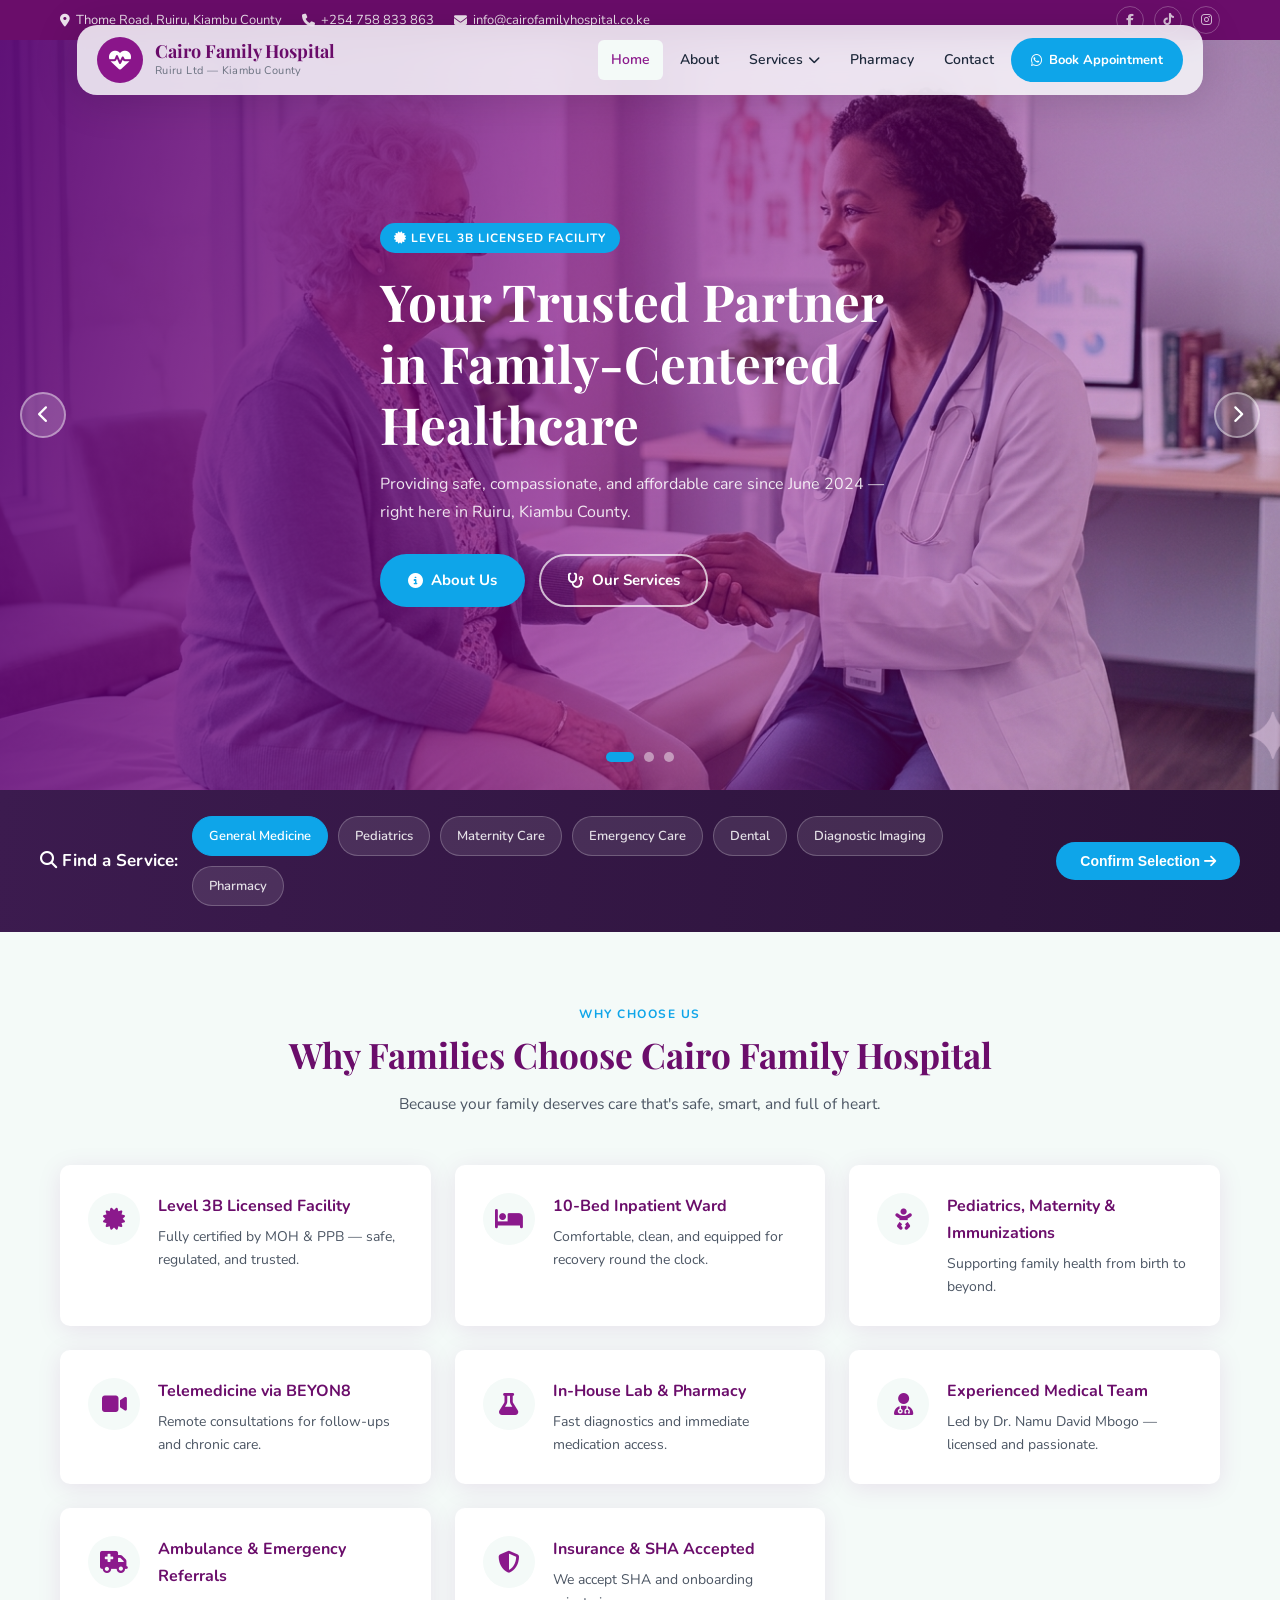
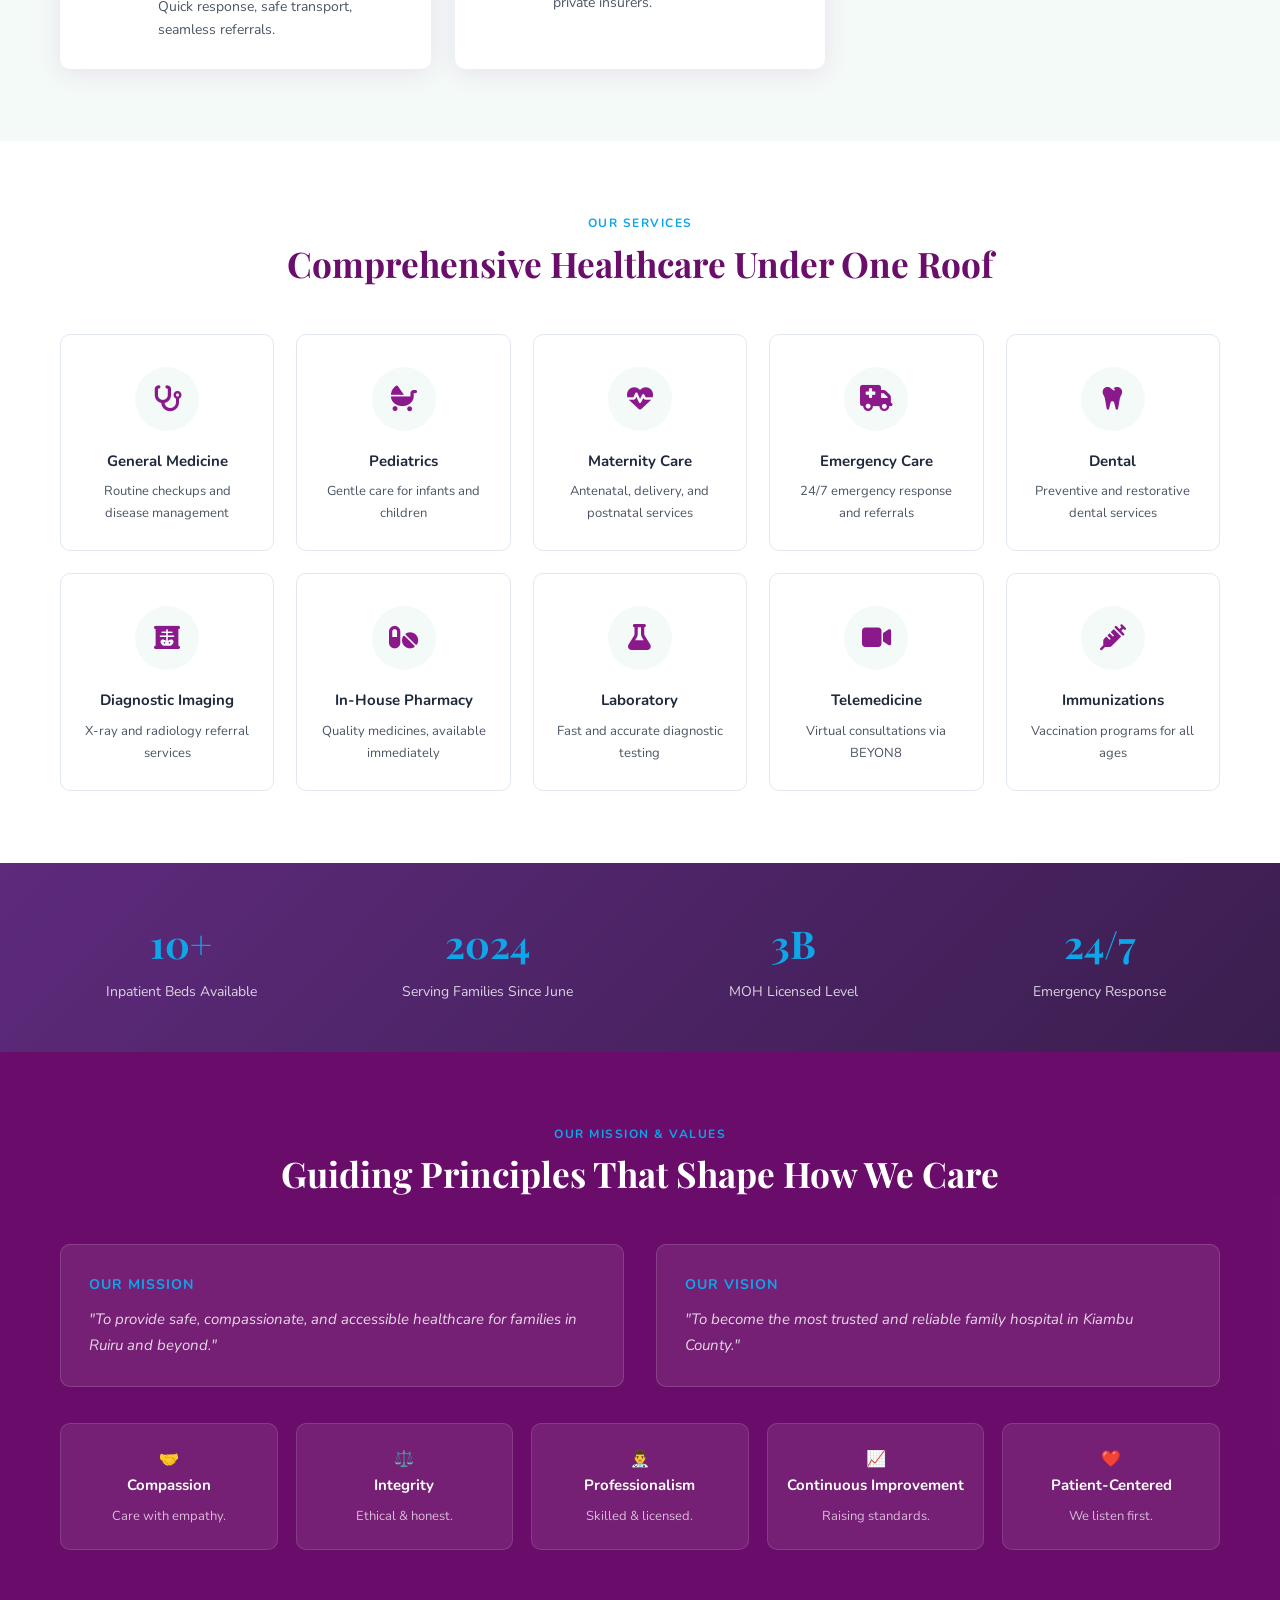
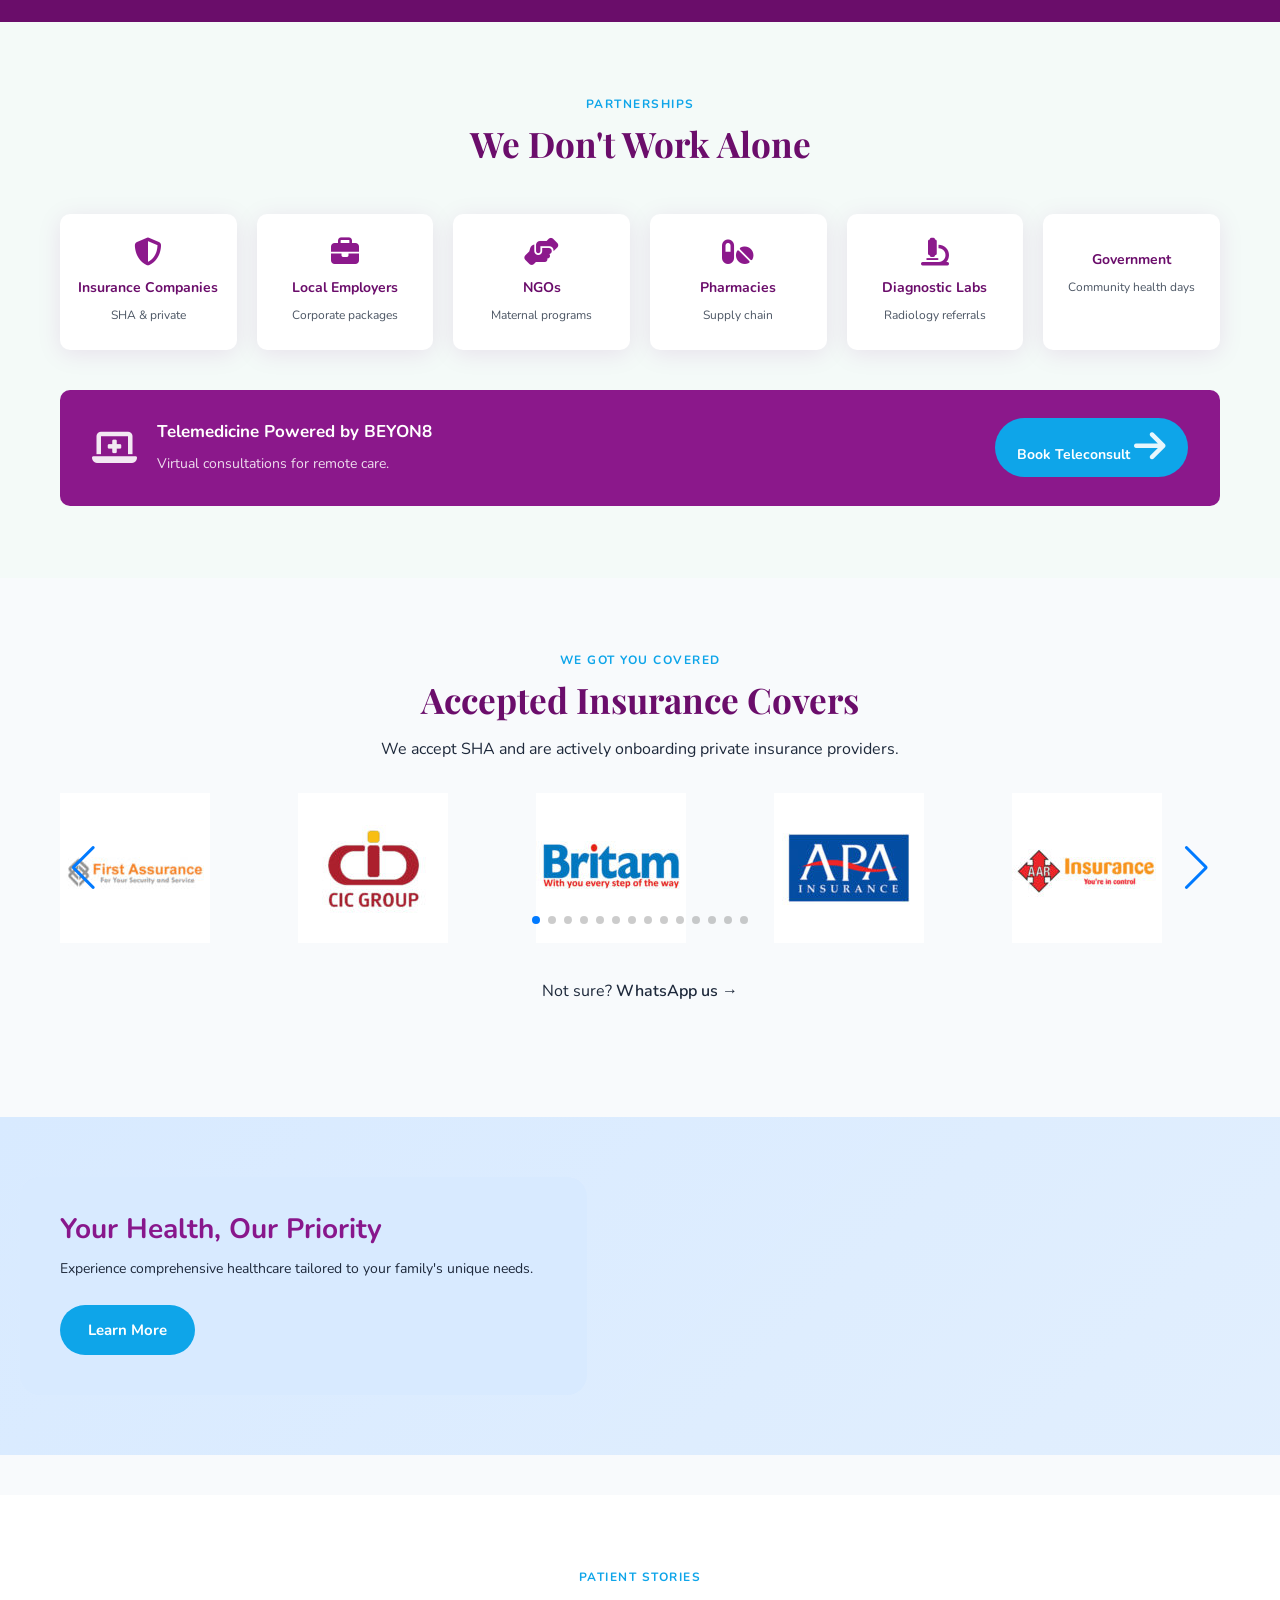
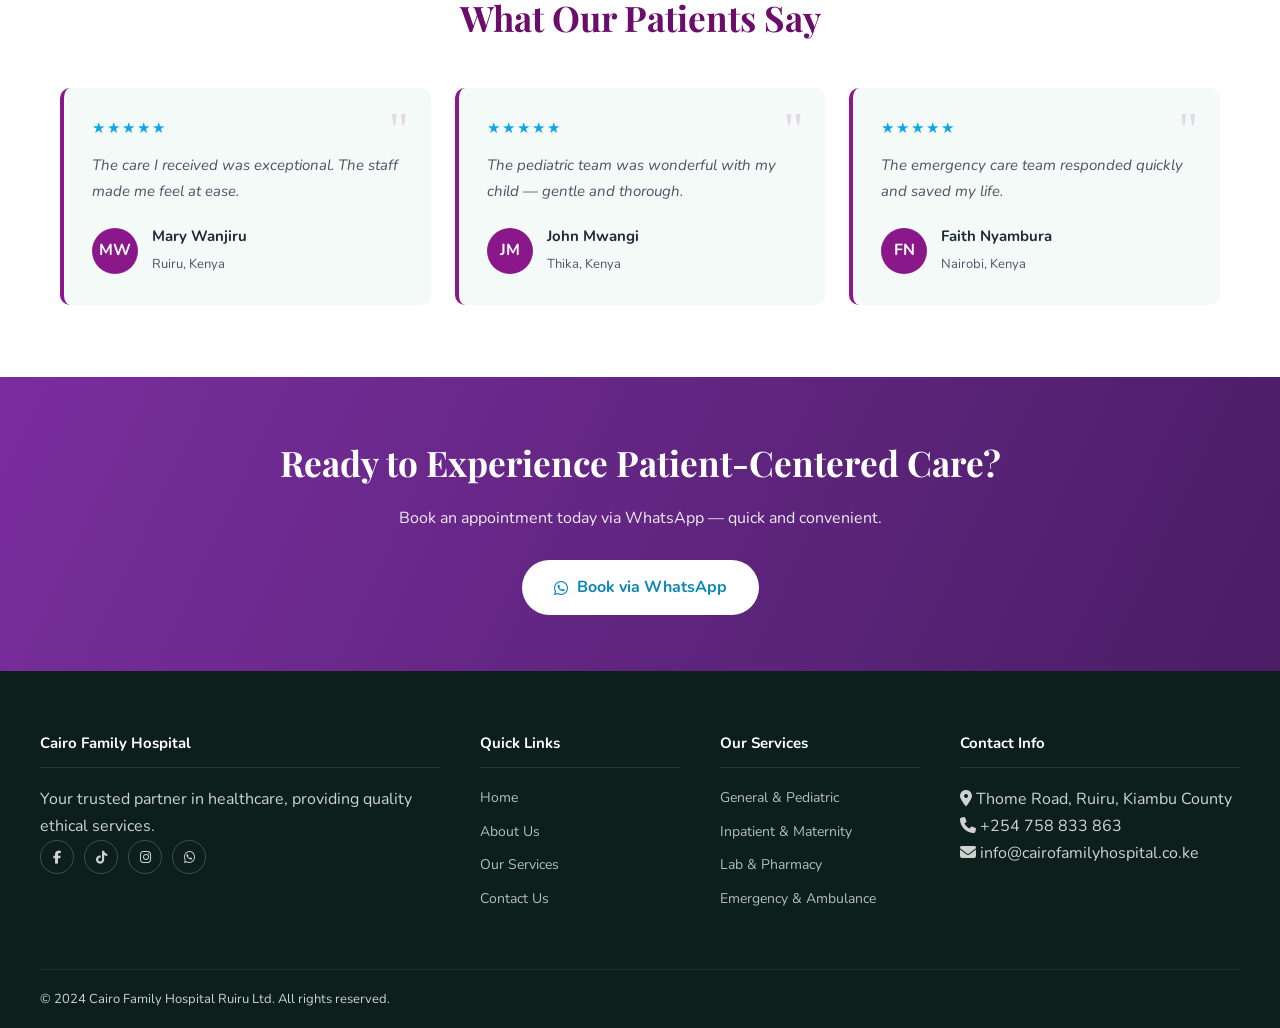
<file: index.html>
<!DOCTYPE html>
<html lang="en">

<head>
  <meta charset="UTF-8">
  <meta name="viewport" content="width=device-width, initial-scale=1.0, user-scalable=yes">
  <meta name="description"
    content="Cairo Family Hospital Ruiru Ltd — providing safe, compassionate, and affordable healthcare for families since June 2024.">
  <meta name="keywords"
    content="Cairo Family Hospital, healthcare, medical services, family care, Ruiru, Kenya, Level 3B hospital, Kiambu County">
  <title>Cairo Family Hospital - Home</title>
  <!-- Preconnect for performance -->
  <link rel="preconnect" href="https://fonts.googleapis.com">
  <link rel="preconnect" href="https://fonts.gstatic.com" crossorigin>
  <link rel="icon" type="image/jpeg" href="assets/cairo favicon.JPG" />
  <link
    href="https://fonts.googleapis.com/css2?family=Nunito:wght@400;600;700;800&family=Playfair+Display:wght@600;700&display=swap"
    rel="stylesheet">
  <link rel="stylesheet" href="https://cdnjs.cloudflare.com/ajax/libs/font-awesome/6.5.0/css/all.min.css">
  <!-- Swiper CSS for Insurance Carousel -->
  <link rel="stylesheet" href="https://unpkg.com/swiper@8/swiper-bundle.min.css">
  <!-- External CSS -->
  <link rel="stylesheet" href="style.css">
</head>

<body>
  <div class="topbar">
    <div class="wrap">
      <div class="topbar-left">
        <a href="#"><i class="fas fa-map-marker-alt"></i> Thome Road, Ruiru, Kiambu County</a>
        <a href="tel:+254758833863"><i class="fas fa-phone"></i> +254 758 833 863</a>
        <a href="mailto:info@cairofamilyhospital.co.ke"><i class="fas fa-envelope"></i>
          info@cairofamilyhospital.co.ke</a>
      </div>
      <div class="topbar-right">
        <a href="https://www.facebook.com/profile.php?id=100094585454733" target="_blank"><i
            class="fab fa-facebook-f"></i></a>
        <a href="https://www.tiktok.com/@cairo.family.hosp" target="_blank"><i class="fab fa-tiktok"></i></a>
        <a href="https://www.instagram.com/cairo_family_hospital" target="_blank"><i class="fab fa-instagram"></i></a>
      </div>
    </div>
  </div>

  <nav>
    <div class="nav-inner">
      <a href="index.html" class="logo">
        <div class="logo-icon"><i class="fas fa-heartbeat"></i></div>
        <div class="logo-text"><strong>Cairo Family Hospital</strong><span>Ruiru Ltd — Kiambu County</span></div>
      </a>
      <button class="hamburger" id="hamburgerBtn" aria-label="Menu"><span></span><span></span><span></span></button>
      <div class="nav-links" id="navLinks">
        <a href="index.html" class="active">Home</a>
        <a href="about.html">About</a>
        <div class="dropdown" id="servicesDropdown">
          <a href="services.html" class="dropdown-toggle">Services <i class="fas fa-chevron-down"></i></a>
          <div class="dropdown-menu"><a href="services.html#general">General Medicine</a><a
              href="dental.html">Dental</a><a href="paediatrics.html">Pediatrics</a><a
              href="maternity.html">Maternity</a></div>
        </div>
        <a href="pharmacy.html">Pharmacy</a>
        <a href="contact.html">Contact</a>
        <a href="https://wa.me/254758833863?text=Hello%20Cairo%20Family%20Hospital,%20I%20would%20like%20to%20book%20an%20appointment."
          target="_blank" class="btn-appt"><i class="fab fa-whatsapp"></i> Book Appointment</a>
      </div>
    </div>
  </nav>

  <section class="hero">
    <div class="hero-background" style="background-image: url('assets/background.png');"></div>
    <div class="slides" id="heroSlides">
      <div class="slide">
        <div class="slide-content">
          <div class="slide-tag"><i class="fas fa-certificate"></i> Level 3B Licensed Facility</div>
          <h1>Your Trusted Partner in Family-Centered Healthcare</h1>
          <p>Providing safe, compassionate, and affordable care since June 2024 — right here in Ruiru, Kiambu County.
          </p>
          <div class="slide-btns"><a href="about.html" class="btn-primary"><i class="fas fa-info-circle"></i> About
              Us</a><a href="services.html" class="btn-outline"><i class="fas fa-stethoscope"></i> Our Services</a>
          </div>
        </div>
      </div>
      <div class="slide">
        <div class="slide-content">
          <div class="slide-tag"><i class="fas fa-child"></i> Pediatrics & Maternity</div>
          <h1>Expert Care for Every Family Member</h1>
          <p>From pediatrics to chronic disease management, we are here for you.</p>
          <div class="slide-btns"><a href="services.html" class="btn-primary"><i class="fas fa-list-ul"></i> View
              Services</a><a href="contact.html" class="btn-outline"><i class="fas fa-phone-alt"></i> Contact Us</a>
          </div>
        </div>
      </div>
      <div class="slide">
        <div class="slide-content">
          <div class="slide-tag"><i class="fas fa-ambulance"></i> Emergency & Ambulance</div>
          <h1>Quick Response When You Need It Most</h1>
          <p>Emergency care team and ambulance service ready 24/7.</p>
          <div class="slide-btns"><a href="tel:+254758833863" class="btn-primary"><i class="fas fa-phone"></i> Call
              Now</a><a href="https://wa.me/254758833863" target="_blank" class="btn-outline"><i
                class="fab fa-whatsapp"></i> WhatsApp Us</a></div>
        </div>
      </div>
    </div>
    <button class="hero-arrow prev" id="prevSlide"><i class="fas fa-chevron-left"></i></button>
    <button class="hero-arrow next" id="nextSlide"><i class="fas fa-chevron-right"></i></button>
    <div class="hero-nav" id="heroDots"><button class="hero-dot active" data-slide="0"></button><button class="hero-dot"
        data-slide="1"></button><button class="hero-dot" data-slide="2"></button></div>
  </section>

  <div class="finder">
    <div class="finder-inner">
      <h3><i class="fas fa-search"></i> Find a Service:</h3>
      <div class="finder-chips">
        <div class="chip sel" data-service="General Medicine">General Medicine</div>
        <div class="chip" data-service="Pediatrics">Pediatrics</div>
        <div class="chip" data-service="Maternity Care">Maternity Care</div>
        <div class="chip" data-service="Emergency Care">Emergency Care</div>
        <div class="chip" data-service="Dental">Dental</div>
        <div class="chip" data-service="Diagnostic Imaging">Diagnostic Imaging</div>
        <div class="chip" data-service="Pharmacy">Pharmacy</div>
      </div><button class="finder-btn" id="confirmServiceBtn">Confirm Selection <i
          class="fas fa-arrow-right"></i></button>
    </div>
  </div>

  <section class="why">
    <div class="wrap">
      <div class="section-header center">
        <div class="section-tag">Why Choose Us</div>
        <h2 class="section-title">Why Families Choose Cairo Family Hospital</h2>
        <p class="section-sub">Because your family deserves care that's safe, smart, and full of heart.</p>
      </div>
      <div class="why-grid">
        <div class="why-card">
          <div class="why-icon"><i class="fas fa-certificate"></i></div>
          <div>
            <h4>Level 3B Licensed Facility</h4>
            <p>Fully certified by MOH & PPB — safe, regulated, and trusted.</p>
          </div>
        </div>
        <div class="why-card">
          <div class="why-icon"><i class="fas fa-bed"></i></div>
          <div>
            <h4>10-Bed Inpatient Ward</h4>
            <p>Comfortable, clean, and equipped for recovery round the clock.</p>
          </div>
        </div>
        <div class="why-card">
          <div class="why-icon"><i class="fas fa-baby"></i></div>
          <div>
            <h4>Pediatrics, Maternity & Immunizations</h4>
            <p>Supporting family health from birth to beyond.</p>
          </div>
        </div>
        <div class="why-card">
          <div class="why-icon"><i class="fas fa-video"></i></div>
          <div>
            <h4>Telemedicine via BEYON8</h4>
            <p>Remote consultations for follow-ups and chronic care.</p>
          </div>
        </div>
        <div class="why-card">
          <div class="why-icon"><i class="fas fa-flask"></i></div>
          <div>
            <h4>In-House Lab & Pharmacy</h4>
            <p>Fast diagnostics and immediate medication access.</p>
          </div>
        </div>
        <div class="why-card">
          <div class="why-icon"><i class="fas fa-user-md"></i></div>
          <div>
            <h4>Experienced Medical Team</h4>
            <p>Led by Dr. Namu David Mbogo — licensed and passionate.</p>
          </div>
        </div>
        <div class="why-card">
          <div class="why-icon"><i class="fas fa-ambulance"></i></div>
          <div>
            <h4>Ambulance & Emergency Referrals</h4>
            <p>Quick response, safe transport, seamless referrals.</p>
          </div>
        </div>
        <div class="why-card">
          <div class="why-icon"><i class="fas fa-shield-alt"></i></div>
          <div>
            <h4>Insurance & SHA Accepted</h4>
            <p>We accept SHA and onboarding private insurers.</p>
          </div>
        </div>
      </div>
    </div>
  </section>

  <section class="services" style="background:#fff;">
    <div class="wrap">
      <div class="section-header center">
        <div class="section-tag">Our Services</div>
        <h2 class="section-title">Comprehensive Healthcare Under One Roof</h2>
      </div>
      <div class="services-grid">
        <div class="svc-card">
          <div class="svc-icon"><i class="fas fa-stethoscope"></i></div>
          <h4>General Medicine</h4>
          <p>Routine checkups and disease management</p>
        </div>
        <div class="svc-card">
          <div class="svc-icon"><i class="fas fa-baby-carriage"></i></div>
          <h4>Pediatrics</h4>
          <p>Gentle care for infants and children</p>
        </div>
        <div class="svc-card">
          <div class="svc-icon"><i class="fas fa-heartbeat"></i></div>
          <h4>Maternity Care</h4>
          <p>Antenatal, delivery, and postnatal services</p>
        </div>
        <div class="svc-card">
          <div class="svc-icon"><i class="fas fa-ambulance"></i></div>
          <h4>Emergency Care</h4>
          <p>24/7 emergency response and referrals</p>
        </div>
        <div class="svc-card">
          <div class="svc-icon"><i class="fas fa-tooth"></i></div>
          <h4>Dental</h4>
          <p>Preventive and restorative dental services</p>
        </div>
        <div class="svc-card">
          <div class="svc-icon"><i class="fas fa-x-ray"></i></div>
          <h4>Diagnostic Imaging</h4>
          <p>X-ray and radiology referral services</p>
        </div>
        <div class="svc-card">
          <div class="svc-icon"><i class="fas fa-pills"></i></div>
          <h4>In-House Pharmacy</h4>
          <p>Quality medicines, available immediately</p>
        </div>
        <div class="svc-card">
          <div class="svc-icon"><i class="fas fa-flask"></i></div>
          <h4>Laboratory</h4>
          <p>Fast and accurate diagnostic testing</p>
        </div>
        <div class="svc-card">
          <div class="svc-icon"><i class="fas fa-video"></i></div>
          <h4>Telemedicine</h4>
          <p>Virtual consultations via BEYON8</p>
        </div>
        <div class="svc-card">
          <div class="svc-icon"><i class="fas fa-syringe"></i></div>
          <h4>Immunizations</h4>
          <p>Vaccination programs for all ages</p>
        </div>
      </div>
    </div>
  </section>

  <div class="stats">
    <div class="stats-grid">
      <div class="stat-item">
        <h3>10+</h3>
        <p>Inpatient Beds Available</p>
      </div>
      <div class="stat-item">
        <h3>2024</h3>
        <p>Serving Families Since June</p>
      </div>
      <div class="stat-item">
        <h3>3B</h3>
        <p>MOH Licensed Level</p>
      </div>
      <div class="stat-item">
        <h3>24/7</h3>
        <p>Emergency Response</p>
      </div>
    </div>
  </div>

  <section class="mission">
    <div class="wrap">
      <div class="section-header center">
        <div class="section-tag">Our Mission & Values</div>
        <h2 class="section-title">Guiding Principles That Shape How We Care</h2>
      </div>
      <div class="mission-grid">
        <div class="mission-box">
          <h4>Our Mission</h4>
          <p>"To provide safe, compassionate, and accessible healthcare for families in Ruiru and beyond."</p>
        </div>
        <div class="mission-box">
          <h4>Our Vision</h4>
          <p>"To become the most trusted and reliable family hospital in Kiambu County."</p>
        </div>
      </div>
      <div class="values-grid">
        <div class="val-card">
          <div class="val-emoji">🤝</div>
          <h5>Compassion</h5>
          <p>Care with empathy.</p>
        </div>
        <div class="val-card">
          <div class="val-emoji">⚖️</div>
          <h5>Integrity</h5>
          <p>Ethical & honest.</p>
        </div>
        <div class="val-card">
          <div class="val-emoji">👨‍⚕️</div>
          <h5>Professionalism</h5>
          <p>Skilled & licensed.</p>
        </div>
        <div class="val-card">
          <div class="val-emoji">📈</div>
          <h5>Continuous Improvement</h5>
          <p>Raising standards.</p>
        </div>
        <div class="val-card">
          <div class="val-emoji">❤️</div>
          <h5>Patient-Centered</h5>
          <p>We listen first.</p>
        </div>
      </div>
    </div>
  </section>

  <section class="partners">
    <div class="wrap">
      <div class="section-header center">
        <div class="section-tag">Partnerships</div>
        <h2 class="section-title">We Don't Work Alone</h2>
      </div>
      <div class="partners-grid">
        <div class="partner-card"><i class="fas fa-shield-alt"></i>
          <h5>Insurance Companies</h5>
          <p>SHA & private</p>
        </div>
        <div class="partner-card"><i class="fas fa-briefcase"></i>
          <h5>Local Employers</h5>
          <p>Corporate packages</p>
        </div>
        <div class="partner-card"><i class="fas fa-hands-helping"></i>
          <h5>NGOs</h5>
          <p>Maternal programs</p>
        </div>
        <div class="partner-card"><i class="fas fa-pills"></i>
          <h5>Pharmacies</h5>
          <p>Supply chain</p>
        </div>
        <div class="partner-card"><i class="fas fa-microscope"></i>
          <h5>Diagnostic Labs</h5>
          <p>Radiology referrals</p>
        </div>
        <div class="partner-card"><i class="fas fa-flag-kenya"></i>
          <h5>Government</h5>
          <p>Community health days</p>
        </div>
      </div>
      <div class="tele-banner"><i class="fas fa-laptop-medical"></i>
        <div><strong>Telemedicine Powered by BEYON8</strong><span>Virtual consultations for remote care.</span></div><a
          href="https://wa.me/254758833863?text=I'd%20like%20a%20telemedicine%20consultation" target="_blank">Book
          Teleconsult <i class="fas fa-arrow-right"></i></a>
      </div>
    </div>
  </section>

  <section class="insurance-section">
    <div class="wrap" style="text-align:center;">
      <div class="section-tag">We Got You Covered</div>
      <h2 class="section-title">Accepted Insurance Covers</h2>
      <p style="color:var(--text-light); max-width:550px; margin:0 auto 30px;">We accept SHA and are actively onboarding
        private insurance providers.</p>
      <div class="swiper insurance-carousel">
        <div class="swiper-wrapper">
          <div class="swiper-slide"><img src="assets/first-assurance-logo-150x150.jpg" alt="First Assurance"
              onerror="this.src='https://placehold.co/150x60/f3e6f3/800080?text=First+Assurance'"></div>
          <div class="swiper-slide"><img src="assets/cic-logo-150x150.jpg" alt="CIC"
              onerror="this.src='https://placehold.co/150x60/f3e6f3/800080?text=CIC'"></div>
          <div class="swiper-slide"><img src="assets/britam-150x150.jpg" alt="Britam"></div>
          <div class="swiper-slide"><img src="assets/apa-logo-150x150.jpg" alt="APA"></div>
          <div class="swiper-slide"><img src="assets/aar-insurance-150x150.jpg" alt="AAR"></div>
          <div class="swiper-slide"><img src="assets/heritage.jpg" alt="Heritage"></div>
          <div class="swiper-slide"><img src="assets/mua-logo-150x150.jpg" alt="MUA"></div>
          <div class="swiper-slide"><img src="assets/pacis-logo-150x150.jpg" alt="Pacis"></div>
          <div class="swiper-slide"><img src="assets/saham-logo-150x150.jpg" alt="Saham"></div>
          <div class="swiper-slide"><img src="assets/sanlam-logo-150x150.jpg" alt="Sanlam"></div>
          <div class="swiper-slide"><img src="assets/sedgwick-logo-150x150.jpg" alt="Sedgwick"></div>
          <div class="swiper-slide"><img src="assets/minet-logo-150x150.jpg" alt="Minet"></div>
          <div class="swiper-slide"><img src="assets/madison-logo-150x150.jpg" alt="Madison"></div>
          <div class="swiper-slide"><img src="assets/liaison-logo-150x150.jpg" alt="Liaison"></div>
        </div>
        <div class="swiper-button-prev"></div>
        <div class="swiper-button-next"></div>
        <div class="swiper-pagination"></div>
      </div>
      <p style="margin-top:35px;">Not sure? <a href="https://wa.me/254758833863" target="_blank"
          style="color:var(--purple-solid); font-weight:600;">WhatsApp us →</a></p>
    </div>
  </section>

  <div class="featured-content">
    <div class="featured-box">
      <h2>Your Health, Our Priority</h2>
      <p>Experience comprehensive healthcare tailored to your family's unique needs.</p><a href="contact.html"
        class="btn-primary">Learn More</a>
    </div>
  </div>

  <section class="testimonials">
    <div class="wrap">
      <div class="section-header center">
        <div class="section-tag">Patient Stories</div>
        <h2 class="section-title">What Our Patients Say</h2>
      </div>
      <div class="testi-grid">
        <div class="testi-card">
          <div class="quote-icon">"</div>
          <div class="stars">★★★★★</div>
          <p>The care I received was exceptional. The staff made me feel at ease.</p>
          <div class="testi-author">
            <div class="testi-avatar">MW</div>
            <div><strong>Mary Wanjiru</strong><span>Ruiru, Kenya</span></div>
          </div>
        </div>
        <div class="testi-card">
          <div class="quote-icon">"</div>
          <div class="stars">★★★★★</div>
          <p>The pediatric team was wonderful with my child — gentle and thorough.</p>
          <div class="testi-author">
            <div class="testi-avatar">JM</div>
            <div><strong>John Mwangi</strong><span>Thika, Kenya</span></div>
          </div>
        </div>
        <div class="testi-card">
          <div class="quote-icon">"</div>
          <div class="stars">★★★★★</div>
          <p>The emergency care team responded quickly and saved my life.</p>
          <div class="testi-author">
            <div class="testi-avatar">FN</div>
            <div><strong>Faith Nyambura</strong><span>Nairobi, Kenya</span></div>
          </div>
        </div>
      </div>
    </div>
  </section>

  <div class="cta">
    <div class="wrap" style="text-align:center;">
      <h2>Ready to Experience Patient-Centered Care?</h2>
      <p>Book an appointment today via WhatsApp — quick and convenient.</p><a
        href="https://wa.me/254758833863?text=Hello%20Cairo%20Family%20Hospital,%20I%20would%20like%20to%20book%20an%20appointment."
        target="_blank"><i class="fab fa-whatsapp"></i> Book via WhatsApp</a>
    </div>
  </div>

  <footer>
    <div class="footer-grid">
      <div class="footer-about">
        <h4>Cairo Family Hospital</h4>
        <p>Your trusted partner in healthcare, providing quality ethical services.</p>
        <div class="footer-socials"><a href="https://www.facebook.com/profile.php?id=100094585454733" target="_blank"><i
              class="fab fa-facebook-f"></i></a><a href="https://www.tiktok.com/@cairo.family.hosp" target="_blank"><i
              class="fab fa-tiktok"></i></a><a href="https://www.instagram.com/cairo_family_hospital" target="_blank"><i
              class="fab fa-instagram"></i></a><a href="https://wa.me/254758833863" target="_blank"><i
              class="fab fa-whatsapp"></i></a></div>
      </div>
      <div class="footer-links">
        <h4>Quick Links</h4>
        <ul>
          <li><a href="index.html">Home</a></li>
          <li><a href="about.html">About Us</a></li>
          <li><a href="services.html">Our Services</a></li>
          <li><a href="contact.html">Contact Us</a></li>
        </ul>
      </div>
      <div class="footer-links">
        <h4>Our Services</h4>
        <ul>
          <li><a href="services.html">General & Pediatric</a></li>
          <li><a href="services.html">Inpatient & Maternity</a></li>
          <li><a href="services.html">Lab & Pharmacy</a></li>
          <li><a href="services.html">Emergency & Ambulance</a></li>
        </ul>
      </div>
      <div class="footer-contact">
        <h4>Contact Info</h4>
        <p><i class="fas fa-map-marker-alt"></i> Thome Road, Ruiru, Kiambu County</p>
        <p><i class="fas fa-phone"></i> +254 758 833 863</p>
        <p><i class="fas fa-envelope"></i> info@cairofamilyhospital.co.ke</p>
      </div>
    </div>
    <div class="footer-bottom"><span>© 2024 Cairo Family Hospital Ruiru Ltd. All rights reserved.</span></div>
  </footer>

  <button class="back-top" id="backTop"><i class="fas fa-chevron-up"></i></button>

  <script src="https://unpkg.com/swiper@8/swiper-bundle.min.js"></script>
  <script src="script.js"></script>
</body>

</html>
</file>
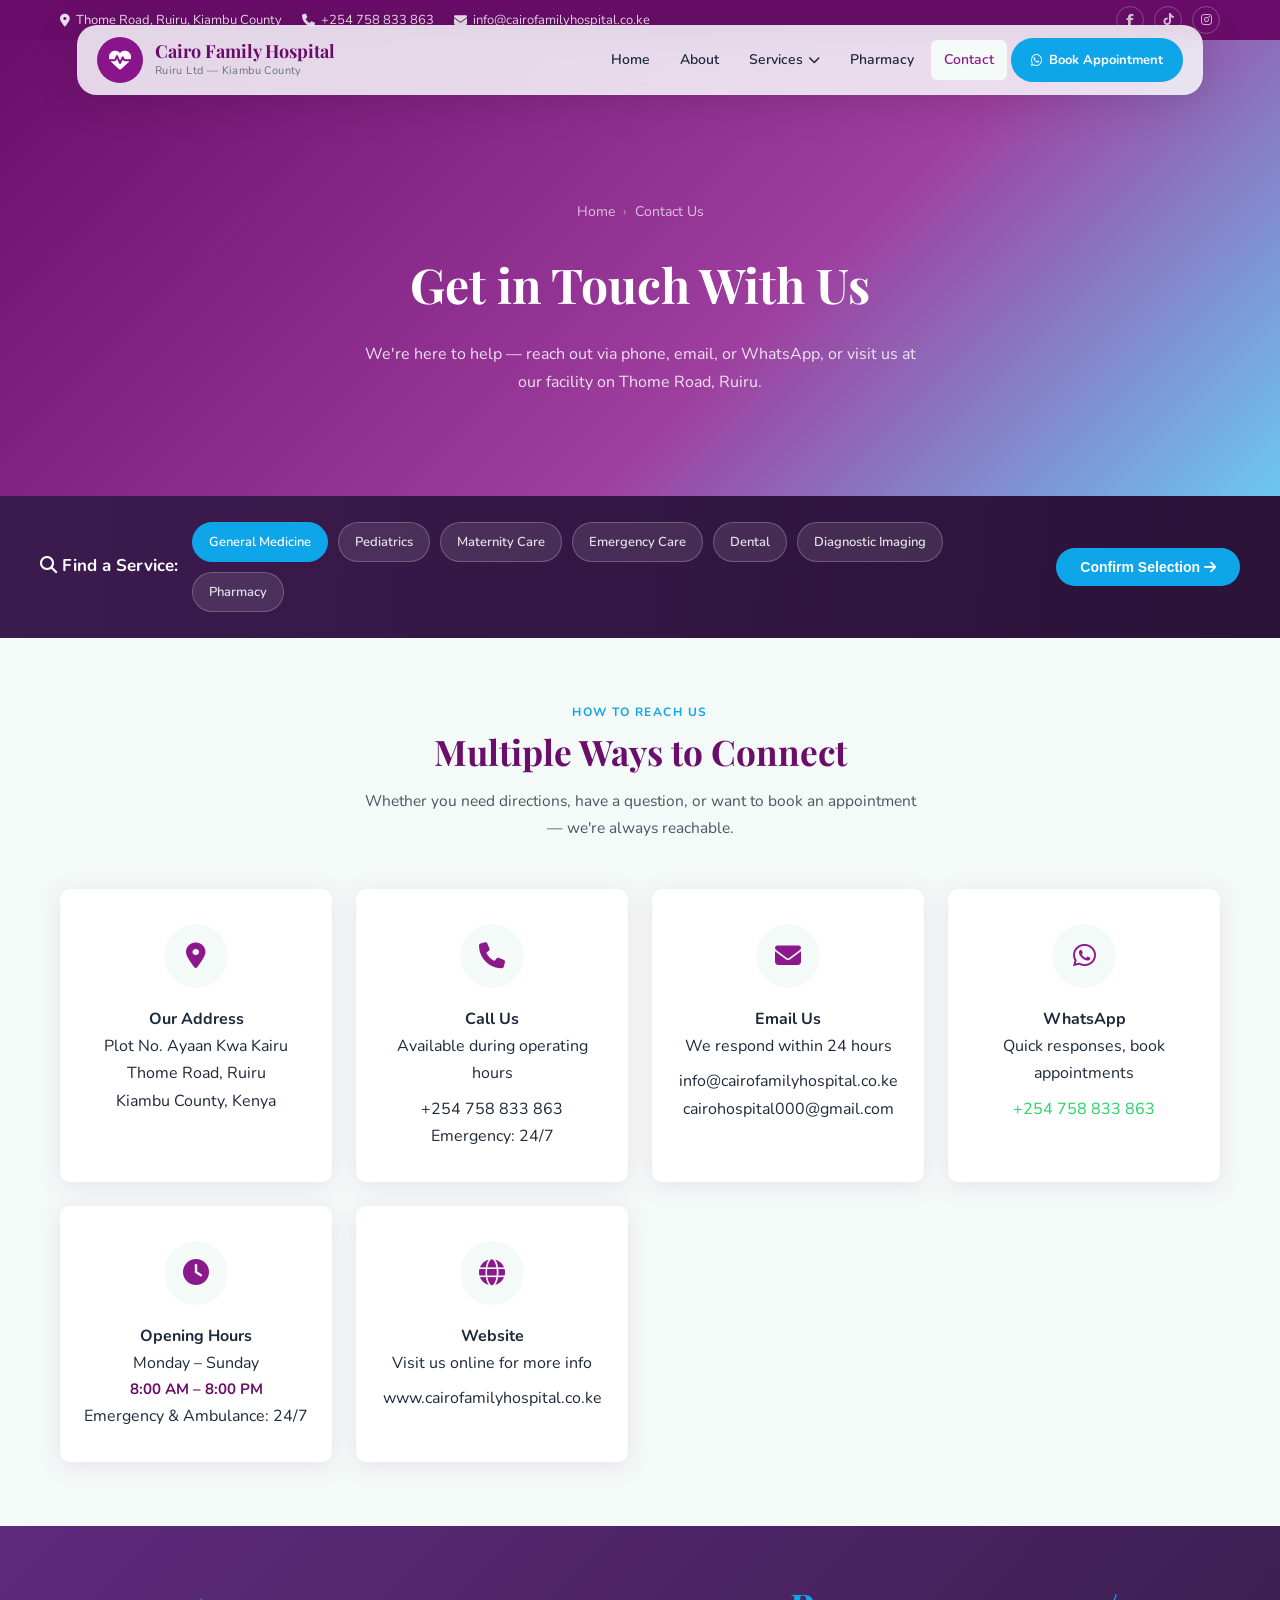
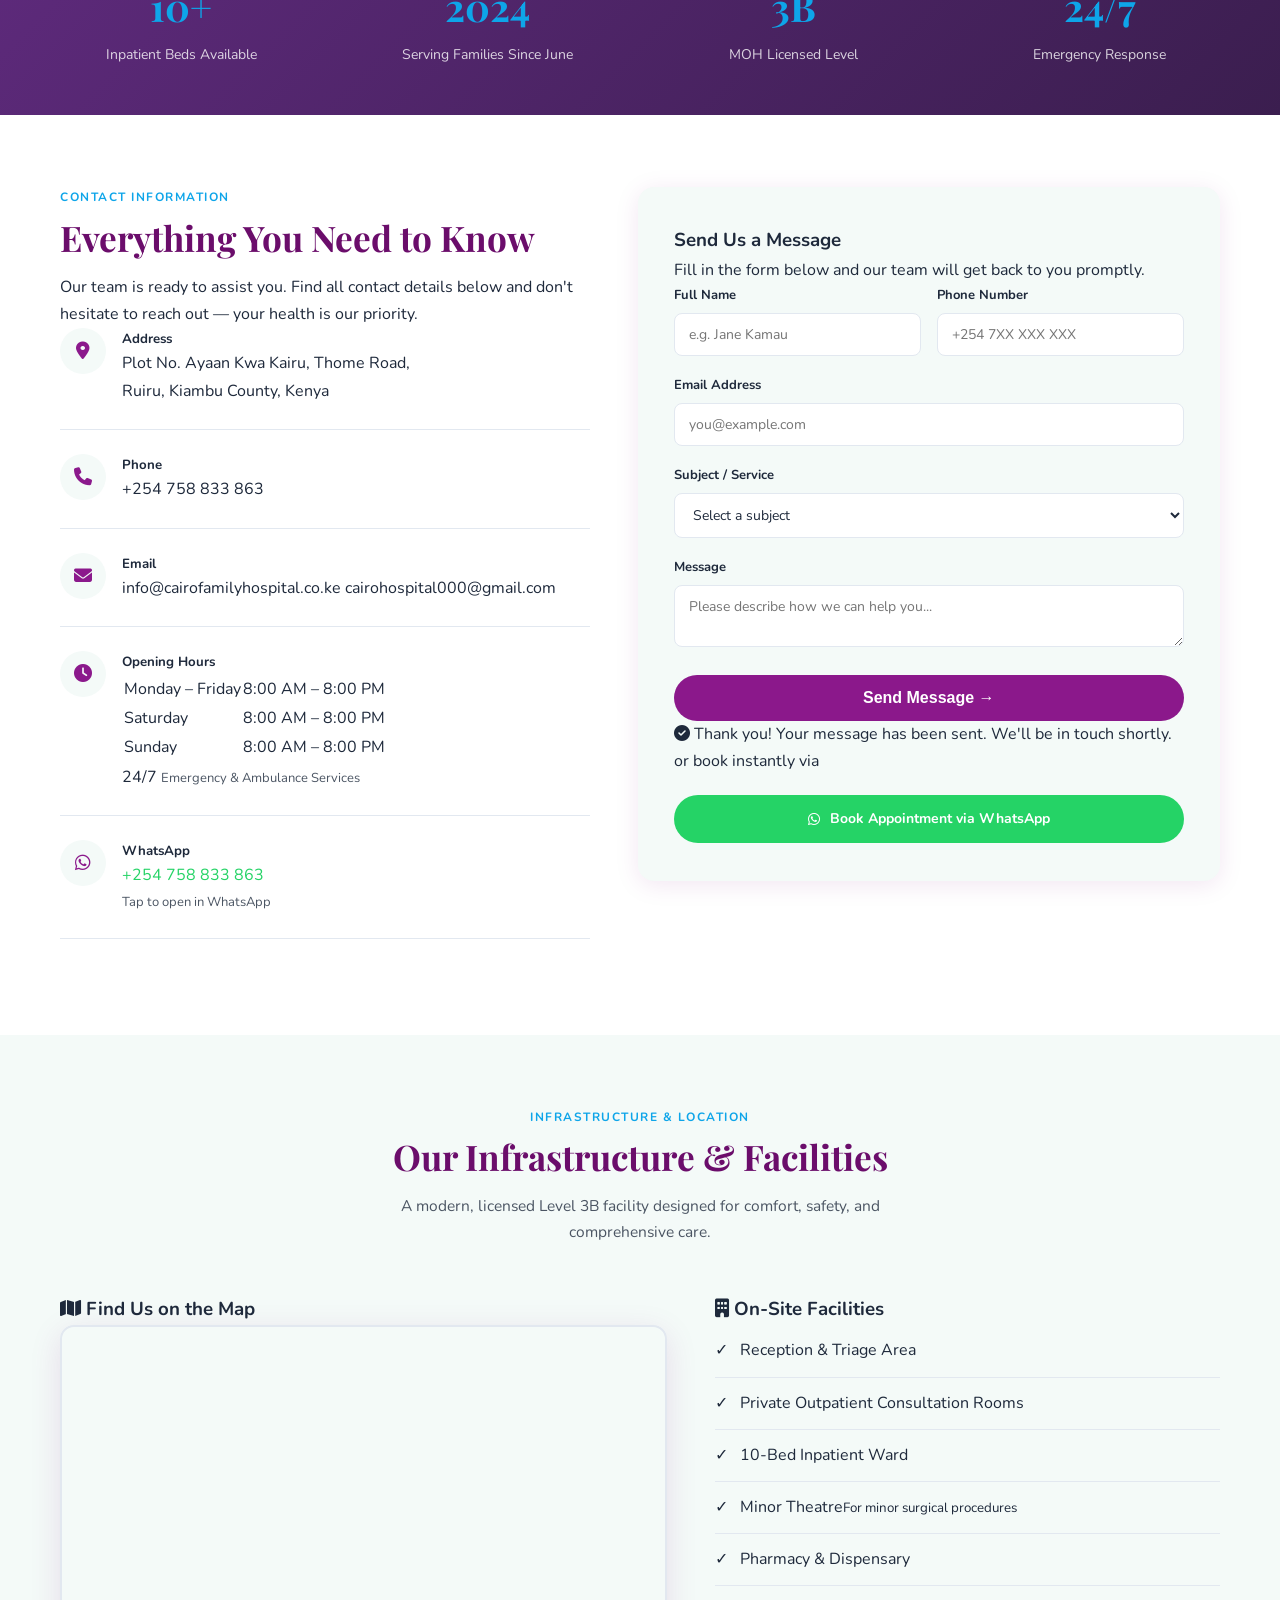
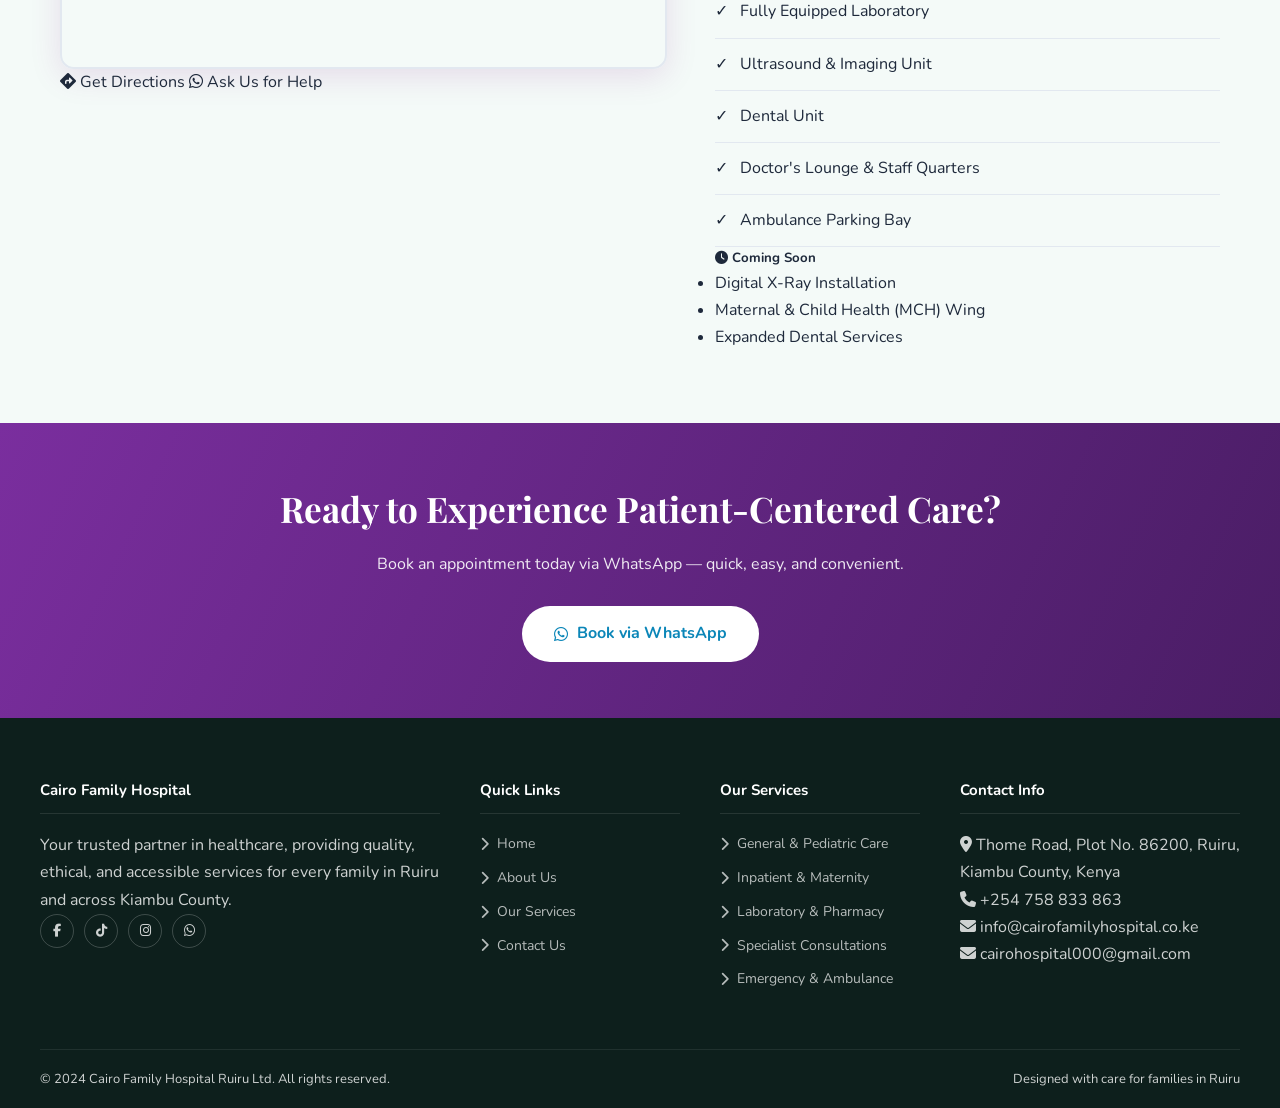
<file: contact.html>
<!DOCTYPE html>
<html lang="en">

<head>
  <meta charset="UTF-8">
  <meta name="viewport" content="width=device-width, initial-scale=1.0, user-scalable=yes">
  <meta name="description"
    content="Contact Cairo Family Hospital Ruiru Ltd — reach us via phone, email, WhatsApp, or visit our Level 3B facility on Thome Road, Kiambu County.">
  <meta name="keywords"
    content="Cairo Family Hospital, contact, Ruiru, Kenya, healthcare, clinic, phone, address, appointment">
  <title>Cairo Family Hospital - Contact Us</title>
  <link rel="icon" type="image/jpeg" href="assets/cairo favicon.JPG" />
  <link
    href="https://fonts.googleapis.com/css2?family=Nunito:wght@400;600;700;800&family=Playfair+Display:wght@600;700&display=swap"
    rel="stylesheet">
  <link rel="stylesheet" href="https://cdnjs.cloudflare.com/ajax/libs/font-awesome/6.5.0/css/all.min.css">
  <link rel="stylesheet" href="style.css">
  <style>
    /* Additional inline fixes to ensure mobile navbar works even if style.css has issues */
    @media (max-width: 768px) {
      .nav-links {
        display: none !important;
        position: absolute !important;
        top: calc(100% + 12px) !important;
        left: 16px !important;
        right: 16px !important;
        background: rgba(255, 255, 255, 0.98) !important;
        backdrop-filter: blur(16px) !important;
        flex-direction: column !important;
        align-items: stretch !important;
        gap: 8px !important;
        padding: 20px !important;
        border-radius: 20px !important;
        box-shadow: 0 20px 30px rgba(0, 0, 0, 0.15) !important;
        z-index: 999 !important;
        border: 1px solid rgba(128, 0, 128, 0.2) !important;
        opacity: 0 !important;
        transform: translateY(-10px) !important;
        transition: opacity 0.25s ease, transform 0.25s ease !important;
        pointer-events: none !important;
      }

      .nav-links.show {
        display: flex !important;
        opacity: 1 !important;
        transform: translateY(0) !important;
        pointer-events: auto !important;
      }

      .hamburger {
        display: flex !important;
      }

      .dropdown-menu {
        position: static !important;
        box-shadow: none !important;
        padding-left: 24px !important;
        background: #faf5fa !important;
        width: 100% !important;
      }

      .dropdown.active .dropdown-menu {
        display: block !important;
      }
    }

    @media (max-width: 480px) {
      .logo-text strong {
        font-size: 14px;
      }

      .logo-text span {
        font-size: 9px;
      }

      .logo-icon {
        width: 38px;
        height: 38px;
        font-size: 18px;
      }
    }

    /* Additional styles for page-hero */
    .page-hero {
      padding-top: 120px;
      padding-bottom: 60px;
      background: linear-gradient(135deg, var(--primary-dark) 0%, rgba(128, 0, 128, 0.75) 60%, rgba(14, 165, 233, 0.6) 100%);
      position: relative;
      overflow: hidden;
    }

    .page-hero-content {
      max-width: 1200px;
      margin: 0 auto;
      padding: 40px 20px;
      position: relative;
      z-index: 2;
      text-align: center;
    }

    .page-hero-breadcrumb {
      display: flex;
      align-items: center;
      justify-content: center;
      gap: 8px;
      font-size: 14px;
      color: rgba(255, 255, 255, 0.7);
      margin-bottom: 20px;
    }

    .page-hero-breadcrumb a {
      color: rgba(255, 255, 255, 0.7);
      transition: color 0.2s;
    }

    .page-hero-breadcrumb a:hover {
      color: var(--accent);
    }

    .page-hero-breadcrumb .sep {
      color: rgba(255, 255, 255, 0.4);
    }

    .page-hero-content h1 {
      font-family: 'Playfair Display', serif;
      font-size: clamp(2rem, 4vw, 3rem);
      color: #fff;
      margin-bottom: 16px;
    }

    .page-hero-content p {
      color: rgba(255, 255, 255, 0.85);
      font-size: 16px;
      max-width: 560px;
      margin: 0 auto;
    }

    .page-hero-pattern {
      position: absolute;
      inset: 0;
      background: url('data:image/svg+xml,<svg xmlns="http://www.w3.org/2000/svg" viewBox="0 0 100 100" opacity="0.05"><path fill="white" d="M10,10 L20,20 M30,30 L40,40 M50,50 L60,60 M70,70 L80,80"/></svg>');
      background-size: 40px;
    }
  </style>
</head>

<body>

  <!-- TOP BAR -->
  <div class="topbar">
    <div class="wrap">
      <div class="topbar-left">
        <a href="#"><i class="fas fa-map-marker-alt"></i> Thome Road, Ruiru, Kiambu County</a>
        <a href="tel:+254758833863"><i class="fas fa-phone"></i> +254 758 833 863</a>
        <a href="mailto:info@cairofamilyhospital.co.ke"><i class="fas fa-envelope"></i>
          info@cairofamilyhospital.co.ke</a>
      </div>
      <div class="topbar-right">
        <a href="https://www.facebook.com/profile.php?id=100094585454733" target="_blank" aria-label="Facebook"><i
            class="fab fa-facebook-f"></i></a>
        <a href="https://www.tiktok.com/@cairo.family.hosp" target="_blank" aria-label="TikTok"><i
            class="fab fa-tiktok"></i></a>
        <a href="https://www.instagram.com/cairo_family_hospital" target="_blank" aria-label="Instagram"><i
            class="fab fa-instagram"></i></a>
      </div>
    </div>
  </div>

  <!-- NAVBAR (FIXED: removed inline onclick, added proper structure) -->
  <nav>
    <div class="nav-inner">
      <a href="index.html" class="logo">
        <div class="logo-icon"><i class="fas fa-heartbeat"></i></div>
        <div class="logo-text">
          <strong>Cairo Family Hospital</strong>
          <span>Ruiru Ltd — Kiambu County</span>
        </div>
      </a>
      <button class="hamburger" id="hamburgerBtn" aria-label="Menu" aria-expanded="false">
        <span></span>
        <span></span>
        <span></span>
      </button>
      <div class="nav-links" id="navLinks">
        <a href="index.html">Home</a>
        <a href="about.html">About</a>
        <!-- Services dropdown starts here -->
        <div class="dropdown" id="servicesDropdown">
          <a href="services.html" class="dropdown-toggle">Services <i class="fas fa-chevron-down"></i></a>
          <div class="dropdown-menu">
            <a href="services.html#general">General Medicine</a>
            <a href="dental.html">Dental</a>
            <a href="paediatrics.html">Pediatrics</a>
            <a href="maternity.html">Maternity</a>
          </div>
        </div>
        <!-- End of Services dropdown -->
        <a href="pharmacy.html">Pharmacy</a>
        <a href="contact.html" class="active">Contact</a>
        <a href="https://wa.me/254758833863?text=Hello%20Cairo%20Family%20Hospital,%20I%20would%20like%20to%20book%20an%20appointment."
          target="_blank" class="btn-appt"><i class="fab fa-whatsapp"></i> Book Appointment</a>
      </div>
    </div>
  </nav>

  <!-- PAGE HERO -->
  <div class="page-hero">
    <div class="page-hero-pattern"></div>
    <div class="page-hero-content">
      <div class="page-hero-breadcrumb">
        <a href="index.html">Home</a>
        <span class="sep">›</span>
        <span>Contact Us</span>
      </div>
      <h1>Get in Touch With Us</h1>
      <p>We're here to help — reach out via phone, email, or WhatsApp, or visit us at our facility on Thome Road, Ruiru.
      </p>
    </div>
  </div>

  <!-- QUICK SERVICE FINDER -->
  <div class="finder">
    <div class="finder-inner">
      <h3><i class="fas fa-search"></i> Find a Service:</h3>
      <div class="finder-chips">
        <div class="chip sel" data-service="General Medicine">General Medicine</div>
        <div class="chip" data-service="Pediatrics">Pediatrics</div>
        <div class="chip" data-service="Maternity Care">Maternity Care</div>
        <div class="chip" data-service="Emergency Care">Emergency Care</div>
        <div class="chip" data-service="Dental">Dental</div>
        <div class="chip" data-service="Diagnostic Imaging">Diagnostic Imaging</div>
        <div class="chip" data-service="Pharmacy">Pharmacy</div>
      </div>
      <button class="finder-btn" id="confirmServiceBtn">Confirm Selection <i class="fas fa-arrow-right"></i></button>
    </div>
  </div>

  <!-- CONTACT INFO CARDS -->
  <section class="contact-cards-section">
    <div class="wrap">
      <div class="section-header center">
        <div class="section-tag">How to Reach Us</div>
        <h2 class="section-title">Multiple Ways to Connect</h2>
        <p class="section-sub">Whether you need directions, have a question, or want to book an appointment — we're
          always reachable.</p>
      </div>
      <div class="contact-cards-grid">
        <div class="contact-card">
          <div class="contact-card-icon"><i class="fas fa-map-marker-alt"></i></div>
          <h4>Our Address</h4>
          <p>Plot No. Ayaan Kwa Kairu</p>
          <p>Thome Road, Ruiru</p>
          <p>Kiambu County, Kenya</p>
        </div>
        <div class="contact-card">
          <div class="contact-card-icon"><i class="fas fa-phone"></i></div>
          <h4>Call Us</h4>
          <p style="margin-bottom:8px;">Available during operating hours</p>
          <a href="tel:+254758833863">+254 758 833 863</a>
          <div class="hours-badge">Emergency: 24/7</div>
        </div>
        <div class="contact-card">
          <div class="contact-card-icon"><i class="fas fa-envelope"></i></div>
          <h4>Email Us</h4>
          <p style="margin-bottom:8px;">We respond within 24 hours</p>
          <a href="mailto:info@cairofamilyhospital.co.ke">info@cairofamilyhospital.co.ke</a>
          <a href="mailto:cairohospital000@gmail.com" style="margin-top:6px;">cairohospital000@gmail.com</a>
        </div>
        <div class="contact-card">
          <div class="contact-card-icon"><i class="fab fa-whatsapp"></i></div>
          <h4>WhatsApp</h4>
          <p style="margin-bottom:8px;">Quick responses, book appointments</p>
          <a href="https://wa.me/254758833863" target="_blank" style="color:#25D366;">+254 758 833 863</a>
        </div>
        <div class="contact-card">
          <div class="contact-card-icon"><i class="fas fa-clock"></i></div>
          <h4>Opening Hours</h4>
          <p>Monday – Sunday</p>
          <p style="font-weight:700;color:var(--primary-dark);font-size:15px;">8:00 AM – 8:00 PM</p>
          <div class="hours-badge">Emergency &amp; Ambulance: 24/7</div>
        </div>
        <div class="contact-card">
          <div class="contact-card-icon"><i class="fas fa-globe"></i></div>
          <h4>Website</h4>
          <p style="margin-bottom:8px;">Visit us online for more info</p>
          <a href="http://www.cairofamilyhospital.co.ke" target="_blank">www.cairofamilyhospital.co.ke</a>
        </div>
      </div>
    </div>
  </section>

  <!-- STATS -->
  <div class="stats">
    <div class="stats-grid">
      <div class="stat-item">
        <h3>10+</h3>
        <p>Inpatient Beds Available</p>
      </div>
      <div class="stat-item">
        <h3>2024</h3>
        <p>Serving Families Since June</p>
      </div>
      <div class="stat-item">
        <h3>3B</h3>
        <p>MOH Licensed Level</p>
      </div>
      <div class="stat-item">
        <h3>24/7</h3>
        <p>Emergency Response</p>
      </div>
    </div>
  </div>

  <!-- MAIN CONTACT: INFO + FORM -->
  <section class="contact-main">
    <div class="wrap">
      <div class="contact-two-col">
        <div class="contact-info-block">
          <div class="section-tag">Contact Information</div>
          <h2 class="section-title">Everything You Need to Know</h2>
          <p>Our team is ready to assist you. Find all contact details below and don't hesitate to reach out — your
            health is our priority.</p>
          <div class="info-item">
            <div class="info-icon"><i class="fas fa-map-marker-alt"></i></div>
            <div>
              <h5>Address</h5>
              <p>Plot No. Ayaan Kwa Kairu, Thome Road,<br>Ruiru, Kiambu County, Kenya</p>
            </div>
          </div>
          <div class="info-item">
            <div class="info-icon"><i class="fas fa-phone"></i></div>
            <div>
              <h5>Phone</h5>
              <a href="tel:+254758833863">+254 758 833 863</a>
            </div>
          </div>
          <div class="info-item">
            <div class="info-icon"><i class="fas fa-envelope"></i></div>
            <div>
              <h5>Email</h5>
              <a href="mailto:info@cairofamilyhospital.co.ke">info@cairofamilyhospital.co.ke</a>
              <a href="mailto:cairohospital000@gmail.com">cairohospital000@gmail.com</a>
            </div>
          </div>
          <div class="info-item">
            <div class="info-icon"><i class="fas fa-clock"></i></div>
            <div>
              <h5>Opening Hours</h5>
              <table class="hours-table">
                <tr>
                  <td>Monday – Friday</td>
                  <td>8:00 AM – 8:00 PM</td>
                </tr>
                <tr>
                  <td>Saturday</td>
                  <td>8:00 AM – 8:00 PM</td>
                </tr>
                <tr>
                  <td>Sunday</td>
                  <td>8:00 AM – 8:00 PM</td>
                </tr>
              </table>
              <div class="hours-emergency">
                <span class="badge">24/7</span>
                <span style="font-size:13px;color:var(--text-muted);">Emergency &amp; Ambulance Services</span>
              </div>
            </div>
          </div>
          <div class="info-item">
            <div class="info-icon"><i class="fab fa-whatsapp"></i></div>
            <div>
              <h5>WhatsApp</h5>
              <a href="https://wa.me/254758833863" target="_blank" style="color:#25D366;">+254 758 833 863</a>
              <p style="font-size:13px;color:var(--text-muted);margin-top:2px;">Tap to open in WhatsApp</p>
            </div>
          </div>
        </div>
        <div class="contact-form-wrap">
          <h3>Send Us a Message</h3>
          <p>Fill in the form below and our team will get back to you promptly.</p>
          <form id="contactForm">
            <div class="form-row">
              <div class="form-group">
                <label for="fname">Full Name</label>
                <input type="text" id="fname" placeholder="e.g. Jane Kamau" required>
              </div>
              <div class="form-group">
                <label for="phone">Phone Number</label>
                <input type="tel" id="phone" placeholder="+254 7XX XXX XXX">
              </div>
            </div>
            <div class="form-group">
              <label for="email">Email Address</label>
              <input type="email" id="email" placeholder="you@example.com">
            </div>
            <div class="form-group">
              <label for="subject">Subject / Service</label>
              <select id="subject">
                <option value="" disabled selected>Select a subject</option>
                <option>General Inquiry</option>
                <option>Book an Appointment</option>
                <option>General Medicine</option>
                <option>Pediatrics</option>
                <option>Maternity Care</option>
                <option>Emergency Care</option>
                <option>Dental Services</option>
                <option>Diagnostic Imaging</option>
                <option>Pharmacy / Medication</option>
                <option>Telemedicine (BEYON8)</option>
                <option>Insurance / SHA Query</option>
                <option>Other</option>
              </select>
            </div>
            <div class="form-group">
              <label for="message">Message</label>
              <textarea id="message" placeholder="Please describe how we can help you..." required></textarea>
            </div>
            <button type="submit" class="form-submit">Send Message →</button>
          </form>
          <div class="form-success" id="formSuccess">
            <i class="fas fa-check-circle"></i> Thank you! Your message has been sent. We'll be in touch shortly.
          </div>
          <div class="or-divider">or book instantly via</div>
          <a href="https://wa.me/254758833863?text=Hello%20Cairo%20Family%20Hospital,%20I%20would%20like%20to%20book%20an%20appointment."
            target="_blank" class="wa-quick"><i class="fab fa-whatsapp"></i> Book Appointment via WhatsApp</a>
        </div>
      </div>
    </div>
  </section>

  <!-- MAP + FACILITIES -->
  <section class="facilities-section">
    <div class="wrap">
      <div class="section-header center">
        <div class="section-tag">Infrastructure &amp; Location</div>
        <h2 class="section-title">Our Infrastructure &amp; Facilities</h2>
        <p class="section-sub">A modern, licensed Level 3B facility designed for comfort, safety, and comprehensive
          care.</p>
      </div>
      <div class="facilities-two-col">
        <div class="map-block">
          <h3><i class="fas fa-map"></i> Find Us on the Map</h3>
          <div class="map-embed">
            <iframe
              src="https://www.google.com/maps/embed?pb=!1m18!1m12!1m3!1d3988.912284388864!2d36.96775977482623!3d-1.1549083982007647!2m3!1f0!2f0!3f0!3m2!1i1024!2i768!4f13.1!3m3!1m2!1s0x182f3c4c1f5f9c4d%3A0x8b2c5e5b5e5b5e5b!2sRuiru!5e0!3m2!1sen!2ske!4v1700000000000!5m2!1sen!2ske"
              allowfullscreen="" loading="lazy" referrerpolicy="no-referrer-when-downgrade">
            </iframe>
          </div>
          <div class="map-cta">
            <a href="https://maps.google.com/?q=Thome+Road+Ruiru+Kiambu" target="_blank" class="btn-primary-sm"><i
                class="fas fa-directions"></i> Get Directions</a>
            <a href="https://wa.me/254758833863?text=Hello,%20I%20need%20help%20finding%20Cairo%20Family%20Hospital."
              target="_blank" class="btn-outline-sm"><i class="fab fa-whatsapp"></i> Ask Us for Help</a>
          </div>
        </div>
        <div class="facilities-list">
          <h3><i class="fas fa-building"></i> On-Site Facilities</h3>
          <div class="facility-item">
            <div class="facility-check">✓</div>
            <div><span>Reception &amp; Triage Area</span></div>
          </div>
          <div class="facility-item">
            <div class="facility-check">✓</div>
            <div><span>Private Outpatient Consultation Rooms</span></div>
          </div>
          <div class="facility-item">
            <div class="facility-check">✓</div>
            <div><span>10-Bed Inpatient Ward</span></div>
          </div>
          <div class="facility-item">
            <div class="facility-check">✓</div>
            <div><span>Minor Theatre</span><small>For minor surgical procedures</small></div>
          </div>
          <div class="facility-item">
            <div class="facility-check">✓</div>
            <div><span>Pharmacy &amp; Dispensary</span></div>
          </div>
          <div class="facility-item">
            <div class="facility-check">✓</div>
            <div><span>Fully Equipped Laboratory</span></div>
          </div>
          <div class="facility-item">
            <div class="facility-check">✓</div>
            <div><span>Ultrasound &amp; Imaging Unit</span></div>
          </div>
          <div class="facility-item">
            <div class="facility-check">✓</div>
            <div><span>Dental Unit</span></div>
          </div>
          <div class="facility-item">
            <div class="facility-check">✓</div>
            <div><span>Doctor's Lounge &amp; Staff Quarters</span></div>
          </div>
          <div class="facility-item">
            <div class="facility-check">✓</div>
            <div><span>Ambulance Parking Bay</span></div>
          </div>
          <div class="coming-soon-box">
            <h5><i class="fas fa-clock"></i> Coming Soon</h5>
            <ul>
              <li>Digital X-Ray Installation</li>
              <li>Maternal &amp; Child Health (MCH) Wing</li>
              <li>Expanded Dental Services</li>
            </ul>
          </div>
        </div>
      </div>
    </div>
  </section>

  <!-- CTA -->
  <div class="cta">
    <div class="wrap" style="text-align:center;">
      <h2>Ready to Experience Patient-Centered Care?</h2>
      <p>Book an appointment today via WhatsApp — quick, easy, and convenient.</p>
      <a href="https://wa.me/254758833863?text=Hello%20Cairo%20Family%20Hospital,%20I%20would%20like%20to%20book%20an%20appointment."
        target="_blank"><i class="fab fa-whatsapp"></i> Book via WhatsApp</a>
    </div>
  </div>

  <!-- FOOTER -->
  <footer>
    <div class="footer-grid">
      <div class="footer-about">
        <h4>Cairo Family Hospital</h4>
        <p>Your trusted partner in healthcare, providing quality, ethical, and accessible services for every family in
          Ruiru and across Kiambu County.</p>
        <div class="footer-socials">
          <a href="https://www.facebook.com/profile.php?id=100094585454733" target="_blank" aria-label="Facebook"><i
              class="fab fa-facebook-f"></i></a>
          <a href="https://www.tiktok.com/@cairo.family.hosp" target="_blank" aria-label="TikTok"><i
              class="fab fa-tiktok"></i></a>
          <a href="https://www.instagram.com/cairo_family_hospital" target="_blank" aria-label="Instagram"><i
              class="fab fa-instagram"></i></a>
          <a href="https://wa.me/254758833863" target="_blank" aria-label="WhatsApp"><i class="fab fa-whatsapp"></i></a>
        </div>
      </div>
      <div class="footer-links">
        <h4>Quick Links</h4>
        <ul>
          <li><a href="index.html"><i class="fas fa-chevron-right"></i> Home</a></li>
          <li><a href="about.html"><i class="fas fa-chevron-right"></i> About Us</a></li>
          <li><a href="services.html"><i class="fas fa-chevron-right"></i> Our Services</a></li>
          <li><a href="contact.html"><i class="fas fa-chevron-right"></i> Contact Us</a></li>
        </ul>
      </div>
      <div class="footer-links">
        <h4>Our Services</h4>
        <ul>
          <li><a href="services.html"><i class="fas fa-chevron-right"></i> General &amp; Pediatric Care</a></li>
          <li><a href="services.html"><i class="fas fa-chevron-right"></i> Inpatient &amp; Maternity</a></li>
          <li><a href="services.html"><i class="fas fa-chevron-right"></i> Laboratory &amp; Pharmacy</a></li>
          <li><a href="services.html"><i class="fas fa-chevron-right"></i> Specialist Consultations</a></li>
          <li><a href="services.html"><i class="fas fa-chevron-right"></i> Emergency &amp; Ambulance</a></li>
        </ul>
      </div>
      <div class="footer-contact">
        <h4>Contact Info</h4>
        <p><i class="fas fa-map-marker-alt"></i> Thome Road, Plot No. 86200, Ruiru, Kiambu County, Kenya</p>
        <p><i class="fas fa-phone"></i> <a href="tel:+254758833863" style="color:inherit;">+254 758 833 863</a></p>
        <p><i class="fas fa-envelope"></i> <a href="mailto:info@cairofamilyhospital.co.ke"
            style="color:inherit;">info@cairofamilyhospital.co.ke</a></p>
        <p><i class="fas fa-envelope"></i> <a href="mailto:cairohospital000@gmail.com"
            style="color:inherit;">cairohospital000@gmail.com</a></p>
      </div>
    </div>
    <div class="footer-bottom">
      <span>© 2024 Cairo Family Hospital Ruiru Ltd. All rights reserved.</span>
      <span>Designed with care for families in Ruiru</span>
    </div>
  </footer>

  <button class="back-top" id="backTop" aria-label="Back to top"><i class="fas fa-chevron-up"></i></button>

  <!-- Fixed JavaScript for mobile navbar and page functionality -->
  <script>
    (function () {
      // ========== MOBILE NAVBAR FIX ==========
      const hamburger = document.getElementById('hamburgerBtn');
      const navLinks = document.getElementById('navLinks');
      const dropdown = document.getElementById('servicesDropdown');

      function toggleMenu() {
        if (!navLinks) return;
        const expanded = navLinks.classList.contains('show');
        navLinks.classList.toggle('show');
        if (hamburger) hamburger.classList.toggle('active');
        if (hamburger) hamburger.setAttribute('aria-expanded', !expanded);
        if (!expanded && dropdown && dropdown.classList.contains('active')) {
          dropdown.classList.remove('active');
        }
      }

      if (hamburger) {
        hamburger.addEventListener('click', function (e) {
          e.stopPropagation();
          toggleMenu();
        });
      }

      if (dropdown) {
        const toggleLink = dropdown.querySelector('.dropdown-toggle');
        if (toggleLink) {
          toggleLink.addEventListener('click', function (e) {
            if (window.innerWidth <= 768) {
              e.preventDefault();
              e.stopPropagation();
              dropdown.classList.toggle('active');
            }
          });
        }
      }

      const allLinks = document.querySelectorAll('.nav-links a:not(.dropdown-toggle)');
      allLinks.forEach(link => {
        link.addEventListener('click', function () {
          if (window.innerWidth <= 768 && navLinks && navLinks.classList.contains('show')) {
            toggleMenu();
          }
        });
      });

      document.addEventListener('click', function (event) {
        if (window.innerWidth <= 768 && navLinks && navLinks.classList.contains('show')) {
          const isClickInside = navLinks.contains(event.target) || (hamburger && hamburger.contains(event.target));
          if (!isClickInside) {
            toggleMenu();
          }
        }
      });

      window.addEventListener('resize', function () {
        if (window.innerWidth > 768) {
          if (navLinks && navLinks.classList.contains('show')) {
            navLinks.classList.remove('show');
            if (hamburger) hamburger.classList.remove('active');
          }
          if (dropdown && dropdown.classList.contains('active')) {
            dropdown.classList.remove('active');
          }
        }
      });

      // ========== SERVICE FINDER FUNCTIONALITY ==========
      let selectedService = "General Medicine";
      const chips = document.querySelectorAll('.chip');
      chips.forEach(chip => {
        chip.addEventListener('click', function () {
          chips.forEach(c => c.classList.remove('sel'));
          this.classList.add('sel');
          selectedService = this.getAttribute('data-service') || this.innerText;
        });
      });

      const confirmBtn = document.getElementById('confirmServiceBtn');
      if (confirmBtn) {
        confirmBtn.addEventListener('click', function () {
          const subjectSelect = document.getElementById('subject');
          if (subjectSelect) {
            for (let i = 0; i < subjectSelect.options.length; i++) {
              if (subjectSelect.options[i].text === selectedService) {
                subjectSelect.selectedIndex = i;
                break;
              }
            }
          }
          document.getElementById('contactForm').scrollIntoView({ behavior: 'smooth', block: 'start' });
        });
      }

      // ========== FORM SUBMISSION HANDLER ==========
      const contactForm = document.getElementById('contactForm');
      const formSuccess = document.getElementById('formSuccess');

      if (contactForm) {
        contactForm.addEventListener('submit', function (e) {
          e.preventDefault();
          const fname = document.getElementById('fname')?.value.trim();
          const message = document.getElementById('message')?.value.trim();
          if (!fname || !message) {
            alert('Please fill in your name and message.');
            return;
          }
          const subject = document.getElementById('subject')?.value;
          const phone = document.getElementById('phone')?.value;
          const email = document.getElementById('email')?.value;
          const waMessage = `Hello Cairo Family Hospital,%0A%0A*Name:* ${encodeURIComponent(fname)}%0A*Phone:* ${encodeURIComponent(phone || 'Not provided')}%0A*Email:* ${encodeURIComponent(email || 'Not provided')}%0A*Subject:* ${encodeURIComponent(subject || 'General Inquiry')}%0A%0A*Message:* ${encodeURIComponent(message)}`;
          window.open(`https://wa.me/254758833863?text=${waMessage}`, '_blank');
          if (formSuccess) {
            formSuccess.classList.add('show');
            contactForm.reset();
            setTimeout(() => {
              formSuccess.classList.remove('show');
            }, 5000);
          }
        });
      }

      // ========== BACK TO TOP BUTTON ==========
      const backTop = document.getElementById('backTop');
      if (backTop) {
        window.addEventListener('scroll', function () {
          if (window.scrollY > 300) {
            backTop.classList.add('visible');
          } else {
            backTop.classList.remove('visible');
          }
        });
        backTop.addEventListener('click', function () {
          window.scrollTo({ top: 0, behavior: 'smooth' });
        });
      }
    })();
  </script>
</body>

</html>
</file>
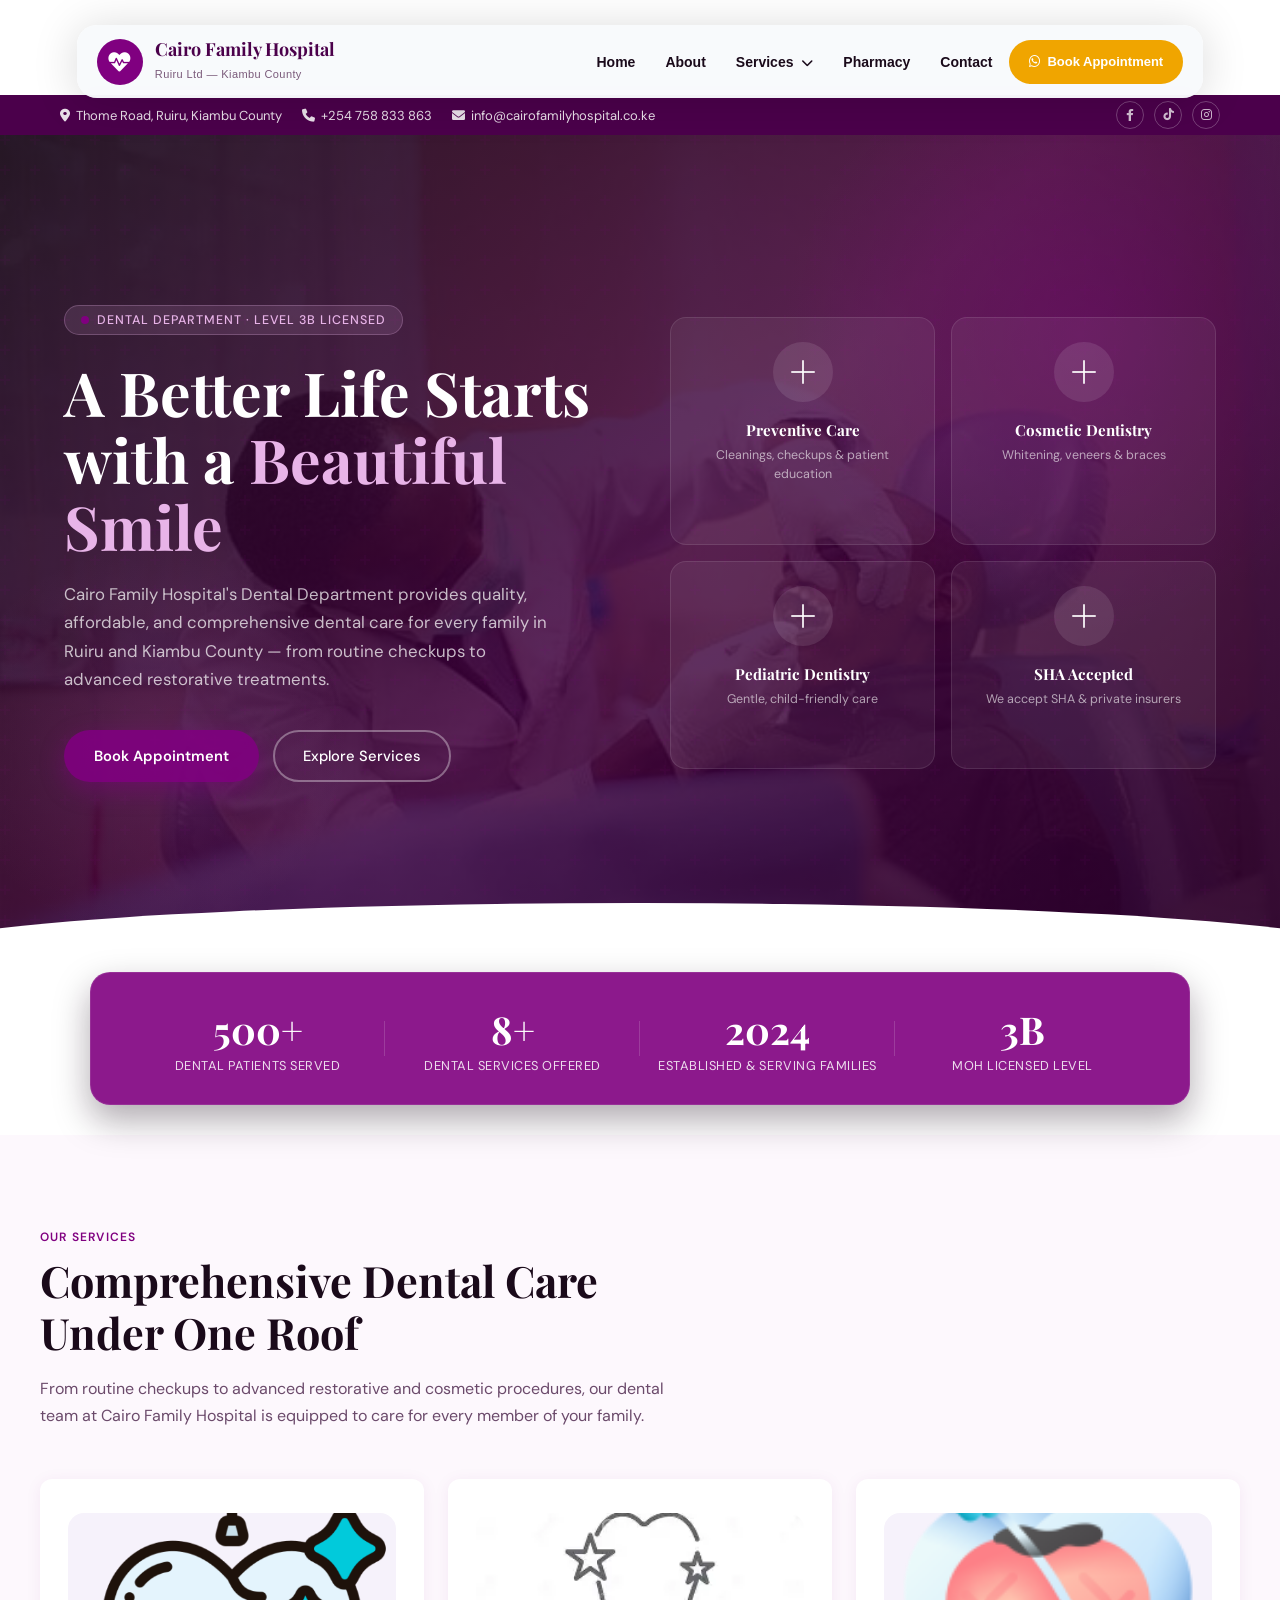
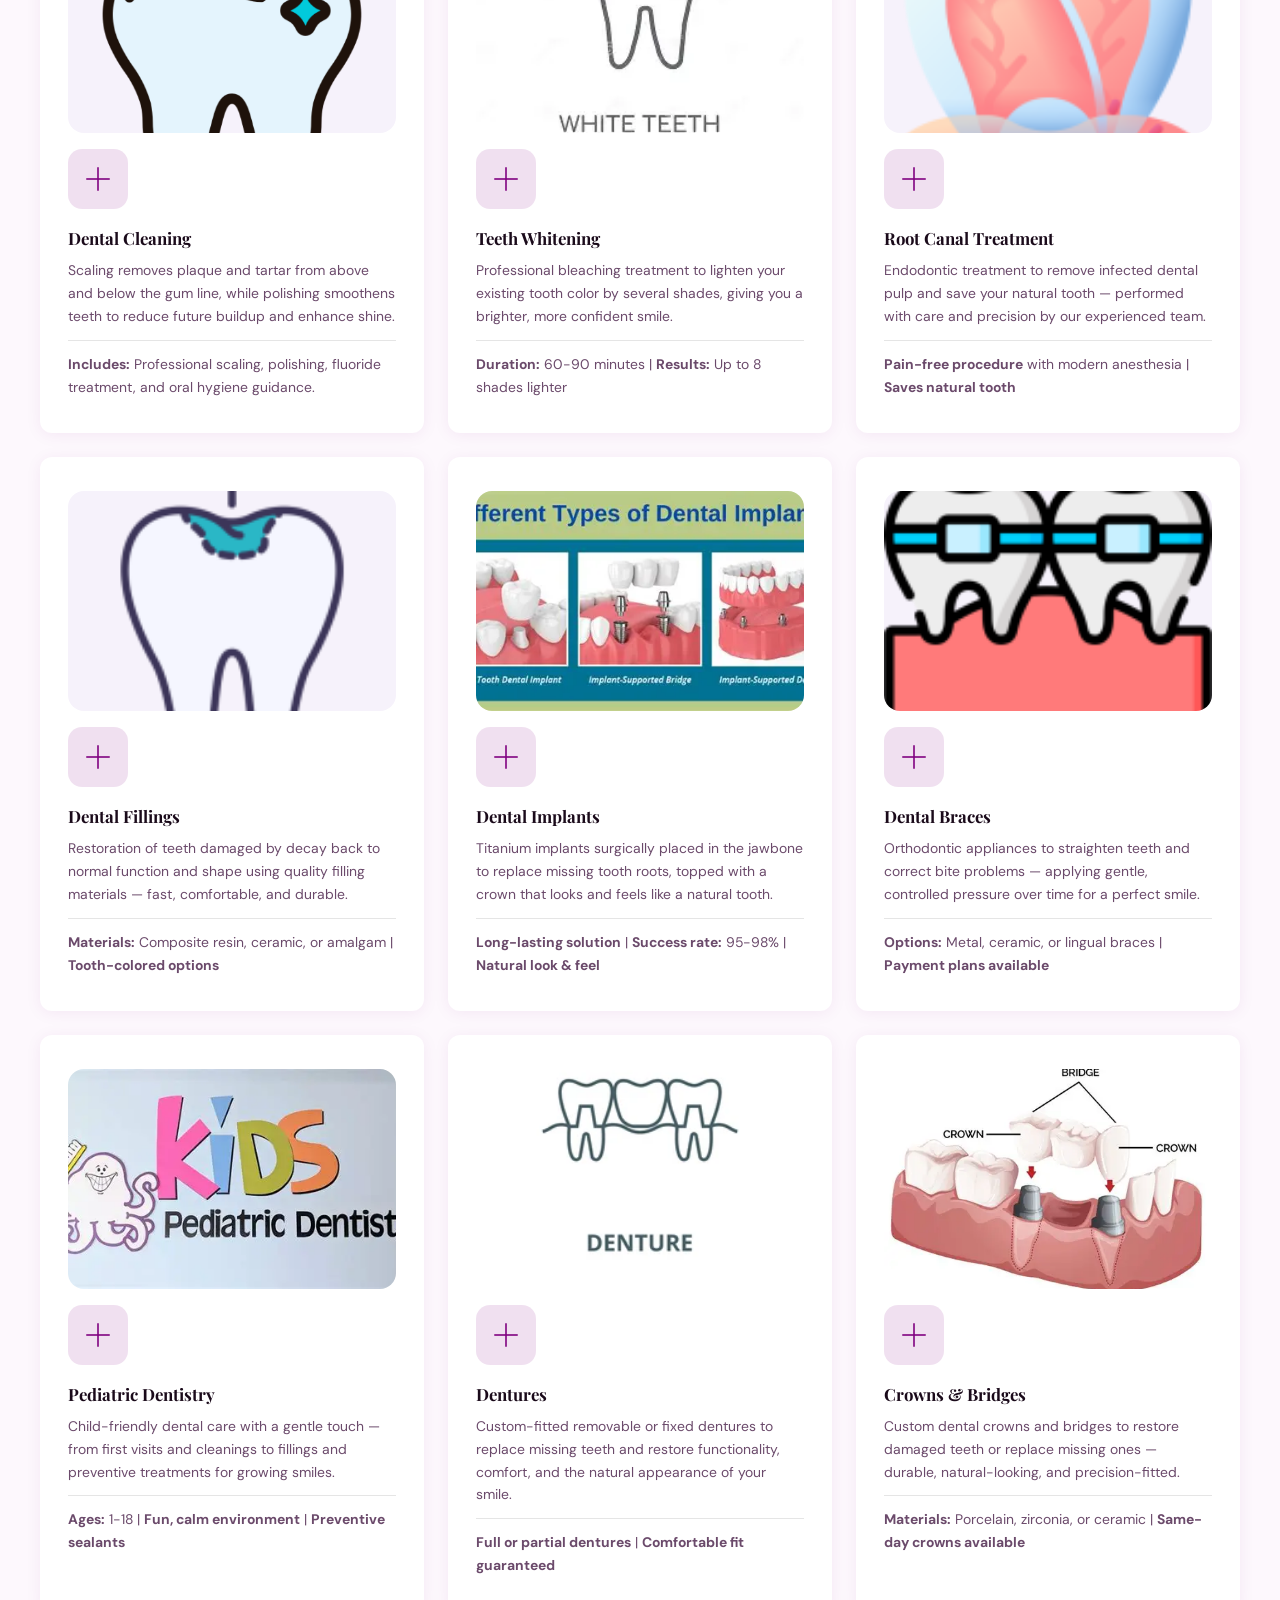
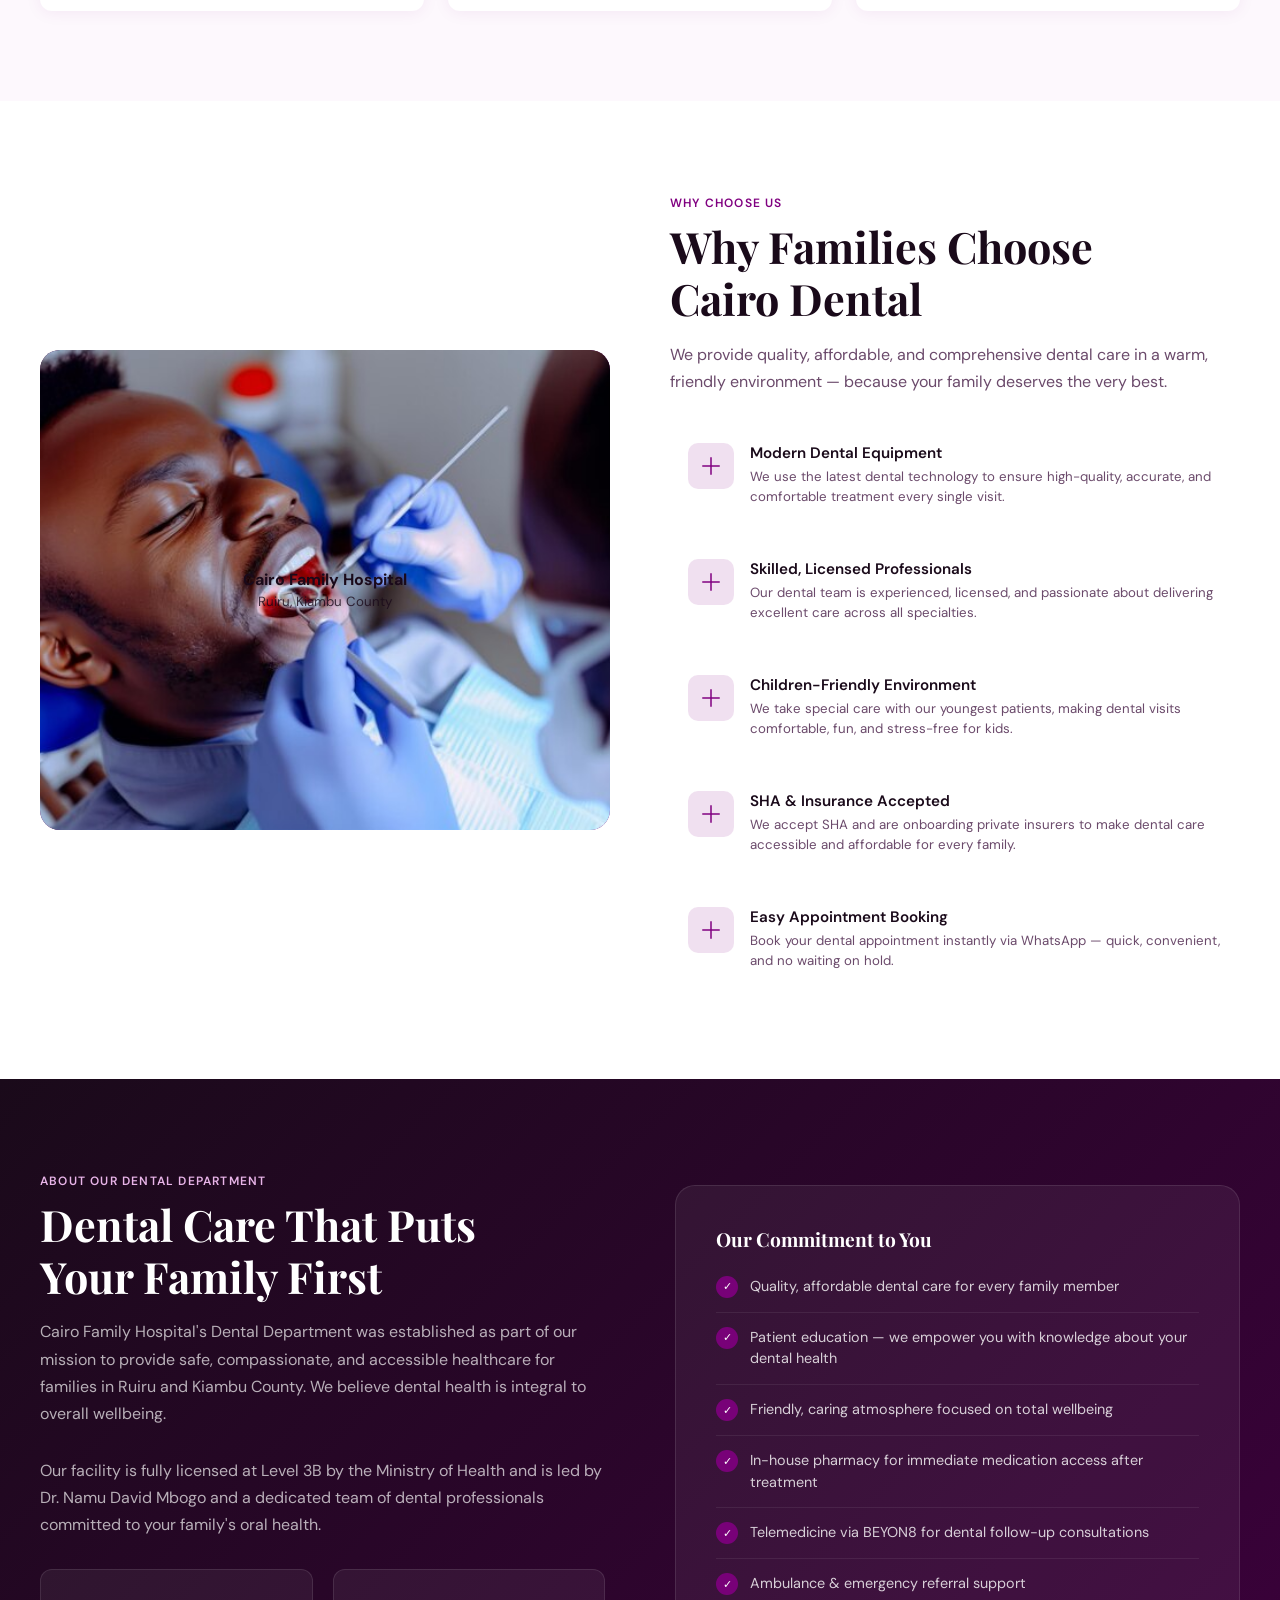
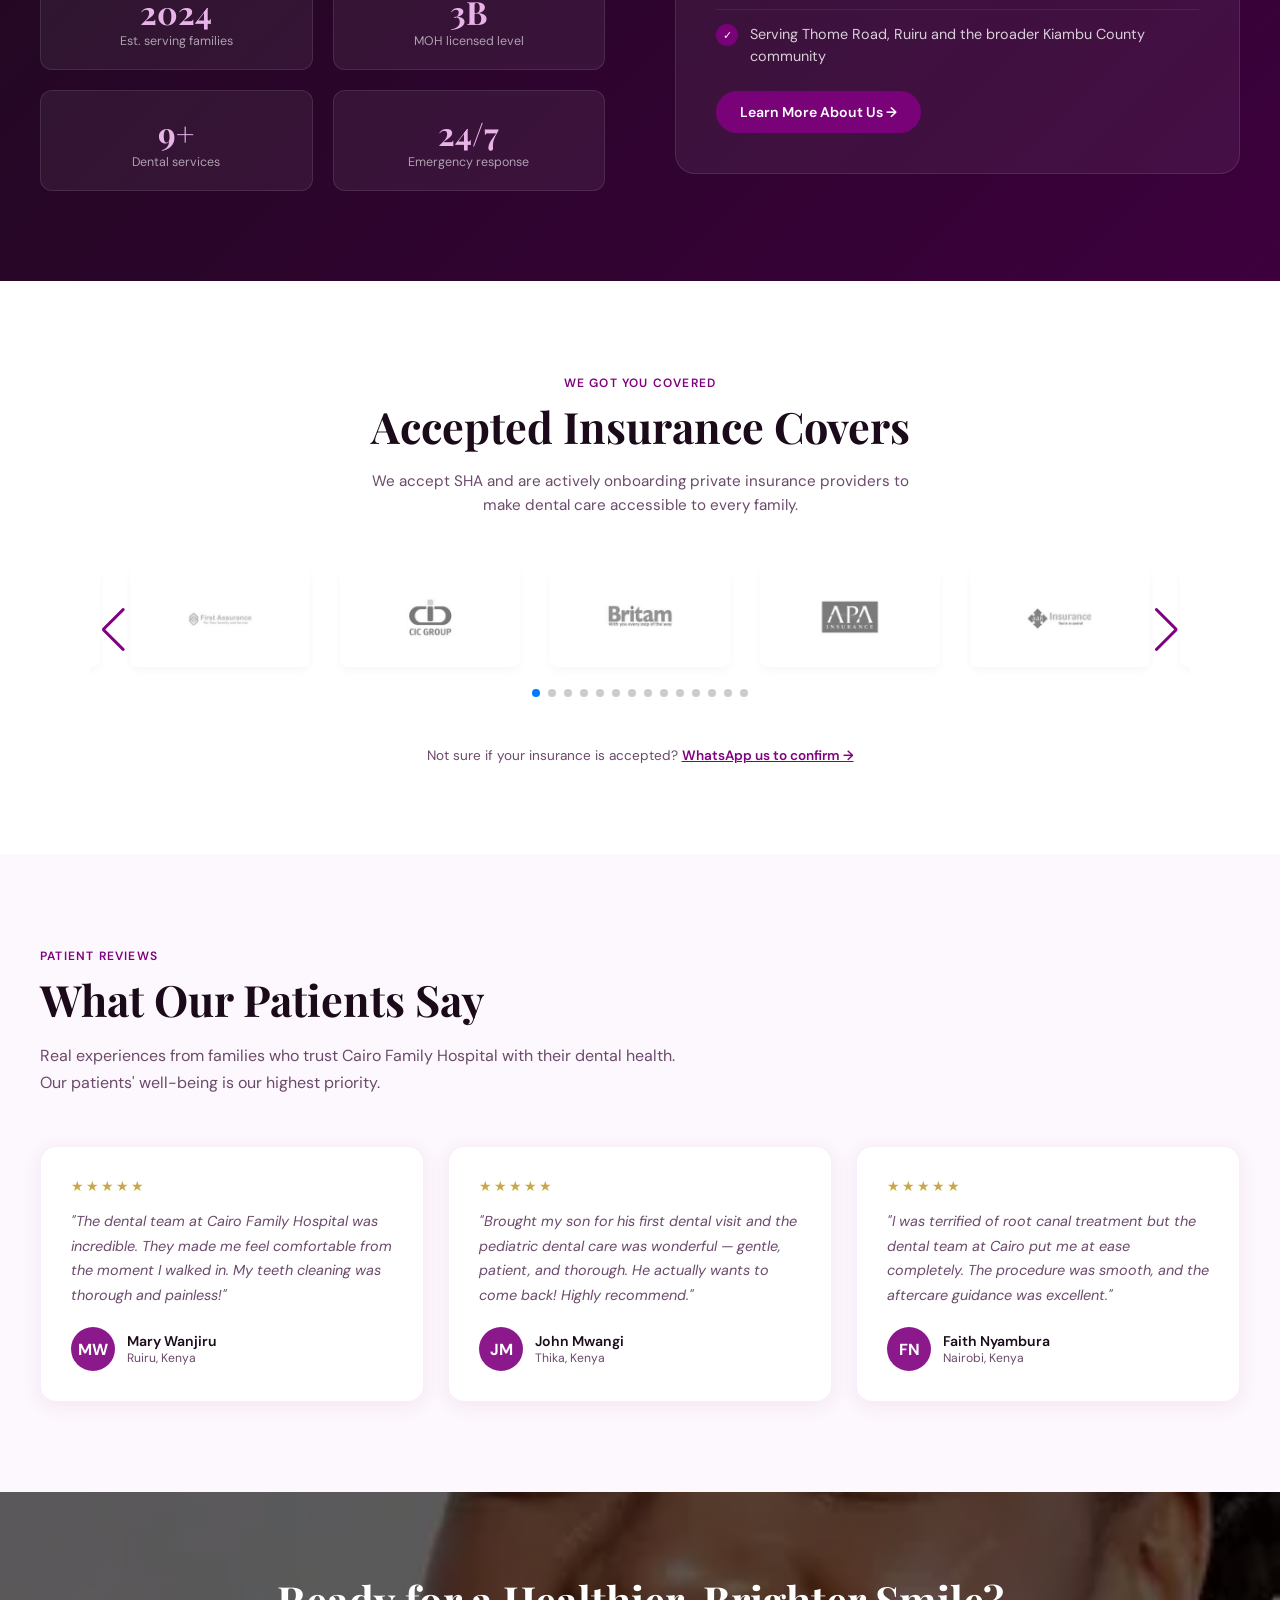
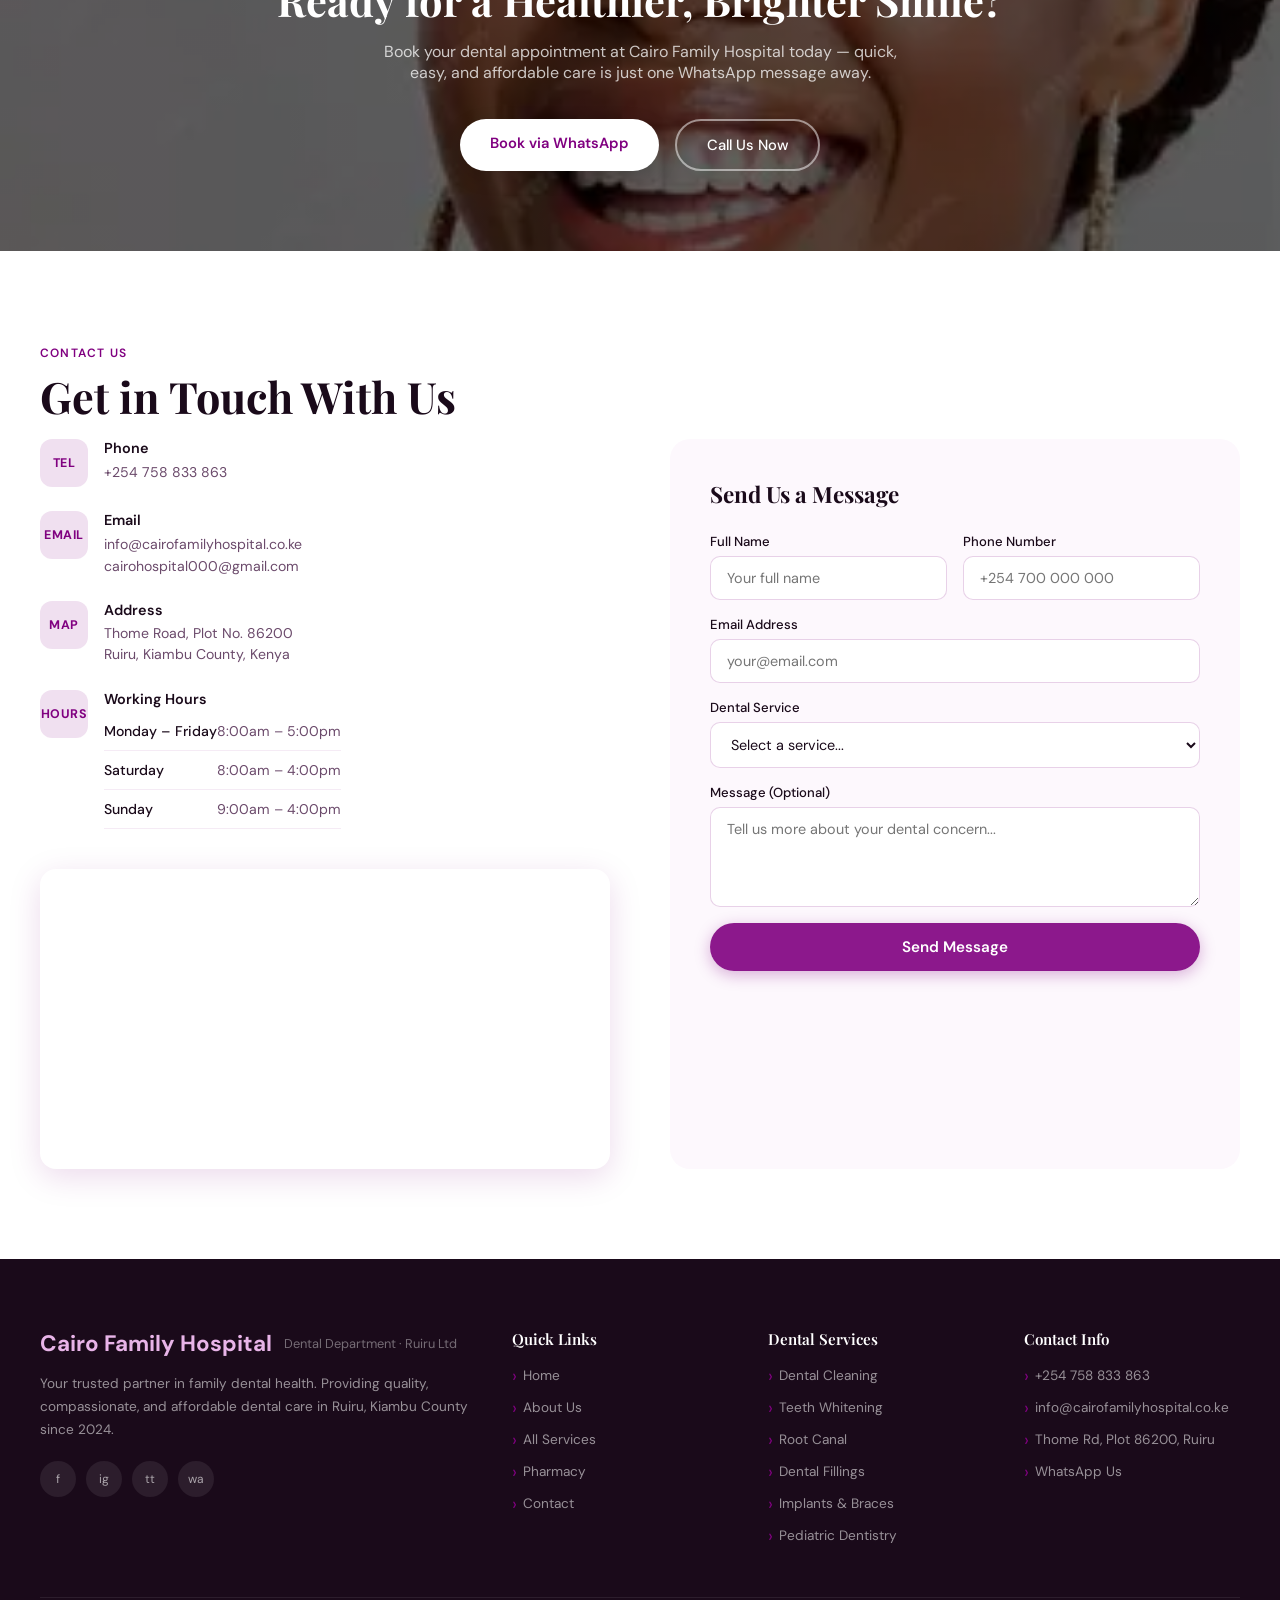
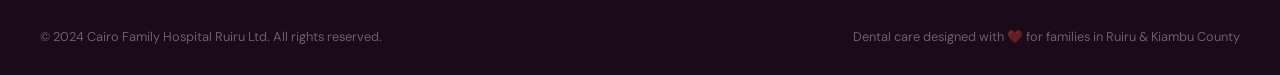
<file: dental.html>
<!DOCTYPE html>
<html lang="en">

<head>
    <meta charset="UTF-8">
    <meta name="viewport" content="width=device-width, initial-scale=1.0, user-scalable=yes">
    <title>Cairo Family Hospital – Dental Department | Ruiru, Kiambu County</title>
    <meta name="description"
        content="Cairo Family Hospital offers preventive and restorative dental services in Ruiru, Kiambu County. Book an appointment today.">
    <link rel="preconnect" href="https://fonts.googleapis.com">
    <link rel="preconnect" href="https://fonts.gstatic.com" crossorigin>
    <link rel="icon" type="image/jpeg" href="assets/cairo favicon.JPG" />
    <link
        href="https://fonts.googleapis.com/css2?family=Playfair+Display:wght@400;600;700&family=DM+Sans:wght@300;400;500;600&display=swap"
        rel="stylesheet">
    <link rel="stylesheet" href="https://unpkg.com/swiper@8/swiper-bundle.min.css">
    <link rel="stylesheet" href="https://cdnjs.cloudflare.com/ajax/libs/font-awesome/6.0.0-beta3/css/all.min.css">
    <link rel="stylesheet" href="dental.css">
</head>

<body>

    <!-- TOP BAR -->
    <div class="topbar">
        <div class="wrap">
            <div class="topbar-left">
                <a href="#"><i class="fas fa-map-marker-alt"></i> Thome Road, Ruiru, Kiambu County</a>
                <a href="tel:+254758833863"><i class="fas fa-phone"></i> +254 758 833 863</a>
                <a href="mailto:info@cairofamilyhospital.co.ke"><i class="fas fa-envelope"></i>
                    info@cairofamilyhospital.co.ke</a>
            </div>
            <div class="topbar-right">
                <a href="https://www.facebook.com/profile.php?id=100094585454733" target="_blank"
                    aria-label="Facebook"><i class="fab fa-facebook-f"></i></a>
                <a href="https://www.tiktok.com/@cairo.family.hosp" target="_blank" aria-label="TikTok"><i
                        class="fab fa-tiktok"></i></a>
                <a href="https://www.instagram.com/cairo_family_hospital" target="_blank" aria-label="Instagram"><i
                        class="fab fa-instagram"></i></a>
            </div>
        </div>
    </div>

    <!-- FIXED NAVBAR -->
    <nav>
        <div class="nav-inner">
            <a href="index.html" class="logo">
                <div class="logo-icon"><i class="fas fa-heartbeat"></i></div>
                <div class="logo-text">
                    <strong>Cairo Family Hospital</strong>
                    <span>Ruiru Ltd — Kiambu County</span>
                </div>
            </a>
            <button class="hamburger" id="hamburgerBtn" aria-label="Menu" aria-expanded="false">
                <span></span>
                <span></span>
                <span></span>
            </button>
            <div class="nav-links" id="navLinks">
                <a href="index.html">Home</a>
                <a href="about.html">About</a>
                <div class="dropdown" id="servicesDropdown">
                    <a href="services.html" class="dropdown-toggle">Services <i class="fas fa-chevron-down"></i></a>
                    <div class="dropdown-menu">
                        <a href="services.html#general">General Medicine</a>
                        <a href="dental.html">Dental</a>
                        <a href="paediatrics.html">Pediatrics</a>
                        <a href="maternity.html">Maternity</a>
                    </div>
                </div>
                <a href="pharmacy.html">Pharmacy</a>
                <a href="contact.html">Contact</a>
                <a href="https://wa.me/254758833863?text=Hello%20Cairo%20Family%20Hospital,%20I%20would%20like%20to%20book%20an%20appointment."
                    target="_blank" class="btn-appt"><i class="fab fa-whatsapp"></i> Book Appointment</a>
            </div>
        </div>
    </nav>

    <!-- HERO SECTION -->
    <section class="hero" id="home">
        <div class="hero-bg-pattern"></div>
        <div class="hero-glow"></div>
        <div class="hero-glow2"></div>
        <div class="hero-content">
            <div class="hero-text">
                <div class="hero-badge">Dental Department · Level 3B Licensed</div>
                <h1>A Better Life Starts<br>with a <span>Beautiful Smile</span></h1>
                <p>Cairo Family Hospital's Dental Department provides quality, affordable, and comprehensive dental care
                    for every family in Ruiru and Kiambu County — from routine checkups to advanced restorative
                    treatments.</p>
                <div class="hero-btns">
                    <a href="https://wa.me/254758833863?text=Hello%20Cairo%20Family%20Hospital%2C%20I%20would%20like%20to%20book%20a%20dental%20appointment."
                        target="_blank" class="btn-primary">Book Appointment</a>
                    <a href="#services" class="btn-outline">Explore Services</a>
                </div>
            </div>
            <div class="hero-cards">
                <div class="hero-card">
                    <div class="hero-card-icon"></div>
                    <h3>Preventive Care</h3>
                    <p>Cleanings, checkups & patient education</p>
                </div>
                <div class="hero-card">
                    <div class="hero-card-icon"></div>
                    <h3>Cosmetic Dentistry</h3>
                    <p>Whitening, veneers & braces</p>
                </div>
                <div class="hero-card">
                    <div class="hero-card-icon"></div>
                    <h3>Pediatric Dentistry</h3>
                    <p>Gentle, child-friendly care</p>
                </div>
                <div class="hero-card">
                    <div class="hero-card-icon"></div>
                    <h3>SHA Accepted</h3>
                    <p>We accept SHA & private insurers</p>
                </div>
            </div>
        </div>
    </section>

    <div class="stats-band">
        <div class="stats-inner">
            <div class="stat-item"><span class="stat-num" id="stat1">500+</span>
                <div class="stat-label">Dental Patients Served</div>
            </div>
            <div class="stat-item"><span class="stat-num">8+</span>
                <div class="stat-label">Dental Services Offered</div>
            </div>
            <div class="stat-item"><span class="stat-num">2024</span>
                <div class="stat-label">Established & Serving Families</div>
            </div>
            <div class="stat-item"><span class="stat-num">3B</span>
                <div class="stat-label">MOH Licensed Level</div>
            </div>
        </div>
    </div>

    <section class="services-bg" id="services">
        <div class="section-inner">
            <div class="reveal"><span class="section-tag">Our Services</span>
                <h2 class="section-title">Comprehensive Dental Care<br>Under One Roof</h2>
                <p class="section-desc">From routine checkups to advanced restorative and cosmetic procedures, our
                    dental team at Cairo Family Hospital is equipped to care for every member of your family.</p>
            </div>
            <div class="services-grid">
                <div class="service-card reveal">
                    <div class="service-image"><img src="assets/dental-cleaning-480x480.png" alt="Dental Cleaning">
                    </div>
                    <div class="service-icon"></div>
                    <h3>Dental Cleaning</h3>
                    <p>Scaling removes plaque and tartar from above and below the gum line, while polishing smoothens
                        teeth to reduce future buildup and enhance shine.</p>
                    <div class="service-description">
                        <p><strong>Includes:</strong> Professional scaling, polishing, fluoride treatment, and oral
                            hygiene guidance.</p>
                    </div>
                </div>
                <div class="service-card reveal">
                    <div class="service-image"><img src="assets/white teeth.webp" alt="Teeth Whitening"></div>
                    <div class="service-icon"></div>
                    <h3>Teeth Whitening</h3>
                    <p>Professional bleaching treatment to lighten your existing tooth color by several shades, giving
                        you a brighter, more confident smile.</p>
                    <div class="service-description">
                        <p><strong>Duration:</strong> 60-90 minutes | <strong>Results:</strong> Up to 8 shades lighter
                        </p>
                    </div>
                </div>
                <div class="service-card reveal">
                    <div class="service-image"><img src="assets/root-canal-150x150.png" alt="Root Canal Treatment">
                    </div>
                    <div class="service-icon"></div>
                    <h3>Root Canal Treatment</h3>
                    <p>Endodontic treatment to remove infected dental pulp and save your natural tooth — performed with
                        care and precision by our experienced team.</p>
                    <div class="service-description">
                        <p><strong>Pain-free procedure</strong> with modern anesthesia | <strong>Saves natural
                                tooth</strong></p>
                    </div>
                </div>
                <div class="service-card reveal">
                    <div class="service-image"><img src="assets/tooth-filling-150x150.png" alt="Dental Fillings"></div>
                    <div class="service-icon"></div>
                    <h3>Dental Fillings</h3>
                    <p>Restoration of teeth damaged by decay back to normal function and shape using quality filling
                        materials — fast, comfortable, and durable.</p>
                    <div class="service-description">
                        <p><strong>Materials:</strong> Composite resin, ceramic, or amalgam | <strong>Tooth-colored
                                options</strong></p>
                    </div>
                </div>
                <div class="service-card reveal">
                    <div class="service-image"><img src="assets/dental implants.webp" alt="Dental Implants"></div>
                    <div class="service-icon"></div>
                    <h3>Dental Implants</h3>
                    <p>Titanium implants surgically placed in the jawbone to replace missing tooth roots, topped with a
                        crown that looks and feels like a natural tooth.</p>
                    <div class="service-description">
                        <p><strong>Long-lasting solution</strong> | <strong>Success rate:</strong> 95-98% |
                            <strong>Natural look & feel</strong>
                        </p>
                    </div>
                </div>
                <div class="service-card reveal">
                    <div class="service-image"><img src="assets/braces-150x150.png" alt="Dental Braces"></div>
                    <div class="service-icon"></div>
                    <h3>Dental Braces</h3>
                    <p>Orthodontic appliances to straighten teeth and correct bite problems — applying gentle,
                        controlled pressure over time for a perfect smile.</p>
                    <div class="service-description">
                        <p><strong>Options:</strong> Metal, ceramic, or lingual braces | <strong>Payment plans
                                available</strong></p>
                    </div>
                </div>
                <div class="service-card reveal">
                    <div class="service-image"><img src="assets/paeds.webp" alt="Pediatric Dentistry"></div>
                    <div class="service-icon"></div>
                    <h3>Pediatric Dentistry</h3>
                    <p>Child-friendly dental care with a gentle touch — from first visits and cleanings to fillings and
                        preventive treatments for growing smiles.</p>
                    <div class="service-description">
                        <p><strong>Ages:</strong> 1-18 | <strong>Fun, calm environment</strong> | <strong>Preventive
                                sealants</strong></p>
                    </div>
                </div>
                <div class="service-card reveal">
                    <div class="service-image"><img src="assets/dentures.webp" alt="Dentures"></div>
                    <div class="service-icon"></div>
                    <h3>Dentures</h3>
                    <p>Custom-fitted removable or fixed dentures to replace missing teeth and restore functionality,
                        comfort, and the natural appearance of your smile.</p>
                    <div class="service-description">
                        <p><strong>Full or partial dentures</strong> | <strong>Comfortable fit guaranteed</strong></p>
                    </div>
                </div>
                <div class="service-card reveal">
                    <div class="service-image"><img src="assets/crown bridges.webp" alt="Crowns & Bridges"></div>
                    <div class="service-icon"></div>
                    <h3>Crowns & Bridges</h3>
                    <p>Custom dental crowns and bridges to restore damaged teeth or replace missing ones — durable,
                        natural-looking, and precision-fitted.</p>
                    <div class="service-description">
                        <p><strong>Materials:</strong> Porcelain, zirconia, or ceramic | <strong>Same-day crowns
                                available</strong></p>
                    </div>
                </div>
            </div>
        </div>
    </section>

    <section id="why-us">
        <div class="section-inner">
            <div class="why-grid">
                <div class="reveal">
                    <div class="why-image-placeholder"><img src="assets/about us picture.jpg"
                            alt="Cairo Family Hospital"
                            style="width:100%; height:100%; object-fit:cover; position:absolute; top:0; left:0; z-index:0;">
                        <div style="position:relative; z-index:1; text-align:center; padding:20px;">
                            <p style="z-index:1; text-align:center;"><strong>Cairo Family Hospital</strong><br><small
                                    style="opacity:0.8;">Ruiru, Kiambu County</small></p>
                        </div>
                    </div>
                </div>
                <div><span class="section-tag">Why Choose Us</span>
                    <h2 class="section-title">Why Families Choose<br>Cairo Dental</h2>
                    <p class="section-desc" style="margin-bottom:30px;">We provide quality, affordable, and
                        comprehensive dental care in a warm, friendly environment — because your family deserves the
                        very best.</p>
                    <div class="why-features">
                        <div class="why-feature reveal">
                            <div class="why-feature-icon"></div>
                            <div class="why-feature-text">
                                <h4>Modern Dental Equipment</h4>
                                <p>We use the latest dental technology to ensure high-quality, accurate, and comfortable
                                    treatment every single visit.</p>
                            </div>
                        </div>
                        <div class="why-feature reveal">
                            <div class="why-feature-icon"></div>
                            <div class="why-feature-text">
                                <h4>Skilled, Licensed Professionals</h4>
                                <p>Our dental team is experienced, licensed, and passionate about delivering excellent
                                    care across all specialties.</p>
                            </div>
                        </div>
                        <div class="why-feature reveal">
                            <div class="why-feature-icon"></div>
                            <div class="why-feature-text">
                                <h4>Children-Friendly Environment</h4>
                                <p>We take special care with our youngest patients, making dental visits comfortable,
                                    fun, and stress-free for kids.</p>
                            </div>
                        </div>
                        <div class="why-feature reveal">
                            <div class="why-feature-icon"></div>
                            <div class="why-feature-text">
                                <h4>SHA & Insurance Accepted</h4>
                                <p>We accept SHA and are onboarding private insurers to make dental care accessible and
                                    affordable for every family.</p>
                            </div>
                        </div>
                        <div class="why-feature reveal">
                            <div class="why-feature-icon"></div>
                            <div class="why-feature-text">
                                <h4>Easy Appointment Booking</h4>
                                <p>Book your dental appointment instantly via WhatsApp — quick, convenient, and no
                                    waiting on hold.</p>
                            </div>
                        </div>
                    </div>
                </div>
            </div>
        </div>
    </section>

    <section class="about-bg" id="about">
        <div class="section-inner">
            <div class="about-grid">
                <div class="about-text"><span class="section-tag">About Our Dental Department</span>
                    <h2 class="section-title">Dental Care That Puts<br>Your Family First</h2>
                    <p class="section-desc">Cairo Family Hospital's Dental Department was established as part of our
                        mission to provide safe, compassionate, and accessible healthcare for families in Ruiru and
                        Kiambu County. We believe dental health is integral to overall wellbeing.</p>
                    <p class="section-desc" style="margin-bottom:0;">Our facility is fully licensed at Level 3B by the
                        Ministry of Health and is led by Dr. Namu David Mbogo and a dedicated team of dental
                        professionals committed to your family's oral health.</p>
                    <div class="about-stats">
                        <div class="about-stat"><span>2024</span>
                            <p>Est. serving families</p>
                        </div>
                        <div class="about-stat"><span>3B</span>
                            <p>MOH licensed level</p>
                        </div>
                        <div class="about-stat"><span>9+</span>
                            <p>Dental services</p>
                        </div>
                        <div class="about-stat"><span>24/7</span>
                            <p>Emergency response</p>
                        </div>
                    </div>
                </div>
                <div class="about-right reveal">
                    <h3 style="font-family:var(--font-display);font-size:1.2rem;color:white;margin-bottom:24px;">Our
                        Commitment to You</h3>
                    <ul class="about-list">
                        <li><span class="check">✓</span>Quality, affordable dental care for every family member</li>
                        <li><span class="check">✓</span>Patient education — we empower you with knowledge about your
                            dental health</li>
                        <li><span class="check">✓</span>Friendly, caring atmosphere focused on total wellbeing</li>
                        <li><span class="check">✓</span>In-house pharmacy for immediate medication access after
                            treatment</li>
                        <li><span class="check">✓</span>Telemedicine via BEYON8 for dental follow-up consultations</li>
                        <li><span class="check">✓</span>Ambulance & emergency referral support</li>
                        <li><span class="check">✓</span>Serving Thome Road, Ruiru and the broader Kiambu County
                            community</li>
                    </ul><a href="https://cairo-family-hospital-1.onrender.com/about.html"
                        style="display:inline-block;margin-top:24px;background:var(--purple);color:white;padding:12px 24px;border-radius:50px;text-decoration:none;font-weight:600;font-size:0.88rem;transition:all 0.2s;">Learn
                        More About Us →</a>
                </div>
            </div>
        </div>
    </section>

    <section class="insurance-section">
        <div class="section-inner" style="text-align:center;"><span class="section-tag">We Got You Covered</span>
            <h2 class="section-title">Accepted Insurance Covers</h2>
            <p style="color:var(--text-light);max-width:550px;margin:0 auto 30px;font-size:0.95rem;line-height:1.6;">We
                accept SHA and are actively onboarding private insurance providers to make dental care accessible to
                every family.</p>
            <div class="swiper insurance-carousel">
                <div class="swiper-wrapper">
                    <div class="swiper-slide"><img src="assets/first-assurance-logo-150x150.jpg" alt="First Assurance">
                    </div>
                    <div class="swiper-slide"><img src="assets/cic-logo-150x150.jpg" alt="CIC"></div>
                    <div class="swiper-slide"><img src="assets/britam-150x150.jpg" alt="Britam"></div>
                    <div class="swiper-slide"><img src="assets/apa-logo-150x150.jpg" alt="APA"></div>
                    <div class="swiper-slide"><img src="assets/aar-insurance-150x150.jpg" alt="AAR"></div>
                    <div class="swiper-slide"><img src="assets/heritage.jpg" alt="Heritage"></div>
                    <div class="swiper-slide"><img src="assets/mua-logo-150x150.jpg" alt="MUA"></div>
                    <div class="swiper-slide"><img src="assets/pacis-logo-150x150.jpg" alt="Pacis"></div>
                    <div class="swiper-slide"><img src="assets/saham-logo-150x150.jpg" alt="Saham"></div>
                    <div class="swiper-slide"><img src="assets/sanlam-logo-150x150.jpg" alt="Sanlam"></div>
                    <div class="swiper-slide"><img src="assets/sedgwick-logo-150x150.jpg" alt="Sedgwick"></div>
                    <div class="swiper-slide"><img src="assets/minet-logo-150x150.jpg" alt="Minet"></div>
                    <div class="swiper-slide"><img src="assets/madison-logo-150x150.jpg" alt="Madison"></div>
                    <div class="swiper-slide"><img src="assets/liaison-logo-150x150.jpg" alt="Liaison"></div>
                </div>
                <div class="swiper-button-prev"></div>
                <div class="swiper-button-next"></div>
                <div class="swiper-pagination"></div>
            </div>
            <p style="margin-top:35px;font-size:0.85rem;color:var(--text-light);">Not sure if your insurance is
                accepted? <a href="https://wa.me/254758833863" target="_blank"
                    style="color:var(--purple-solid);font-weight:600;">WhatsApp us to confirm →</a></p>
        </div>
    </section>

    <section class="testimonials-bg" id="testimonials">
        <div class="section-inner"><span class="section-tag">Patient Reviews</span>
            <h2 class="section-title">What Our Patients Say</h2>
            <p class="section-desc">Real experiences from families who trust Cairo Family Hospital with their dental
                health. Our patients' well-being is our highest priority.</p>
            <div class="testimonials-grid">
                <div class="testimonial-card reveal">
                    <div class="stars">★★★★★</div>
                    <p>"The dental team at Cairo Family Hospital was incredible. They made me feel comfortable from the
                        moment I walked in. My teeth cleaning was thorough and painless!"</p>
                    <div class="testimonial-author">
                        <div class="author-avatar">MW</div>
                        <div>
                            <div class="author-name">Mary Wanjiru</div>
                            <div class="author-loc">Ruiru, Kenya</div>
                        </div>
                    </div>
                </div>
                <div class="testimonial-card reveal">
                    <div class="stars">★★★★★</div>
                    <p>"Brought my son for his first dental visit and the pediatric dental care was wonderful — gentle,
                        patient, and thorough. He actually wants to come back! Highly recommend."</p>
                    <div class="testimonial-author">
                        <div class="author-avatar">JM</div>
                        <div>
                            <div class="author-name">John Mwangi</div>
                            <div class="author-loc">Thika, Kenya</div>
                        </div>
                    </div>
                </div>
                <div class="testimonial-card reveal">
                    <div class="stars">★★★★★</div>
                    <p>"I was terrified of root canal treatment but the dental team at Cairo put me at ease completely.
                        The procedure was smooth, and the aftercare guidance was excellent."</p>
                    <div class="testimonial-author">
                        <div class="author-avatar">FN</div>
                        <div>
                            <div class="author-name">Faith Nyambura</div>
                            <div class="author-loc">Nairobi, Kenya</div>
                        </div>
                    </div>
                </div>
            </div>
        </div>
    </section>

    <section class="book-section">
        <h2>Ready for a Healthier, Brighter Smile?</h2>
        <p>Book your dental appointment at Cairo Family Hospital today — quick, easy, and affordable care is just one
            WhatsApp message away.</p>
        <div class="book-btns"><a
                href="https://wa.me/254758833863?text=Hello%20Cairo%20Family%20Hospital%2C%20I%20would%20like%20to%20book%20a%20dental%20appointment."
                target="_blank" class="btn-white">Book via WhatsApp</a><a href="tel:+254758833863"
                class="btn-outline-white">Call Us Now</a></div>
    </section>

    <section id="contact">
        <div class="section-inner"><span class="section-tag">Contact Us</span>
            <h2 class="section-title">Get in Touch With Us</h2>
            <div class="contact-grid">
                <div>
                    <div class="contact-info reveal">
                        <div class="contact-item">
                            <div class="contact-icon">Tel</div>
                            <div>
                                <h4>Phone</h4><a href="tel:+254758833863">+254 758 833 863</a>
                            </div>
                        </div>
                        <div class="contact-item">
                            <div class="contact-icon">Email</div>
                            <div>
                                <h4>Email</h4><a
                                    href="mailto:info@cairofamilyhospital.co.ke">info@cairofamilyhospital.co.ke</a><br><a
                                    href="mailto:cairohospital000@gmail.com">cairohospital000@gmail.com</a>
                            </div>
                        </div>
                        <div class="contact-item">
                            <div class="contact-icon">Map</div>
                            <div>
                                <h4>Address</h4>
                                <p>Thome Road, Plot No. 86200<br>Ruiru, Kiambu County, Kenya</p>
                            </div>
                        </div>
                        <div class="contact-item">
                            <div class="contact-icon">Hours</div>
                            <div>
                                <h4>Working Hours</h4>
                                <table class="hours-table">
                                    <tr>
                                        <td>Monday – Friday</td>
                                        <td>8:00am – 5:00pm</td>
                                    </tr>
                                    <tr>
                                        <td>Saturday</td>
                                        <td>8:00am – 4:00pm</td>
                                    </tr>
                                    <tr>
                                        <td>Sunday</td>
                                        <td>9:00am – 4:00pm</td>
                                    </tr>
                                </table>
                            </div>
                        </div>
                    </div>
                    <div class="map-wrap reveal"><iframe
                            src="https://maps.google.com/maps?q=Ruiru%2C%20Kiambu%20County%2C%20Kenya&t=m&z=14&output=embed&iwloc=near"
                            allowfullscreen loading="lazy" referrerpolicy="no-referrer-when-downgrade"></iframe></div>
                </div>
                <div class="contact-form reveal">
                    <h3>Send Us a Message</h3>
                    <div class="form-row">
                        <div class="form-group"><label>Full Name</label><input type="text" placeholder="Your full name"
                                id="fullName"></div>
                        <div class="form-group"><label>Phone Number</label><input type="tel"
                                placeholder="+254 700 000 000" id="phoneNumber"></div>
                    </div>
                    <div class="form-group"><label>Email Address</label><input type="email" placeholder="your@email.com"
                            id="emailAddress"></div>
                    <div class="form-group"><label>Dental Service</label><select id="dentalService">
                            <option value="">Select a service...</option>
                            <option>Dental Cleaning</option>
                            <option>Teeth Whitening</option>
                            <option>Root Canal Treatment</option>
                            <option>Dental Fillings</option>
                            <option>Dental Implants</option>
                            <option>Dental Braces</option>
                            <option>Pediatric Dentistry</option>
                            <option>Crowns & Bridges</option>
                            <option>Dentures</option>
                            <option>General Consultation</option>
                        </select></div>
                    <div class="form-group"><label>Message (Optional)</label><textarea id="message"
                            placeholder="Tell us more about your dental concern..."></textarea></div>
                    <button class="form-submit" id="submitBtn">Send Message</button>
                </div>
            </div>
        </div>
    </section>

    <footer>
        <div class="footer-inner">
            <div class="footer-top">
                <div class="footer-brand"><a href="https://cairo-family-hospital-1.onrender.com/index.html"
                        class="logo"><span class="logo-main">Cairo Family Hospital</span><span class="logo-sub">Dental
                            Department · Ruiru Ltd</span></a>
                    <p>Your trusted partner in family dental health. Providing quality, compassionate, and affordable
                        dental care in Ruiru, Kiambu County since 2024.</p>
                    <div class="footer-social"><a href="https://www.facebook.com/profile.php?id=100094585454733"
                            target="_blank" title="Facebook">f</a><a
                            href="https://www.instagram.com/cairo_family_hospital" target="_blank"
                            title="Instagram">ig</a><a href="https://www.tiktok.com/@cairo.family.hosp" target="_blank"
                            title="TikTok">tt</a><a href="https://wa.me/254758833863" target="_blank"
                            title="WhatsApp">wa</a></div>
                </div>
                <div class="footer-col">
                    <h4>Quick Links</h4>
                    <ul>
                        <li><a href="index.html">Home</a></li>
                        <li><a href="about.html">About Us</a></li>
                        <li><a href="services.html">All Services</a></li>
                        <li><a href="pharmacy.html">Pharmacy</a></li>
                        <li><a href="contact.html">Contact</a></li>
                    </ul>
                </div>
                <div class="footer-col">
                    <h4>Dental Services</h4>
                    <ul>
                        <li><a href="#services">Dental Cleaning</a></li>
                        <li><a href="#services">Teeth Whitening</a></li>
                        <li><a href="#services">Root Canal</a></li>
                        <li><a href="#services">Dental Fillings</a></li>
                        <li><a href="#services">Implants & Braces</a></li>
                        <li><a href="#services">Pediatric Dentistry</a></li>
                    </ul>
                </div>
                <div class="footer-col">
                    <h4>Contact Info</h4>
                    <ul>
                        <li><a href="tel:+254758833863">+254 758 833 863</a></li>
                        <li><a href="mailto:info@cairofamilyhospital.co.ke">info@cairofamilyhospital.co.ke</a></li>
                        <li><a href="#">Thome Rd, Plot 86200, Ruiru</a></li>
                        <li><a href="https://wa.me/254758833863" target="_blank">WhatsApp Us</a></li>
                    </ul>
                </div>
            </div>
            <div class="footer-bottom"><span>© 2024 Cairo Family Hospital Ruiru Ltd. All rights
                    reserved.</span><span>Dental care designed with ❤️ for families in Ruiru &amp; Kiambu County</span>
            </div>
        </div>
    </footer>
    <button id="scroll-top" aria-label="Scroll to top">↑</button>

    <script src="https://unpkg.com/swiper@8/swiper-bundle.min.js"></script>
    <script src="dental.js"></script>
</body>

</html>
</file>
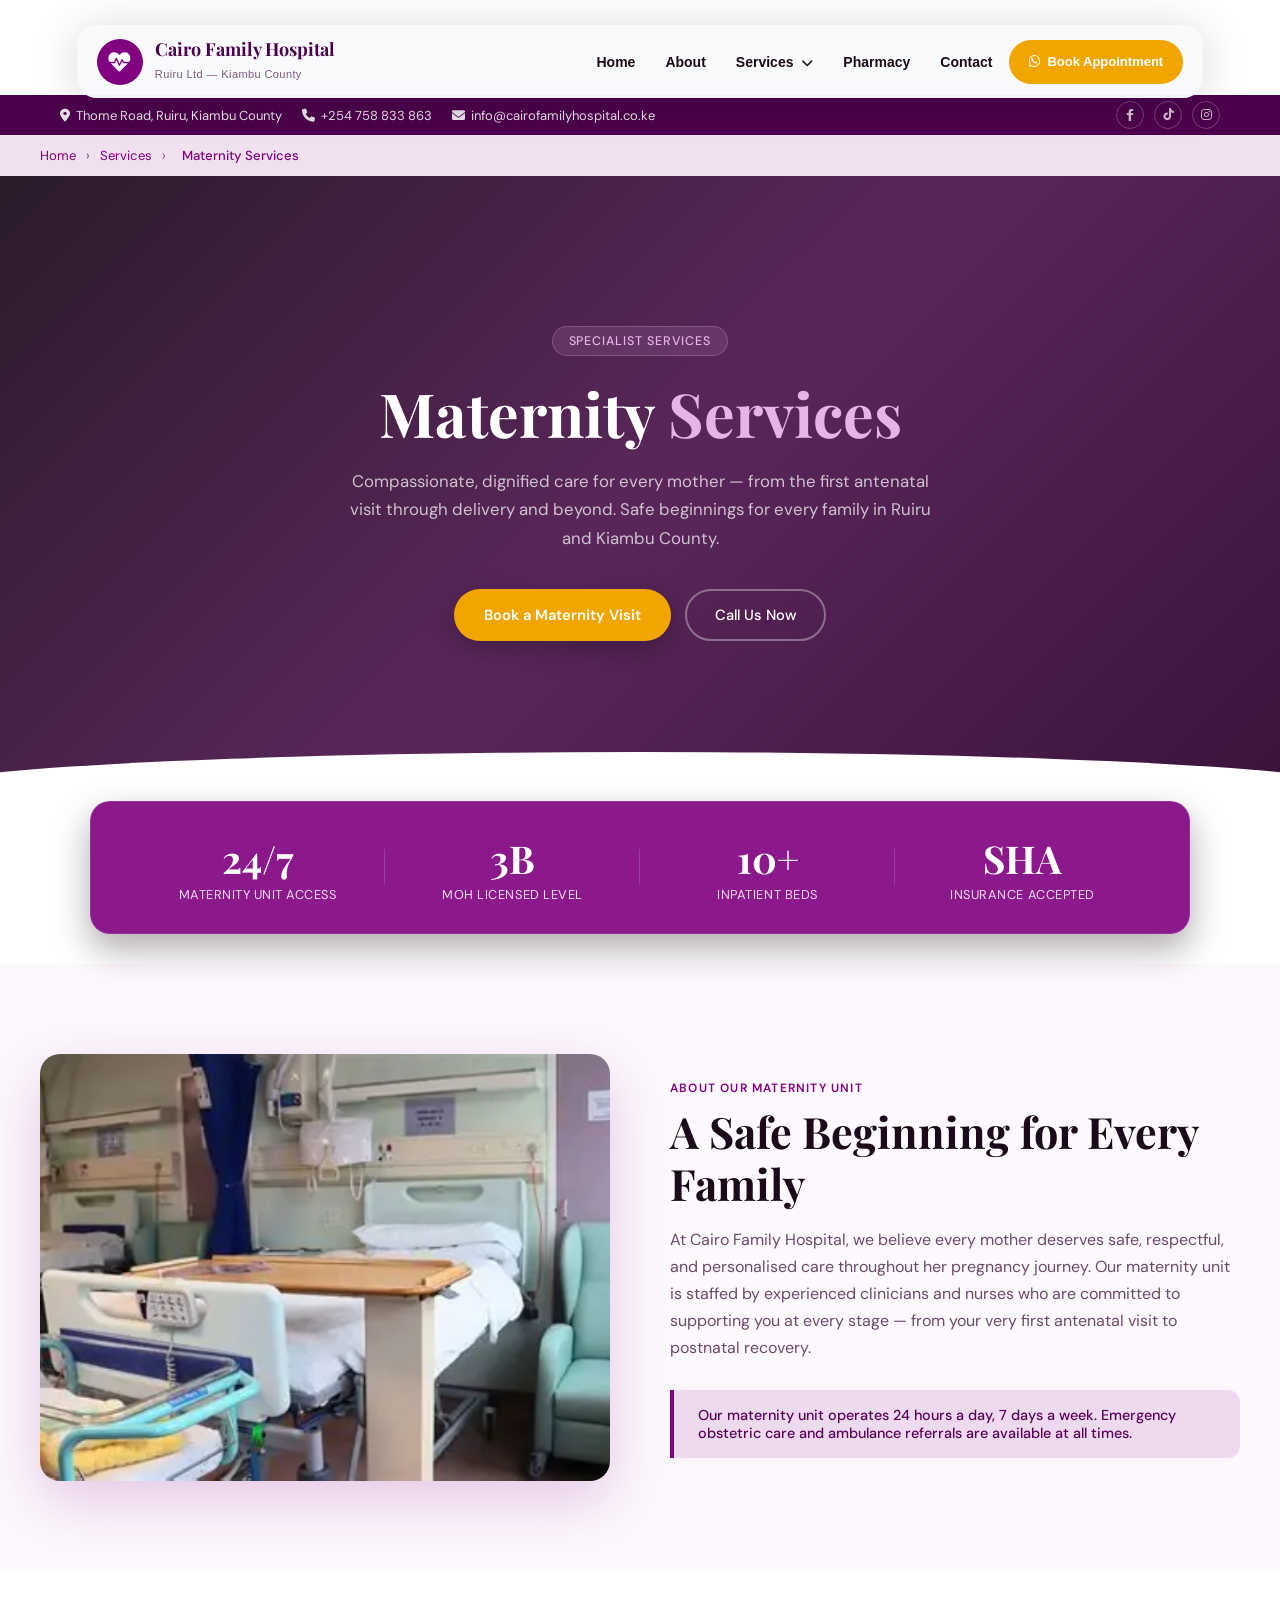
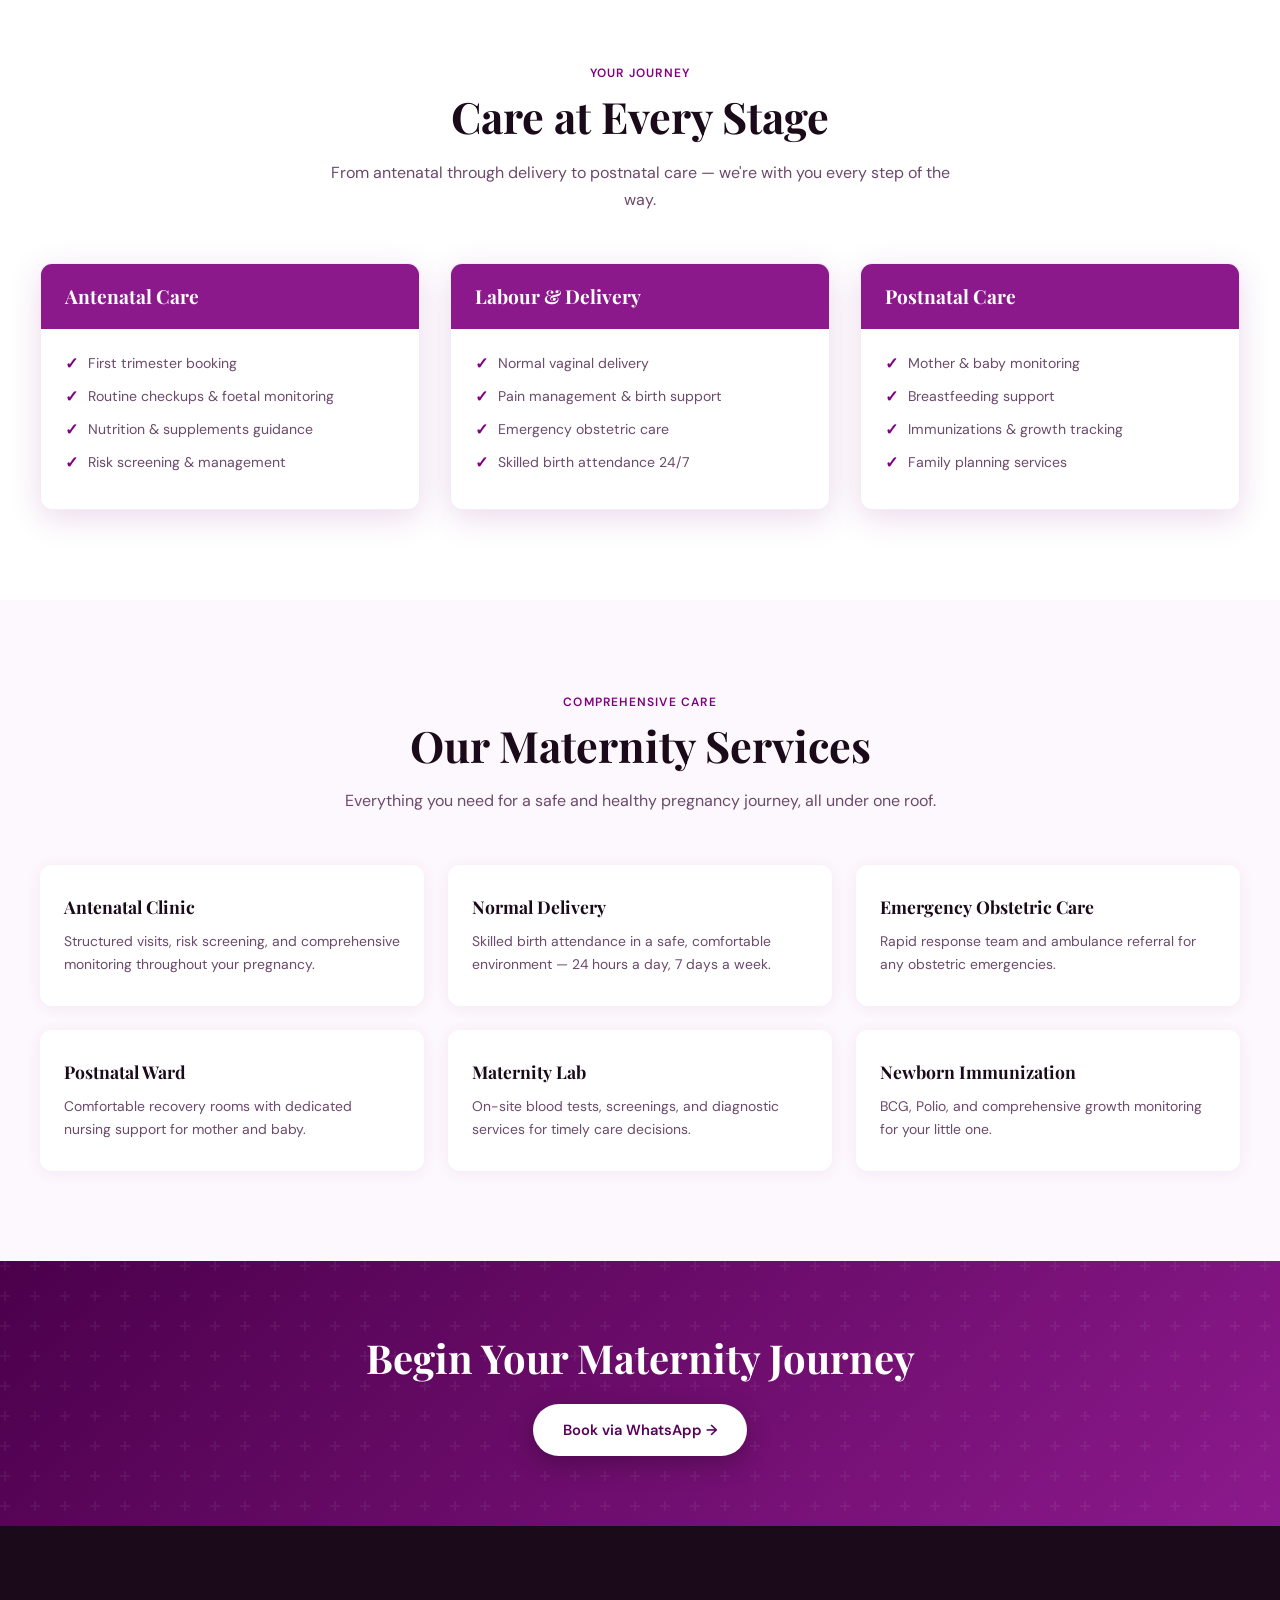
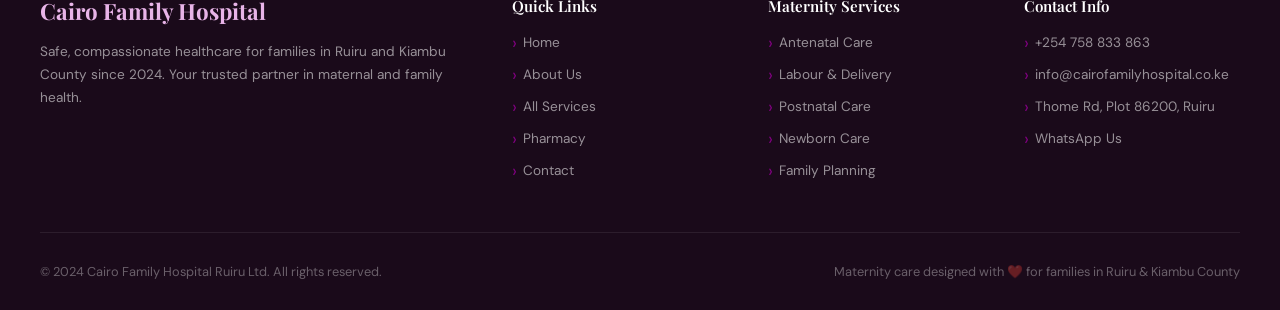
<file: maternity.html>
<!DOCTYPE html>
<html lang="en">

<head>
    <meta charset="UTF-8" />
    <meta name="viewport" content="width=device-width, initial-scale=1.0, user-scalable=yes" />
    <title>Maternity Services - Cairo Family Hospital | Ruiru, Kiambu County</title>
    <meta name="description"
        content="Safe, compassionate maternity care at Cairo Family Hospital Ruiru Ltd — antenatal, delivery, and postnatal services for every mother in Kiambu County." />
    <link rel="preconnect" href="https://fonts.googleapis.com" />
    <link rel="icon" type="image/jpeg" href="assets/cairo favicon.JPG" />
    <link rel="preconnect" href="https://fonts.gstatic.com" crossorigin />
    <link
        href="https://fonts.googleapis.com/css2?family=Playfair+Display:wght@400;600;700&family=DM+Sans:wght@300;400;500;600&display=swap"
        rel="stylesheet" />
    <link rel="stylesheet" href="https://unpkg.com/swiper@8/swiper-bundle.min.css" />
    <link rel="stylesheet" href="https://cdnjs.cloudflare.com/ajax/libs/font-awesome/6.0.0-beta3/css/all.min.css" />
    <link rel="stylesheet" href="maternity.css" />
</head>

<body>

    <!-- TOP BAR -->
    <div class="topbar">
        <div class="wrap">
            <div class="topbar-left">
                <a href="#"><i class="fas fa-map-marker-alt"></i> Thome Road, Ruiru, Kiambu County</a>
                <a href="tel:+254758833863"><i class="fas fa-phone"></i> +254 758 833 863</a>
                <a href="mailto:info@cairofamilyhospital.co.ke"><i class="fas fa-envelope"></i>
                    info@cairofamilyhospital.co.ke</a>
            </div>
            <div class="topbar-right">
                <a href="https://www.facebook.com/profile.php?id=100094585454733" target="_blank"
                    aria-label="Facebook"><i class="fab fa-facebook-f"></i></a>
                <a href="https://www.tiktok.com/@cairo.family.hosp" target="_blank" aria-label="TikTok"><i
                        class="fab fa-tiktok"></i></a>
                <a href="https://www.instagram.com/cairo_family_hospital" target="_blank" aria-label="Instagram"><i
                        class="fab fa-instagram"></i></a>
            </div>
        </div>
    </div>

    <!-- FIXED NAVBAR -->
    <nav>
        <div class="nav-inner">
            <a href="index.html" class="logo">
                <div class="logo-icon"><i class="fas fa-heartbeat"></i></div>
                <div class="logo-text">
                    <strong>Cairo Family Hospital</strong>
                    <span>Ruiru Ltd — Kiambu County</span>
                </div>
            </a>
            <button class="hamburger" id="hamburgerBtn" aria-label="Menu" aria-expanded="false">
                <span></span>
                <span></span>
                <span></span>
            </button>
            <div class="nav-links" id="navLinks">
                <a href="index.html">Home</a>
                <a href="about.html">About</a>
                <div class="dropdown" id="servicesDropdown">
                    <a href="services.html" class="dropdown-toggle">Services <i class="fas fa-chevron-down"></i></a>
                    <div class="dropdown-menu">
                        <a href="services.html#general">General Medicine</a>
                        <a href="dental.html">Dental</a>
                        <a href="paediatrics.html">Pediatrics</a>
                        <a href="maternity.html" class="active">Maternity</a>
                    </div>
                </div>
                <a href="pharmacy.html">Pharmacy</a>
                <a href="contact.html">Contact</a>
                <a href="https://wa.me/254758833863?text=Hello%20Cairo%20Family%20Hospital,%20I%20would%20like%20to%20book%20an%20appointment."
                    target="_blank" class="btn-appt"><i class="fab fa-whatsapp"></i> Book Appointment</a>
            </div>
        </div>
    </nav>

    <!-- BREADCRUMB -->
    <div class="breadcrumb">
        <div class="breadcrumb-inner">
            <a href="index.html">Home</a>
            <span>›</span>
            <a href="services.html">Services</a>
            <span>›</span>
            <span style="color: var(--purple-solid); font-weight: 500;">Maternity Services</span>
        </div>
    </div>

    <!-- HERO SECTION -->
    <section class="hero">
        <div class="hero-content">
            <div class="hero-tag">Specialist Services</div>
            <h1>Maternity <span>Services</span></h1>
            <p>Compassionate, dignified care for every mother — from the first antenatal visit through delivery and
                beyond. Safe beginnings for every family in Ruiru and Kiambu County.</p>
            <div class="hero-btns">
                <a href="https://wa.me/254758833863?text=Hello%20Cairo%20Family%20Hospital,%20I%20would%20like%20to%20book%20a%20maternity%20appointment."
                    target="_blank" class="btn-primary">Book a Maternity Visit</a>
                <a href="tel:+254758833863" class="btn-outline">Call Us Now</a>
            </div>
        </div>
    </section>

    <!-- STATS BAND -->
    <div class="stats-band">
        <div class="stats-inner">
            <div class="stat-item"><span class="stat-num">24/7</span>
                <div class="stat-label">Maternity Unit Access</div>
            </div>
            <div class="stat-item"><span class="stat-num">3B</span>
                <div class="stat-label">MOH Licensed Level</div>
            </div>
            <div class="stat-item"><span class="stat-num">10+</span>
                <div class="stat-label">Inpatient Beds</div>
            </div>
            <div class="stat-item"><span class="stat-num">SHA</span>
                <div class="stat-label">Insurance Accepted</div>
            </div>
        </div>
    </div>

    <!-- INTRO SECTION -->
    <section class="intro-bg">
        <div class="section-inner">
            <div class="intro-grid">
                <img src="assets/maternity.webp" alt="Maternity care at Cairo Family Hospital"
                    class="intro-img reveal" />
                <div class="reveal">
                    <div class="section-tag">About Our Maternity Unit</div>
                    <h2 class="section-title">A Safe Beginning for Every Family</h2>
                    <p class="section-desc" style="margin-bottom: 20px;">At Cairo Family Hospital, we believe every
                        mother deserves safe, respectful, and personalised care throughout her pregnancy journey. Our
                        maternity unit is staffed by experienced clinicians and nurses who are committed to supporting
                        you at every stage — from your very first antenatal visit to postnatal recovery.</p>
                    <div class="highlight-box">Our maternity unit operates 24 hours a day, 7 days a week. Emergency
                        obstetric care and ambulance referrals are available at all times.</div>
                </div>
            </div>
        </div>
    </section>

    <!-- JOURNEY PHASES -->
    <section>
        <div class="section-inner">
            <div class="reveal" style="text-align: center;">
                <div class="section-tag">Your Journey</div>
                <h2 class="section-title">Care at Every Stage</h2>
                <p class="section-desc" style="margin-left: auto; margin-right: auto;">From antenatal through delivery
                    to postnatal care — we're with you every step of the way.</p>
            </div>
            <div class="phases-grid">
                <div class="phase-card reveal">
                    <div class="phase-header">
                        <h3>Antenatal Care</h3>
                    </div>
                    <div class="phase-body">
                        <ul>
                            <li>First trimester booking</li>
                            <li>Routine checkups & foetal monitoring</li>
                            <li>Nutrition & supplements guidance</li>
                            <li>Risk screening & management</li>
                        </ul>
                    </div>
                </div>
                <div class="phase-card reveal">
                    <div class="phase-header">
                        <h3>Labour & Delivery</h3>
                    </div>
                    <div class="phase-body">
                        <ul>
                            <li>Normal vaginal delivery</li>
                            <li>Pain management & birth support</li>
                            <li>Emergency obstetric care</li>
                            <li>Skilled birth attendance 24/7</li>
                        </ul>
                    </div>
                </div>
                <div class="phase-card reveal">
                    <div class="phase-header">
                        <h3>Postnatal Care</h3>
                    </div>
                    <div class="phase-body">
                        <ul>
                            <li>Mother & baby monitoring</li>
                            <li>Breastfeeding support</li>
                            <li>Immunizations & growth tracking</li>
                            <li>Family planning services</li>
                        </ul>
                    </div>
                </div>
            </div>
        </div>
    </section>

    <!-- SERVICES SECTION -->
    <section class="intro-bg">
        <div class="section-inner">
            <div class="reveal" style="text-align: center;">
                <div class="section-tag">Comprehensive Care</div>
                <h2 class="section-title">Our Maternity Services</h2>
                <p class="section-desc" style="margin-left: auto; margin-right: auto;">Everything you need for a safe
                    and healthy pregnancy journey, all under one roof.</p>
            </div>
            <div class="services-grid">
                <div class="service-card reveal">
                    <h3>Antenatal Clinic</h3>
                    <p>Structured visits, risk screening, and comprehensive monitoring throughout your pregnancy.</p>
                </div>
                <div class="service-card reveal">
                    <h3>Normal Delivery</h3>
                    <p>Skilled birth attendance in a safe, comfortable environment — 24 hours a day, 7 days a week.
                    </p>
                </div>
                <div class="service-card reveal">
                    <h3>Emergency Obstetric Care</h3>
                    <p>Rapid response team and ambulance referral for any obstetric emergencies.</p>
                </div>
                <div class="service-card reveal">
                    <h3>Postnatal Ward</h3>
                    <p>Comfortable recovery rooms with dedicated nursing support for mother and baby.</p>
                </div>
                <div class="service-card reveal">
                    <h3>Maternity Lab</h3>
                    <p>On-site blood tests, screenings, and diagnostic services for timely care decisions.</p>
                </div>
                <div class="service-card reveal">
                    <h3>Newborn Immunization</h3>
                    <p>BCG, Polio, and comprehensive growth monitoring for your little one.</p>
                </div>
            </div>
        </div>
    </section>

    <!-- CTA BANNER -->
    <div class="cta-banner">
        <h2>Begin Your Maternity Journey</h2>
        <a href="https://wa.me/254758833863?text=Hello%20Cairo%20Family%20Hospital,%20I%20would%20like%20to%20book%20a%20maternity%20appointment."
            class="btn-primary" style="display: inline-block; background: white; color: var(--purple-dark);">Book via
            WhatsApp →</a>
    </div>

    <!-- FOOTER -->
    <footer>
        <div class="footer-inner">
            <div class="footer-top">
                <div class="footer-brand">
                    <span class="logo-main">Cairo Family Hospital</span>
                    <p>Safe, compassionate healthcare for families in Ruiru and Kiambu County since 2024. Your trusted
                        partner in maternal and family health.</p>
                </div>
                <div class="footer-col">
                    <h4>Quick Links</h4>
                    <ul>
                        <li><a href="index.html">Home</a></li>
                        <li><a href="about.html">About Us</a></li>
                        <li><a href="services.html">All Services</a></li>
                        <li><a href="pharmacy.html">Pharmacy</a></li>
                        <li><a href="contact.html">Contact</a></li>
                    </ul>
                </div>
                <div class="footer-col">
                    <h4>Maternity Services</h4>
                    <ul>
                        <li><a href="#">Antenatal Care</a></li>
                        <li><a href="#">Labour & Delivery</a></li>
                        <li><a href="#">Postnatal Care</a></li>
                        <li><a href="#">Newborn Care</a></li>
                        <li><a href="#">Family Planning</a></li>
                    </ul>
                </div>
                <div class="footer-col">
                    <h4>Contact Info</h4>
                    <ul>
                        <li><a href="tel:+254758833863">+254 758 833 863</a></li>
                        <li><a href="mailto:info@cairofamilyhospital.co.ke">info@cairofamilyhospital.co.ke</a></li>
                        <li><a href="#">Thome Rd, Plot 86200, Ruiru</a></li>
                        <li><a href="https://wa.me/254758833863" target="_blank">WhatsApp Us</a></li>
                    </ul>
                </div>
            </div>
            <div class="footer-bottom">
                <span>© 2024 Cairo Family Hospital Ruiru Ltd. All rights reserved.</span>
                <span>Maternity care designed with ❤️ for families in Ruiru &amp; Kiambu County</span>
            </div>
        </div>
    </footer>

    <button id="scroll-top" aria-label="Scroll to top">↑</button>

    <script src="maternity.js"></script>
</body>

</html>
</file>
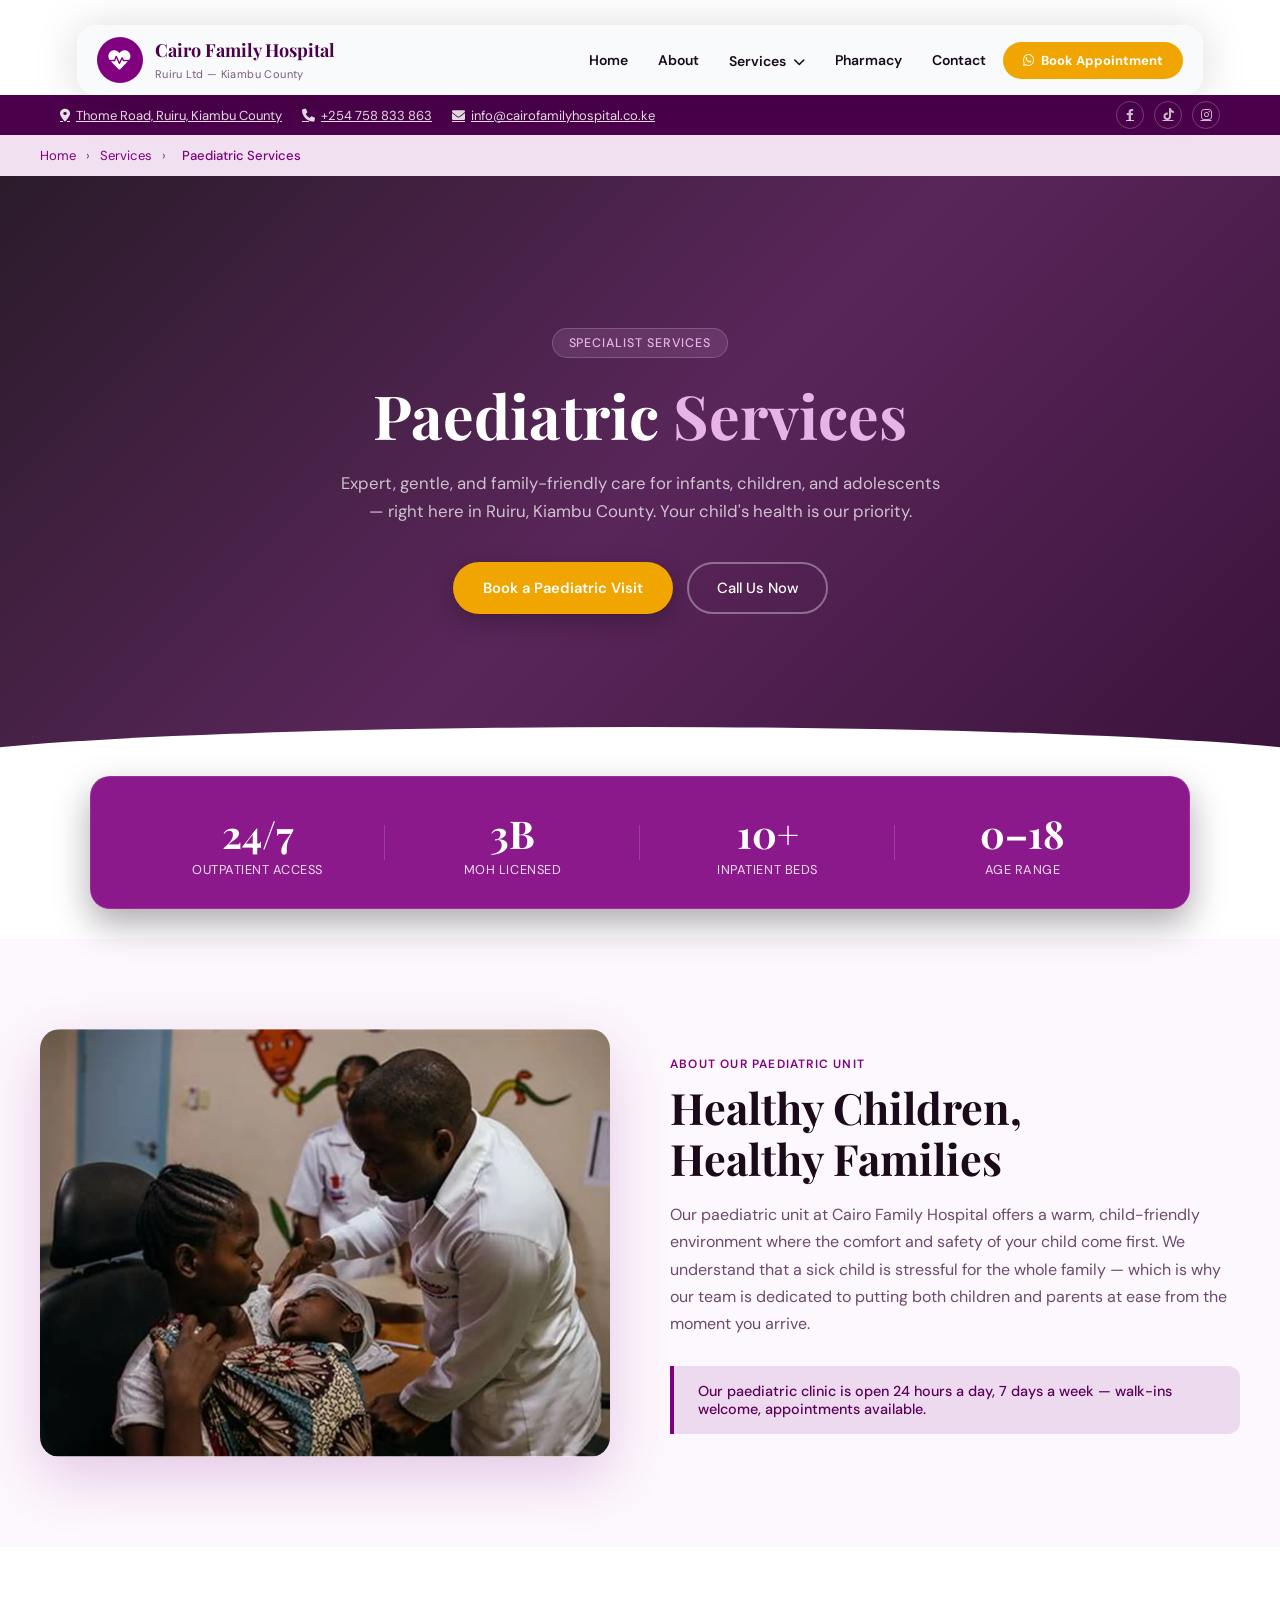
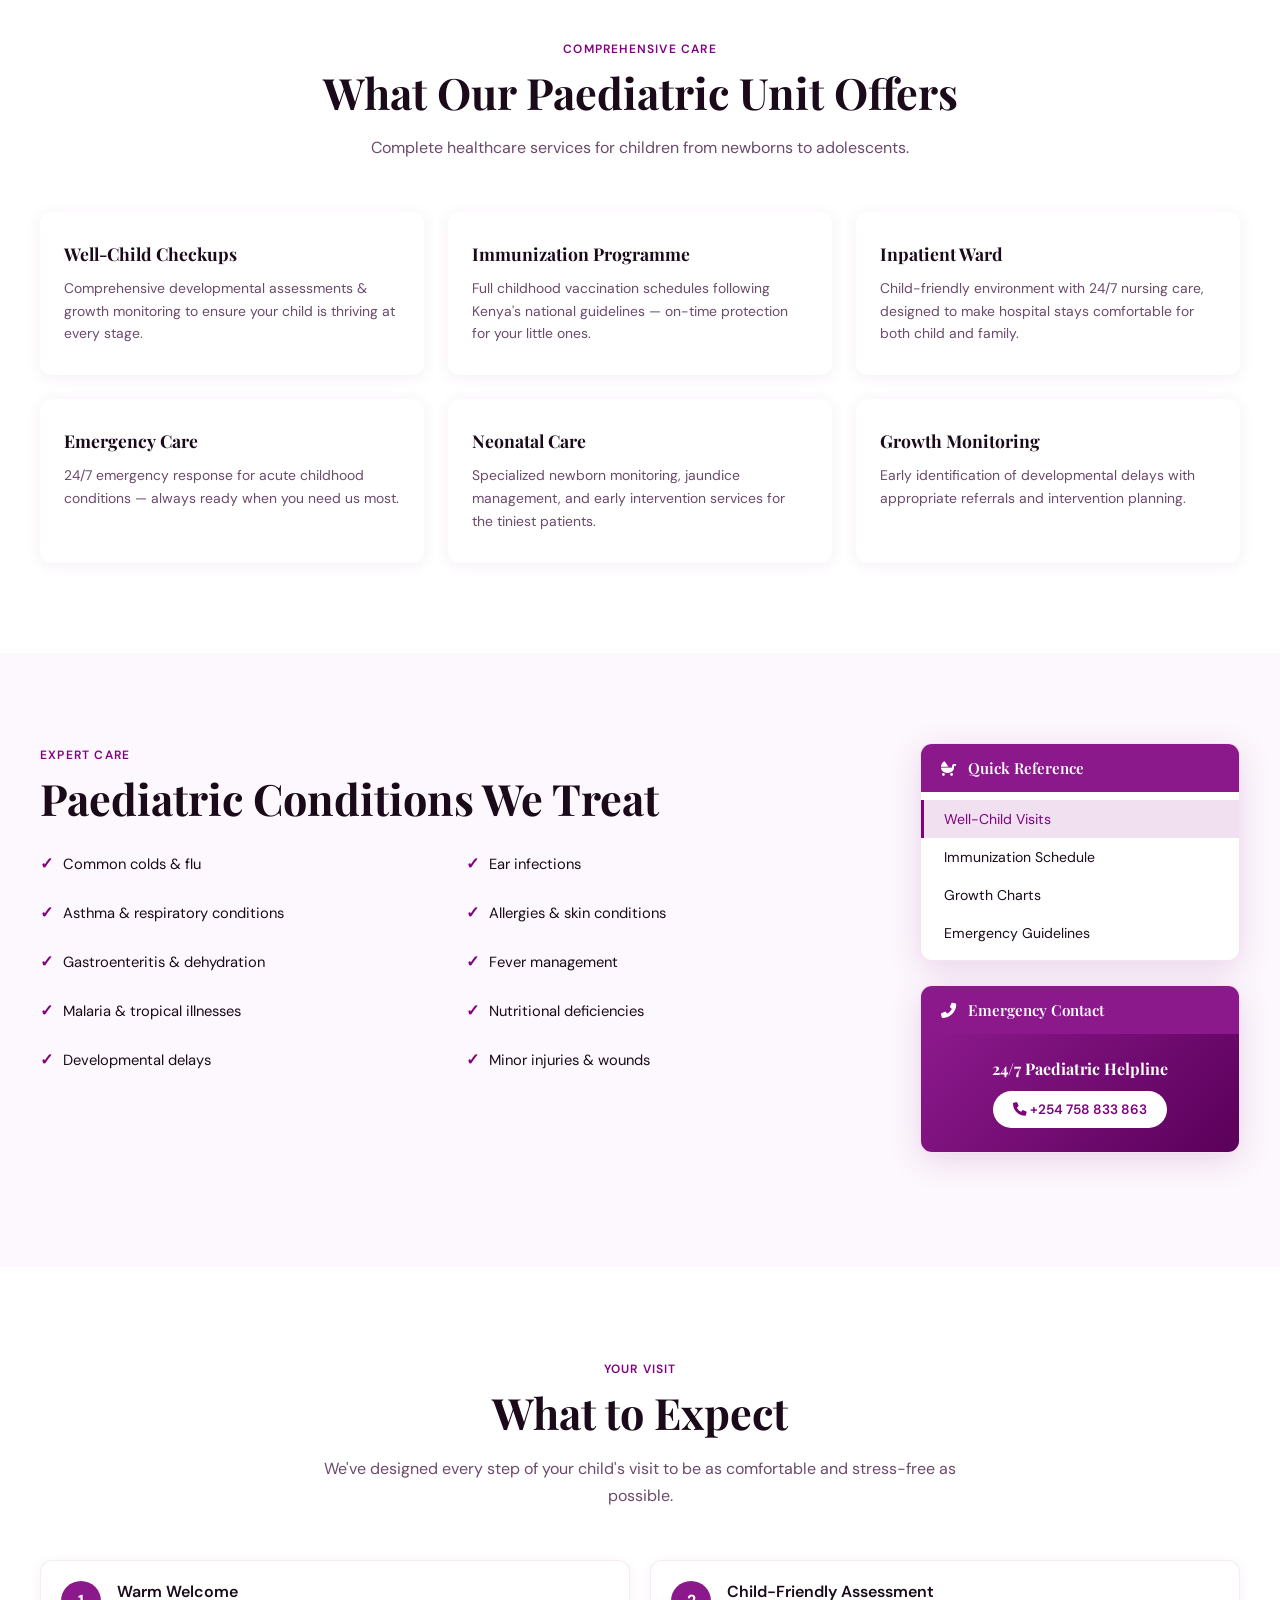
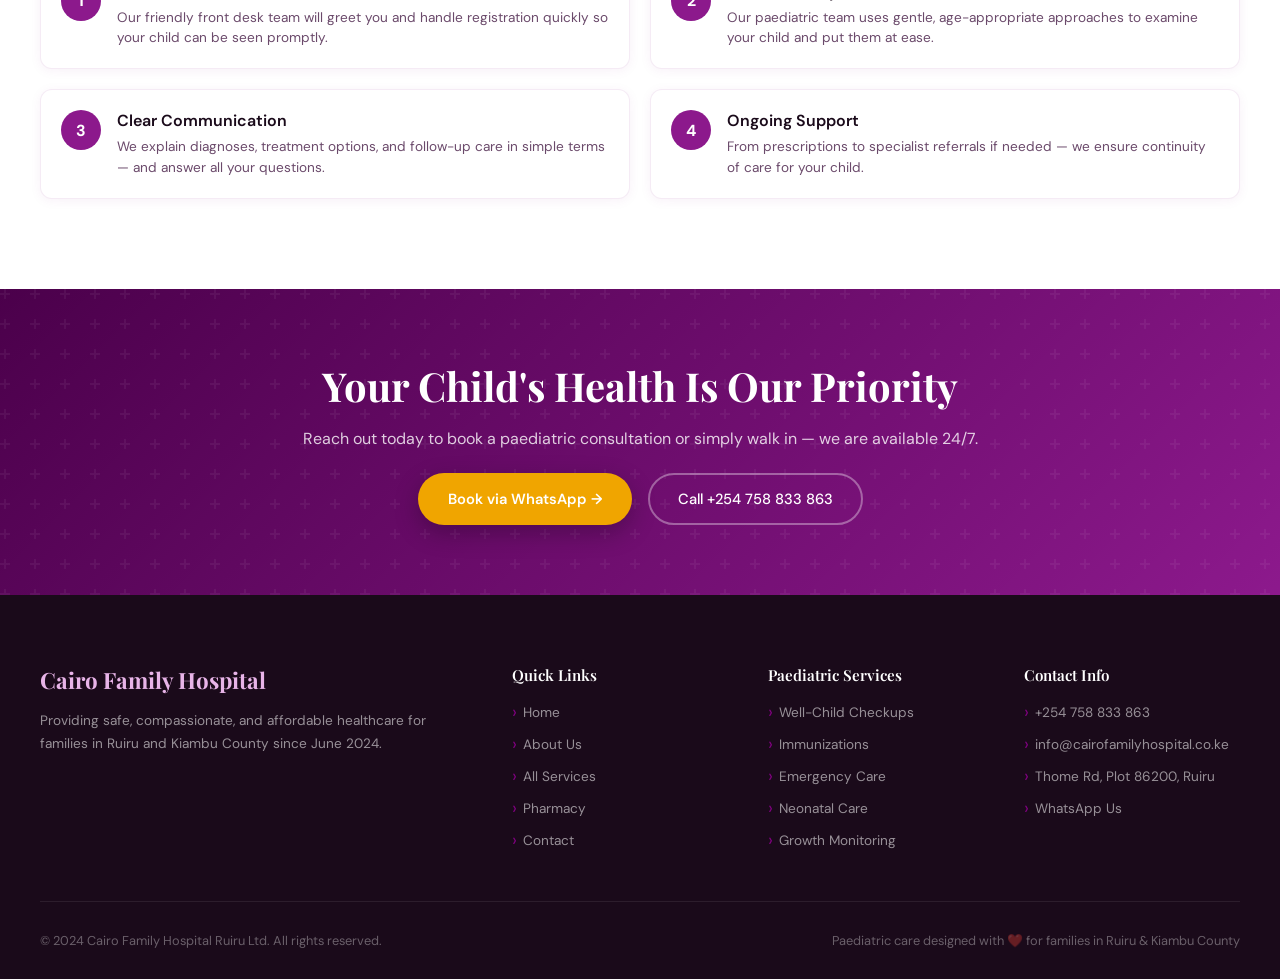
<file: paediatrics.html>
<!DOCTYPE html>
<html lang="en">

<head>
    <meta charset="UTF-8" />
    <meta name="viewport" content="width=device-width, initial-scale=1.0, user-scalable=yes" />
    <title>Paediatric Services - Cairo Family Hospital | Ruiru, Kiambu County</title>
    <meta name="description"
        content="Dedicated paediatric care at Cairo Family Hospital Ruiru Ltd — gentle, expert, and family-friendly healthcare for infants and children in Kiambu County." />
    <link rel="preconnect" href="https://fonts.googleapis.com" />
    <link rel="icon" type="image/jpeg" href="assets/cairo favicon.JPG" />
    <link rel="preconnect" href="https://fonts.gstatic.com" crossorigin />
    <link
        href="https://fonts.googleapis.com/css2?family=Playfair+Display:wght@400;600;700&family=DM+Sans:wght@300;400;500;600&display=swap"
        rel="stylesheet" />
    <link rel="stylesheet" href="https://unpkg.com/swiper@8/swiper-bundle.min.css" />
    <!-- Font Awesome CDN for icons -->
    <link rel="stylesheet" href="https://cdnjs.cloudflare.com/ajax/libs/font-awesome/6.0.0-beta3/css/all.min.css" />
    <style>
        :root {
            --purple: rgba(128, 0, 128, 0.9);
            --purple-solid: #800080;
            --purple-dark: #5a005a;
            --purple-light: rgba(128, 0, 128, 0.12);
            --purple-mid: rgba(128, 0, 128, 0.45);
            --white: #ffffff;
            --off-white: #fdf8fd;
            --text: #1a0a1a;
            --text-light: #6b4a6b;
            --accent: #e8b4e8;
            --accent-gold: #f0a500;
            --accent-gold-dark: #d4900a;
            --gold: #c9a84c;
            --font-display: 'Playfair Display', serif;
            --font-body: 'DM Sans', sans-serif;
            --radius: 12px;
            --shadow: 0 8px 32px rgba(128, 0, 128, 0.15);
            --shadow-lg: 0 20px 60px rgba(128, 0, 128, 0.2);
            --primary: #800080;
            --primary-dark: #4b004b;
            --gray: #7a5a7a;
            --light: #f3e6f3;
            --secondary: #2e2b2e;
        }

        *,
        *::before,
        *::after {
            box-sizing: border-box;
            margin: 0;
            padding: 0;
        }

        html {
            scroll-behavior: smooth;
        }

        body {
            font-family: var(--font-body);
            color: var(--text);
            background: var(--white);
            overflow-x: hidden;
            padding-top: 95px;
        }

        /* TOP BAR */
        .topbar {
            background: var(--primary-dark);
            color: rgba(255, 255, 255, 0.88);
            font-size: 13px;
            padding: 6px 0;
        }

        .topbar .wrap {
            max-width: 1200px;
            margin: 0 auto;
            padding: 0 20px;
            display: flex;
            justify-content: space-between;
            align-items: center;
            gap: 12px;
            flex-wrap: wrap;
        }

        .topbar-left {
            display: flex;
            gap: 20px;
            flex-wrap: wrap;
        }

        .topbar-left a,
        .topbar-left span {
            display: flex;
            align-items: center;
            gap: 6px;
            color: rgba(255, 255, 255, 0.88);
            transition: color .2s;
        }

        .topbar-left a:hover {
            color: var(--accent);
        }

        .topbar-right {
            display: flex;
            gap: 10px;
        }

        .topbar-right a {
            color: rgba(255, 255, 255, 0.75);
            width: 28px;
            height: 28px;
            border: 1px solid rgba(255, 255, 255, 0.25);
            border-radius: 50%;
            display: flex;
            align-items: center;
            justify-content: center;
            font-size: 12px;
            transition: all .2s;
        }

        .topbar-right a:hover {
            background: var(--accent);
            border-color: var(--accent);
            color: #fff;
        }

        /* ========== FIXED NAVBAR ========== */
        nav {
            box-sizing: border-box;
            position: fixed;
            top: 0;
            left: 0;
            right: 0;
            z-index: 9999;
            margin: 25px auto 0;
            max-width: 88%;
            width: auto;
            overflow-x: visible;
            overflow-y: visible;
            padding: 12px 0;
            background-color: rgba(248, 250, 252, 0.95);
            box-shadow: rgba(0, 0, 0, 0.15) 0px 3px 45px 0px;
            backdrop-filter: blur(12px);
            border-radius: 20px;
            transition: transform 0.3s, background-color 0.3s, opacity 0.3s, box-shadow 0.3s, border-color 0.3s, margin 0.3s, backdrop-filter 0.3s;
            -webkit-font-smoothing: antialiased;
        }

        .nav-inner {
            max-width: 1200px;
            margin: 0 auto;
            padding: 0 20px;
            display: flex;
            align-items: center;
            justify-content: space-between;
            gap: 20px;
            height: auto;
        }

        .logo {
            display: flex;
            align-items: center;
            gap: 12px;
            flex-shrink: 0;
            text-decoration: none;
        }

        .logo-icon {
            width: 46px;
            height: 46px;
            background: var(--primary);
            border-radius: 50%;
            display: flex;
            align-items: center;
            justify-content: center;
            color: #fff;
            font-size: 22px;
        }

        .logo-text strong {
            display: block;
            font-family: 'Playfair Display', serif;
            font-size: 18px;
            color: var(--primary-dark);
        }

        .logo-text span {
            font-size: 11px;
            color: var(--gray);
            letter-spacing: .4px;
        }

        .nav-links {
            display: flex;
            align-items: center;
            gap: 4px;
            flex-wrap: wrap;
        }

        .nav-links a {
            padding: 8px 13px;
            font-size: 14px;
            font-weight: 600;
            color: var(--text);
            border-radius: 6px;
            transition: all .2s;
            text-decoration: none;
        }

        .nav-links a:hover,
        .nav-links a.active {
            background: var(--light);
            color: var(--primary);
        }

        .btn-appt {
            background: #f0a500;
            color: #fff !important;
            padding: 10px 20px !important;
            border-radius: 30px !important;
            font-weight: 700 !important;
            font-size: 13px !important;
            white-space: nowrap;
            transition: background .2s, transform .15s !important;
            display: flex;
            align-items: center;
            gap: 7px;
        }

        .btn-appt:hover {
            background: #d4900a !important;
            transform: translateY(-1px);
        }

        .hamburger {
            display: none;
            background: transparent;
            border: none;
            padding: 8px;
            width: 44px;
            height: 44px;
            cursor: pointer;
            flex-direction: column;
            justify-content: center;
            align-items: center;
            gap: 6px;
            z-index: 10001;
            border-radius: 8px;
            transition: background 0.2s;
        }

        .hamburger:hover {
            background: rgba(128, 0, 128, 0.08);
        }

        .hamburger span {
            display: block;
            width: 26px;
            height: 2.5px;
            background: #800080;
            border-radius: 4px;
            transition: transform 0.25s ease, opacity 0.25s ease;
            margin: 0 auto;
        }

        .hamburger.active span:nth-child(1) {
            transform: translateY(8px) rotate(45deg);
        }

        .hamburger.active span:nth-child(2) {
            opacity: 0;
        }

        .hamburger.active span:nth-child(3) {
            transform: translateY(-8px) rotate(-45deg);
        }

        .dropdown {
            position: relative;
            display: inline-block;
        }

        .dropdown-menu {
            display: none;
            position: absolute;
            background-color: #fff;
            min-width: 200px;
            box-shadow: 0 8px 16px rgba(0, 0, 0, 0.2);
            z-index: 1000;
            border-radius: 4px;
            top: 100%;
            left: 0;
        }

        .dropdown-menu a {
            color: #333;
            padding: 12px 16px;
            text-decoration: none;
            display: block;
            white-space: nowrap;
        }

        .dropdown-menu a:hover {
            background-color: #f1f1f1;
        }

        .dropdown:hover .dropdown-menu {
            display: block;
        }

        .dropdown.active .dropdown-menu {
            display: block;
        }

        .dropdown-toggle i {
            font-size: 12px;
            margin-left: 5px;
            transition: transform 0.3s;
        }

        .dropdown:hover .dropdown-toggle i,
        .dropdown.active .dropdown-toggle i {
            transform: rotate(180deg);
        }

        @media (max-width: 768px) {
            nav {
                max-width: 94%;
                margin-top: 15px;
                padding: 10px 0;
            }

            .nav-inner {
                padding: 0 16px;
            }

            .hamburger {
                display: flex;
            }

            .nav-links {
                display: none;
                position: absolute;
                top: calc(100% + 12px);
                left: 16px;
                right: 16px;
                background: rgba(255, 255, 255, 0.98);
                backdrop-filter: blur(16px);
                flex-direction: column;
                align-items: stretch;
                gap: 8px;
                padding: 20px;
                border-radius: 20px;
                box-shadow: 0 20px 30px rgba(0, 0, 0, 0.15);
                z-index: 999;
                border: 1px solid rgba(128, 0, 128, 0.2);
                opacity: 0;
                transform: translateY(-10px);
                transition: opacity 0.25s ease, transform 0.25s ease;
                pointer-events: none;
            }

            .nav-links.show {
                display: flex;
                opacity: 1;
                transform: translateY(0);
                pointer-events: auto;
            }

            .nav-links a {
                padding: 12px 16px;
                font-size: 16px;
                text-align: left;
                width: 100%;
                border-radius: 12px;
            }

            .btn-appt {
                justify-content: center;
                margin-top: 6px;
            }

            .dropdown {
                display: block;
                width: 100%;
            }

            .dropdown .dropdown-toggle {
                display: flex;
                justify-content: space-between;
                align-items: center;
                width: 100%;
                padding: 12px 16px;
            }

            .dropdown-menu {
                position: static;
                box-shadow: none;
                padding-left: 24px;
                display: none;
                background: #faf5fa;
                width: 100%;
            }

            .dropdown.active .dropdown-menu {
                display: block;
            }

            .dropdown-menu a {
                padding: 10px 16px 10px 30px;
                white-space: normal;
            }
        }

        @media (max-width: 480px) {
            .logo-text strong {
                font-size: 14px;
            }

            .logo-text span {
                font-size: 9px;
            }

            .logo-icon {
                width: 38px;
                height: 38px;
                font-size: 18px;
            }
        }

        /* ========== BREADCRUMB ========== */
        .breadcrumb {
            background: var(--purple-light);
            padding: 12px 24px;
            font-size: 0.82rem;
            color: var(--text-light);
            position: relative;
            z-index: 5;
        }

        .breadcrumb-inner {
            max-width: 1200px;
            margin: 0 auto;
        }

        .breadcrumb a {
            color: var(--purple-solid);
            text-decoration: none;
        }

        .breadcrumb a:hover {
            text-decoration: underline;
        }

        .breadcrumb span {
            margin: 0 6px;
        }

        /* ========== HERO ========== */
        .hero {
            position: relative;
            min-height: 70vh;
            display: flex;
            align-items: center;
            overflow: hidden;
            background: linear-gradient(135deg, rgba(26, 10, 26, 0.93) 0%, rgba(61, 0, 61, 0.85) 50%, rgba(42, 0, 42, 0.93) 100%), url('https://images.unsplash.com/photo-1505751172876-fa1923c5c528?w=1600&q=80');
            background-size: cover;
            background-position: center;
            background-repeat: no-repeat;
        }

        .hero::after {
            content: "";
            position: absolute;
            bottom: -1px;
            left: 0;
            width: 100%;
            height: 80px;
            background: #ffffff;
            border-radius: 100% 100% 0 0 / 100% 100% 0 0;
            transform: scaleX(1.15);
            z-index: 3;
        }

        .hero-content {
            position: relative;
            max-width: 1200px;
            margin: 0 auto;
            padding: 60px 24px 100px;
            text-align: center;
            z-index: 4;
        }

        .hero-tag {
            display: inline-flex;
            align-items: center;
            gap: 8px;
            background: rgba(232, 180, 232, 0.12);
            border: 1px solid rgba(232, 180, 232, 0.25);
            color: var(--accent);
            padding: 6px 16px;
            border-radius: 50px;
            font-size: 0.78rem;
            font-weight: 500;
            letter-spacing: 0.08em;
            text-transform: uppercase;
            margin-bottom: 24px;
        }

        .hero h1 {
            font-family: var(--font-display);
            font-size: clamp(2.2rem, 5vw, 3.8rem);
            color: white;
            line-height: 1.1;
            margin-bottom: 20px;
        }

        .hero h1 span {
            color: var(--accent);
        }

        .hero p {
            color: rgba(255, 255, 255, 0.72);
            font-size: 1.05rem;
            line-height: 1.7;
            margin-bottom: 36px;
            max-width: 600px;
            margin-left: auto;
            margin-right: auto;
        }

        .hero-btns {
            display: flex;
            gap: 14px;
            justify-content: center;
            flex-wrap: wrap;
        }

        .btn-primary {
            display: inline-flex;
            align-items: center;
            gap: 8px;
            background: var(--accent-gold);
            color: white;
            padding: 14px 28px;
            border-radius: 50px;
            text-decoration: none;
            font-weight: 600;
            font-size: 0.92rem;
            box-shadow: 0 8px 25px rgba(0, 0, 0, 0.25);
            transition: all 0.25s;
            border: 2px solid transparent;
        }

        .btn-primary:hover {
            background: var(--accent-gold-dark);
            transform: translateY(-2px);
        }

        .btn-outline {
            display: inline-flex;
            align-items: center;
            gap: 8px;
            background: transparent;
            color: white;
            padding: 14px 28px;
            border-radius: 50px;
            text-decoration: none;
            font-weight: 500;
            font-size: 0.92rem;
            border: 2px solid rgba(255, 255, 255, 0.35);
            transition: all 0.25s;
        }

        .btn-outline:hover {
            background: white;
            color: var(--purple-solid);
            border-color: white;
        }

        /* ========== STATS BAND ========== */
        .stats-band {
            background: var(--purple);
            padding: 30px 24px;
            position: relative;
            z-index: 10;
            max-width: 1100px;
            margin-left: auto;
            margin-right: auto;
            border-radius: 20px;
            box-shadow: 0 15px 35px rgba(26, 10, 26, 0.35);
            border: 1px solid rgba(255, 255, 255, 0.1);
            backdrop-filter: blur(5px);
            transform: translateY(-30px);
        }

        .stats-inner {
            max-width: 1000px;
            margin: 0 auto;
            display: grid;
            grid-template-columns: repeat(4, 1fr);
            gap: 20px;
        }

        .stat-item {
            text-align: center;
            position: relative;
        }

        .stat-item:not(:last-child)::after {
            content: "";
            position: absolute;
            right: -10px;
            top: 25%;
            height: 50%;
            width: 1px;
            background: rgba(255, 255, 255, 0.15);
        }

        .stat-num {
            font-family: var(--font-display);
            font-size: 2.4rem;
            font-weight: 700;
            color: white;
            display: block;
            margin-bottom: 2px;
        }

        .stat-label {
            font-size: 0.8rem;
            color: rgba(255, 255, 255, 0.85);
            letter-spacing: 0.04em;
            text-transform: uppercase;
        }

        /* ========== GENERAL SECTIONS ========== */
        section {
            padding: 90px 24px;
        }

        .section-inner {
            max-width: 1200px;
            margin: 0 auto;
        }

        .section-tag {
            display: inline-block;
            font-size: 0.75rem;
            font-weight: 600;
            letter-spacing: 0.1em;
            text-transform: uppercase;
            color: var(--purple-solid);
            margin-bottom: 10px;
        }

        .section-title {
            font-family: var(--font-display);
            font-size: clamp(1.8rem, 4vw, 2.7rem);
            color: var(--text);
            margin-bottom: 16px;
            line-height: 1.2;
        }

        .section-desc {
            color: var(--text-light);
            font-size: 1rem;
            line-height: 1.7;
            max-width: 640px;
            margin-bottom: 50px;
        }

        /* ========== INTRO SECTION ========== */
        .intro-bg {
            background: var(--off-white);
        }

        .intro-grid {
            display: grid;
            grid-template-columns: 1fr 1fr;
            gap: 60px;
            align-items: center;
        }

        .intro-img {
            width: 100%;
            border-radius: 20px;
            overflow: hidden;
            box-shadow: var(--shadow-lg);
            aspect-ratio: 4/3;
            object-fit: cover;
        }

        .highlight-box {
            background: var(--purple-light);
            border-left: 4px solid var(--purple-solid);
            padding: 1rem 1.5rem;
            border-radius: 0 12px 12px 0;
            margin-top: 1.8rem;
            font-weight: 500;
            color: var(--purple-dark);
            font-size: 0.9rem;
        }

        /* ========== SERVICES GRID ========== */
        .services-grid {
            display: grid;
            grid-template-columns: repeat(3, 1fr);
            gap: 24px;
            margin-top: 30px;
        }

        .service-card {
            background: white;
            border-radius: var(--radius);
            padding: 28px 22px;
            box-shadow: 0 2px 16px rgba(128, 0, 128, 0.07);
            transition: all 0.3s;
            border: 2px solid transparent;
            position: relative;
            overflow: hidden;
        }

        .service-card::before {
            content: '';
            position: absolute;
            top: 0;
            left: 0;
            right: 0;
            height: 3px;
            background: linear-gradient(90deg, var(--purple-solid), #d070d0);
            transform: scaleX(0);
            transition: transform 0.3s;
        }

        .service-card:hover::before {
            transform: scaleX(1);
        }

        .service-card:hover {
            transform: translateY(-6px);
            box-shadow: var(--shadow-lg);
            border-color: rgba(128, 0, 128, 0.12);
        }

        .service-card h3 {
            font-family: var(--font-display);
            font-size: 1.1rem;
            margin-bottom: 12px;
            color: var(--text);
        }

        .service-card p {
            font-size: 0.87rem;
            color: var(--text-light);
            line-height: 1.65;
        }

        /* ========== TREATMENT LIST ========== */
        .treatment-list {
            list-style: none;
            display: grid;
            grid-template-columns: repeat(2, 1fr);
            gap: 12px;
            margin-top: 20px;
        }

        .treatment-list li {
            display: flex;
            align-items: center;
            gap: 10px;
            font-size: 0.92rem;
            color: var(--text);
            padding: 8px 0;
        }

        .treatment-list li::before {
            content: "✓";
            color: var(--purple-solid);
            font-weight: bold;
            font-size: 1rem;
        }

        /* ========== EXPECT SECTION ========== */
        .expect-grid {
            display: grid;
            grid-template-columns: repeat(2, 1fr);
            gap: 20px;
            margin-top: 30px;
        }

        .expect-item {
            background: white;
            border-radius: var(--radius);
            padding: 20px;
            display: flex;
            gap: 16px;
            box-shadow: 0 2px 12px rgba(128, 0, 128, 0.06);
            transition: all 0.3s;
            border: 1px solid rgba(128, 0, 128, 0.08);
        }

        .expect-item:hover {
            transform: translateY(-3px);
            box-shadow: var(--shadow);
        }

        .expect-num {
            width: 40px;
            height: 40px;
            background: var(--purple);
            border-radius: 50%;
            color: white;
            font-weight: 700;
            font-size: 1rem;
            display: flex;
            align-items: center;
            justify-content: center;
            flex-shrink: 0;
        }

        .expect-item h4 {
            font-size: 1rem;
            font-weight: 600;
            margin-bottom: 6px;
            color: var(--text);
        }

        .expect-item p {
            font-size: 0.85rem;
            color: var(--text-light);
            line-height: 1.5;
        }

        /* ========== SIDEBAR ========== */
        .page-layout {
            display: grid;
            grid-template-columns: 1fr 320px;
            gap: 40px;
            align-items: start;
        }

        .sidebar-card {
            background: white;
            border-radius: var(--radius);
            overflow: hidden;
            margin-bottom: 24px;
            box-shadow: var(--shadow);
            border: 1px solid rgba(128, 0, 128, 0.1);
        }

        .sidebar-card-header {
            background: var(--purple);
            color: white;
            padding: 14px 20px;
            font-weight: 600;
            font-size: 0.95rem;
            font-family: var(--font-display);
        }

        .sidebar-list {
            list-style: none;
            padding: 8px 0;
        }

        .sidebar-list li a {
            display: flex;
            align-items: center;
            gap: 10px;
            padding: 10px 20px;
            font-size: 0.88rem;
            color: var(--text);
            text-decoration: none;
            transition: all 0.2s;
            border-left: 3px solid transparent;
        }

        .sidebar-list li a:hover,
        .sidebar-list li a.active {
            background: var(--purple-light);
            color: var(--purple-solid);
            border-left-color: var(--purple-solid);
        }

        .sidebar-cta {
            background: linear-gradient(135deg, var(--purple), var(--purple-dark));
            padding: 24px 20px;
            text-align: center;
        }

        .sidebar-cta h4 {
            color: white;
            margin-bottom: 12px;
            font-family: var(--font-display);
        }

        .sidebar-cta a {
            display: inline-block;
            background: white;
            color: var(--purple-solid);
            padding: 10px 20px;
            border-radius: 30px;
            font-weight: 600;
            font-size: 0.85rem;
            text-decoration: none;
            transition: all 0.2s;
        }

        .sidebar-cta a:hover {
            transform: translateY(-2px);
            box-shadow: 0 4px 12px rgba(0, 0, 0, 0.2);
        }

        /* ========== CTA BANNER ========== */
        .cta-banner {
            background: linear-gradient(135deg, var(--primary-dark) 0%, var(--purple) 100%);
            text-align: center;
            padding: 70px 24px;
            position: relative;
            overflow: hidden;
        }

        .cta-banner::before {
            content: "";
            position: absolute;
            inset: 0;
            background: url("data:image/svg+xml,%3Csvg width='60' height='60' viewBox='0 0 60 60' xmlns='http://www.w3.org/2000/svg'%3E%3Cg fill='none' fill-rule='evenodd'%3E%3Cg fill='%23ffffff' fill-opacity='0.05'%3E%3Cpath d='M36 34v-4h-2v4h-4v2h4v4h2v-4h4v-2h-4zm0-30V0h-2v4h-4v2h4v4h2V6h4V4h-4zM6 34v-4H4v4H0v2h4v4h2v-4h4v-2H6zM6 4V0H4v4H0v2h4v4h2V6h4V4H6z'/%3E%3C/g%3E%3C/g%3E%3C/svg%3E");
            pointer-events: none;
        }

        .cta-banner h2 {
            font-family: var(--font-display);
            font-size: clamp(1.8rem, 4vw, 2.5rem);
            color: white;
            margin-bottom: 16px;
            position: relative;
            z-index: 1;
        }

        .cta-banner p {
            color: rgba(255, 255, 255, 0.8);
            margin-bottom: 24px;
            position: relative;
            z-index: 1;
        }

        .cta-actions {
            display: flex;
            gap: 16px;
            justify-content: center;
            flex-wrap: wrap;
            position: relative;
            z-index: 1;
        }

        /* ========== FOOTER ========== */
        footer {
            background: #1a0a1a;
            color: rgba(255, 255, 255, 0.7);
            padding: 70px 24px 30px;
        }

        .footer-inner {
            max-width: 1200px;
            margin: 0 auto;
        }

        .footer-top {
            display: grid;
            grid-template-columns: 2fr 1fr 1fr 1fr;
            gap: 40px;
            padding-bottom: 50px;
            border-bottom: 1px solid rgba(255, 255, 255, 0.08);
            margin-bottom: 30px;
        }

        .footer-brand .logo-main {
            color: var(--accent);
            font-size: 1.4rem;
            font-family: var(--font-display);
            font-weight: 700;
            display: block;
            margin-bottom: 10px;
        }

        .footer-brand p {
            font-size: 0.85rem;
            line-height: 1.7;
            margin-top: 14px;
            color: rgba(255, 255, 255, 0.55);
        }

        .footer-col h4 {
            font-family: var(--font-display);
            font-size: 0.95rem;
            color: white;
            margin-bottom: 16px;
            font-weight: 600;
        }

        .footer-col ul {
            list-style: none;
            display: flex;
            flex-direction: column;
            gap: 10px;
        }

        .footer-col ul li a {
            color: rgba(255, 255, 255, 0.55);
            text-decoration: none;
            font-size: 0.85rem;
            transition: color 0.2s;
            display: flex;
            align-items: center;
            gap: 6px;
        }

        .footer-col ul li a::before {
            content: '›';
            color: var(--purple-solid);
            font-size: 1.1rem;
        }

        .footer-col ul li a:hover {
            color: var(--accent);
        }

        .footer-bottom {
            display: flex;
            justify-content: space-between;
            align-items: center;
            font-size: 0.8rem;
            color: rgba(255, 255, 255, 0.35);
            flex-wrap: wrap;
            gap: 10px;
        }

        #scroll-top {
            position: fixed;
            bottom: 30px;
            right: 30px;
            width: 44px;
            height: 44px;
            background: var(--purple);
            color: white;
            border: none;
            border-radius: 50%;
            cursor: pointer;
            font-size: 1.2rem;
            box-shadow: var(--shadow);
            opacity: 0;
            transform: translateY(10px);
            transition: all 0.3s;
            z-index: 999;
        }

        #scroll-top.visible {
            opacity: 1;
            transform: translateY(0);
        }

        @keyframes fadeUp {
            from {
                opacity: 0;
                transform: translateY(30px);
            }

            to {
                opacity: 1;
                transform: translateY(0);
            }
        }

        .reveal {
            opacity: 0;
            transform: translateY(24px);
            transition: all 0.6s ease;
        }

        .reveal.visible {
            opacity: 1;
            transform: translateY(0);
        }

        @media (max-width: 900px) {

            .intro-grid,
            .services-grid,
            .expect-grid,
            .page-layout {
                grid-template-columns: 1fr;
            }

            .stats-inner {
                grid-template-columns: repeat(2, 1fr);
            }

            .footer-top {
                grid-template-columns: 1fr 1fr;
            }

            .treatment-list {
                grid-template-columns: 1fr;
            }
        }

        @media (max-width: 580px) {
            .stats-inner {
                grid-template-columns: repeat(2, 1fr);
            }

            .footer-top {
                grid-template-columns: 1fr;
            }
        }
    </style>
</head>

<body>

    <!-- TOP BAR -->
    <div class="topbar">
        <div class="wrap">
            <div class="topbar-left">
                <a href="#"><i class="fas fa-map-marker-alt"></i> Thome Road, Ruiru, Kiambu County</a>
                <a href="tel:+254758833863"><i class="fas fa-phone"></i> +254 758 833 863</a>
                <a href="mailto:info@cairofamilyhospital.co.ke"><i class="fas fa-envelope"></i>
                    info@cairofamilyhospital.co.ke</a>
            </div>
            <div class="topbar-right">
                <a href="https://www.facebook.com/profile.php?id=100094585454733" target="_blank"
                    aria-label="Facebook"><i class="fab fa-facebook-f"></i></a>
                <a href="https://www.tiktok.com/@cairo.family.hosp" target="_blank" aria-label="TikTok"><i
                        class="fab fa-tiktok"></i></a>
                <a href="https://www.instagram.com/cairo_family_hospital" target="_blank" aria-label="Instagram"><i
                        class="fab fa-instagram"></i></a>
            </div>
        </div>
    </div>

    <!-- FIXED NAVBAR -->
    <nav>
        <div class="nav-inner">
            <a href="index.html" class="logo">
                <div class="logo-icon"><i class="fas fa-heartbeat"></i></div>
                <div class="logo-text">
                    <strong>Cairo Family Hospital</strong>
                    <span>Ruiru Ltd — Kiambu County</span>
                </div>
            </a>
            <button class="hamburger" id="hamburgerBtn" aria-label="Menu" aria-expanded="false">
                <span></span>
                <span></span>
                <span></span>
            </button>
            <div class="nav-links" id="navLinks">
                <a href="index.html">Home</a>
                <a href="about.html">About</a>
                <div class="dropdown" id="servicesDropdown">
                    <a href="services.html" class="dropdown-toggle">Services <i class="fas fa-chevron-down"></i></a>
                    <div class="dropdown-menu">
                        <a href="services.html#general">General Medicine</a>
                        <a href="dental.html">Dental</a>
                        <a href="paediatrics.html" class="active">Pediatrics</a>
                        <a href="maternity.html">Maternity</a>
                    </div>
                </div>
                <a href="pharmacy.html">Pharmacy</a>
                <a href="contact.html">Contact</a>
                <a href="https://wa.me/254758833863?text=Hello%20Cairo%20Family%20Hospital,%20I%20would%20like%20to%20book%20an%20appointment."
                    target="_blank" class="btn-appt"><i class="fab fa-whatsapp"></i> Book Appointment</a>
            </div>
        </div>
    </nav>

    <!-- BREADCRUMB -->
    <div class="breadcrumb">
        <div class="breadcrumb-inner">
            <a href="index.html">Home</a>
            <span>›</span>
            <a href="services.html">Services</a>
            <span>›</span>
            <span style="color: var(--purple-solid); font-weight: 500;">Paediatric Services</span>
        </div>
    </div>

    <!-- HERO SECTION -->
    <section class="hero">
        <div class="hero-content">
            <div class="hero-tag">Specialist Services</div>
            <h1>Paediatric <span>Services</span></h1>
            <p>Expert, gentle, and family-friendly care for infants, children, and adolescents — right here in Ruiru,
                Kiambu County. Your child's health is our priority.</p>
            <div class="hero-btns">
                <a href="https://wa.me/254758833863?text=Hello%20Cairo%20Family%20Hospital,%20I%20would%20like%20to%20book%20a%20paediatric%20appointment."
                    target="_blank" class="btn-primary">Book a Paediatric Visit</a>
                <a href="tel:+254758833863" class="btn-outline">Call Us Now</a>
            </div>
        </div>
    </section>

    <!-- STATS BAND -->
    <div class="stats-band">
        <div class="stats-inner">
            <div class="stat-item"><span class="stat-num">24/7</span>
                <div class="stat-label">Outpatient Access</div>
            </div>
            <div class="stat-item"><span class="stat-num">3B</span>
                <div class="stat-label">MOH Licensed</div>
            </div>
            <div class="stat-item"><span class="stat-num">10+</span>
                <div class="stat-label">Inpatient Beds</div>
            </div>
            <div class="stat-item"><span class="stat-num">0–18</span>
                <div class="stat-label">Age Range</div>
            </div>
        </div>
    </div>

    <!-- INTRO SECTION -->
    <section class="intro-bg">
        <div class="section-inner">
            <div class="intro-grid">
                <img src="assets/paedschild.webp" alt="Child receiving care at Cairo Family Hospital"
                    class="intro-img reveal" />
                <div class="reveal">
                    <div class="section-tag">About Our Paediatric Unit</div>
                    <h2 class="section-title">Healthy Children,<br>Healthy Families</h2>
                    <p class="section-desc" style="margin-bottom: 20px;">Our paediatric unit at Cairo Family Hospital
                        offers a warm, child-friendly environment where the comfort and safety of your child come
                        first. We understand that a sick child is stressful for the whole family — which is why our
                        team is dedicated to putting both children and parents at ease from the moment you arrive.</p>
                    <div class="highlight-box">Our paediatric clinic is open 24 hours a day, 7 days a week — walk-ins
                        welcome, appointments available.</div>
                </div>
            </div>
        </div>
    </section>

    <!-- SERVICES SECTION -->
    <section>
        <div class="section-inner">
            <div class="reveal" style="text-align: center;">
                <div class="section-tag">Comprehensive Care</div>
                <h2 class="section-title">What Our Paediatric Unit Offers</h2>
                <p class="section-desc" style="margin-left: auto; margin-right: auto;">Complete healthcare services for
                    children from newborns to adolescents.</p>
            </div>
            <div class="services-grid">
                <div class="service-card reveal">
                    <h3>Well-Child Checkups</h3>
                    <p>Comprehensive developmental assessments & growth monitoring to ensure your child is thriving at
                        every stage.</p>
                </div>
                <div class="service-card reveal">
                    <h3>Immunization Programme</h3>
                    <p>Full childhood vaccination schedules following Kenya's national guidelines — on-time protection
                        for your little ones.</p>
                </div>
                <div class="service-card reveal">
                    <h3>Inpatient Ward</h3>
                    <p>Child-friendly environment with 24/7 nursing care, designed to make hospital stays comfortable
                        for both child and family.</p>
                </div>
                <div class="service-card reveal">
                    <h3>Emergency Care</h3>
                    <p>24/7 emergency response for acute childhood conditions — always ready when you need us most.</p>
                </div>
                <div class="service-card reveal">
                    <h3>Neonatal Care</h3>
                    <p>Specialized newborn monitoring, jaundice management, and early intervention services for the
                        tiniest patients.</p>
                </div>
                <div class="service-card reveal">
                    <h3>Growth Monitoring</h3>
                    <p>Early identification of developmental delays with appropriate referrals and intervention
                        planning.</p>
                </div>
            </div>
        </div>
    </section>

    <!-- TREATMENTS & CONDITIONS SECTION -->
    <section class="intro-bg">
        <div class="section-inner">
            <div class="page-layout">
                <div class="reveal">
                    <div class="section-tag">Expert Care</div>
                    <h2 class="section-title">Paediatric Conditions We Treat</h2>
                    <ul class="treatment-list">
                        <li>Common colds & flu</li>
                        <li>Ear infections</li>
                        <li>Asthma & respiratory conditions</li>
                        <li>Allergies & skin conditions</li>
                        <li>Gastroenteritis & dehydration</li>
                        <li>Fever management</li>
                        <li>Malaria & tropical illnesses</li>
                        <li>Nutritional deficiencies</li>
                        <li>Developmental delays</li>
                        <li>Minor injuries & wounds</li>
                    </ul>
                </div>
                <div class="reveal">
                    <div class="sidebar-card">
                        <div class="sidebar-card-header">
                            <i class="fas fa-baby-carriage" style="margin-right: 8px;"></i> Quick Reference
                        </div>
                        <ul class="sidebar-list">
                            <li><a href="#" class="active">Well-Child Visits</a></li>
                            <li><a href="#">Immunization Schedule</a></li>
                            <li><a href="#">Growth Charts</a></li>
                            <li><a href="#">Emergency Guidelines</a></li>
                        </ul>
                    </div>
                    <div class="sidebar-card">
                        <div class="sidebar-card-header">
                            <i class="fas fa-phone-alt" style="margin-right: 8px;"></i> Emergency Contact
                        </div>
                        <div class="sidebar-cta">
                            <h4>24/7 Paediatric Helpline</h4>
                            <a href="tel:+254758833863"><i class="fas fa-phone"></i> +254 758 833 863</a>
                        </div>
                    </div>
                </div>
            </div>
        </div>
    </section>

    <!-- WHAT TO EXPECT SECTION -->
    <section>
        <div class="section-inner">
            <div class="reveal" style="text-align: center;">
                <div class="section-tag">Your Visit</div>
                <h2 class="section-title">What to Expect</h2>
                <p class="section-desc" style="margin-left: auto; margin-right: auto;">We've designed every step of
                    your child's visit to be as comfortable and stress-free as possible.</p>
            </div>
            <div class="expect-grid">
                <div class="expect-item reveal">
                    <div class="expect-num">1</div>
                    <div>
                        <h4>Warm Welcome</h4>
                        <p>Our friendly front desk team will greet you and handle registration quickly so your child
                            can be seen promptly.</p>
                    </div>
                </div>
                <div class="expect-item reveal">
                    <div class="expect-num">2</div>
                    <div>
                        <h4>Child-Friendly Assessment</h4>
                        <p>Our paediatric team uses gentle, age-appropriate approaches to examine your child and put
                            them at ease.</p>
                    </div>
                </div>
                <div class="expect-item reveal">
                    <div class="expect-num">3</div>
                    <div>
                        <h4>Clear Communication</h4>
                        <p>We explain diagnoses, treatment options, and follow-up care in simple terms — and answer all
                            your questions.</p>
                    </div>
                </div>
                <div class="expect-item reveal">
                    <div class="expect-num">4</div>
                    <div>
                        <h4>Ongoing Support</h4>
                        <p>From prescriptions to specialist referrals if needed — we ensure continuity of care for your
                            child.</p>
                    </div>
                </div>
            </div>
        </div>
    </section>

    <!-- CTA BANNER -->
    <div class="cta-banner">
        <h2>Your Child's Health Is Our Priority</h2>
        <p>Reach out today to book a paediatric consultation or simply walk in — we are available 24/7.</p>
        <div class="cta-actions">
            <a href="https://wa.me/254758833863?text=Hello%20Cairo%20Family%20Hospital,%20I%20would%20like%20to%20book%20a%20paediatric%20appointment."
                class="btn-primary">Book via WhatsApp →</a>
            <a href="tel:+254758833863" class="btn-outline">Call +254 758 833 863</a>
        </div>
    </div>

    <!-- FOOTER -->
    <footer>
        <div class="footer-inner">
            <div class="footer-top">
                <div class="footer-brand">
                    <span class="logo-main">Cairo Family Hospital</span>
                    <p>Providing safe, compassionate, and affordable healthcare for families in Ruiru and Kiambu County
                        since June 2024.</p>
                </div>
                <div class="footer-col">
                    <h4>Quick Links</h4>
                    <ul>
                        <li><a href="index.html">Home</a></li>
                        <li><a href="about.html">About Us</a></li>
                        <li><a href="services.html">All Services</a></li>
                        <li><a href="pharmacy.html">Pharmacy</a></li>
                        <li><a href="contact.html">Contact</a></li>
                    </ul>
                </div>
                <div class="footer-col">
                    <h4>Paediatric Services</h4>
                    <ul>
                        <li><a href="#">Well-Child Checkups</a></li>
                        <li><a href="#">Immunizations</a></li>
                        <li><a href="#">Emergency Care</a></li>
                        <li><a href="#">Neonatal Care</a></li>
                        <li><a href="#">Growth Monitoring</a></li>
                    </ul>
                </div>
                <div class="footer-col">
                    <h4>Contact Info</h4>
                    <ul>
                        <li><a href="tel:+254758833863">+254 758 833 863</a></li>
                        <li><a href="mailto:info@cairofamilyhospital.co.ke">info@cairofamilyhospital.co.ke</a></li>
                        <li><a href="#">Thome Rd, Plot 86200, Ruiru</a></li>
                        <li><a href="https://wa.me/254758833863" target="_blank">WhatsApp Us</a></li>
                    </ul>
                </div>
            </div>
            <div class="footer-bottom">
                <span>© 2024 Cairo Family Hospital Ruiru Ltd. All rights reserved.</span>
                <span>Paediatric care designed with ❤️ for families in Ruiru &amp; Kiambu County</span>
            </div>
        </div>
    </footer>

    <button id="scroll-top" onclick="window.scrollTo({top:0,behavior:'smooth'})" aria-label="Scroll to top">↑</button>

    <script>
        // Mobile navbar functionality
        (function () {
            const hamburger = document.getElementById('hamburgerBtn');
            const navLinks = document.getElementById('navLinks');
            const dropdown = document.getElementById('servicesDropdown');

            function toggleMenu() {
                if (!navLinks) return;
                const expanded = navLinks.classList.contains('show');
                navLinks.classList.toggle('show');
                if (hamburger) hamburger.classList.toggle('active');
                if (hamburger) hamburger.setAttribute('aria-expanded', !expanded);
                if (!expanded && dropdown && dropdown.classList.contains('active')) {
                    dropdown.classList.remove('active');
                }
            }

            if (hamburger) {
                hamburger.addEventListener('click', function (e) {
                    e.stopPropagation();
                    toggleMenu();
                });
            }

            if (dropdown) {
                const toggleLink = dropdown.querySelector('.dropdown-toggle');
                if (toggleLink) {
                    toggleLink.addEventListener('click', function (e) {
                        if (window.innerWidth <= 768) {
                            e.preventDefault();
                            e.stopPropagation();
                            dropdown.classList.toggle('active');
                        }
                    });
                }
            }

            const allLinks = document.querySelectorAll('.nav-links a:not(.dropdown-toggle)');
            allLinks.forEach(link => {
                link.addEventListener('click', function () {
                    if (window.innerWidth <= 768 && navLinks && navLinks.classList.contains('show')) {
                        toggleMenu();
                    }
                });
            });

            document.addEventListener('click', function (event) {
                if (window.innerWidth <= 768 && navLinks && navLinks.classList.contains('show')) {
                    const isClickInside = navLinks.contains(event.target) || (hamburger && hamburger.contains(event.target));
                    if (!isClickInside) {
                        toggleMenu();
                    }
                }
            });

            window.addEventListener('resize', function () {
                if (window.innerWidth > 768) {
                    if (navLinks && navLinks.classList.contains('show')) {
                        navLinks.classList.remove('show');
                        if (hamburger) hamburger.classList.remove('active');
                    }
                    if (dropdown && dropdown.classList.contains('active')) {
                        dropdown.classList.remove('active');
                    }
                }
            });
        })();

        // Scroll to top button visibility
        window.addEventListener('scroll', () => {
            const btn = document.getElementById('scroll-top');
            if (btn) btn.classList.toggle('visible', window.scrollY > 400);
        });

        // Reveal animations on scroll
        const reveals = document.querySelectorAll('.reveal');
        const observer = new IntersectionObserver((entries) => {
            entries.forEach(e => { if (e.isIntersecting) e.target.classList.add('visible'); });
        }, { threshold: 0.12 });
        reveals.forEach(el => observer.observe(el));
    </script>
</body>

</html>
</file>
<file: style.css>
/* ---------- RESET & BASE ---------- */
*,
*::before,
*::after {
    margin: 0;
    padding: 0;
    box-sizing: border-box;
}

:root {
    --primary: rgba(128, 0, 128, 0.9);
    --primary-dark: rgba(99, 0, 99, 0.95);
    --primary-light: rgba(153, 0, 153, 0.9);
    --secondary: #1E293B;
    --action: #0EA5E9;
    --action-dark: #0B86B8;
    --bg: #F8FAFC;
    --white: #ffffff;
    --light: #F4FAF8;
    --gray: #6B7280;
    --gray-light: #F3F4F6;
    --text: var(--secondary);
    --text-muted: #4B5563;
    --border: #E2E8F0;
    --radius: 10px;
    --shadow: 0 4px 24px rgba(128, 0, 128, 0.10);
    --accent: var(--action);
    --accent-dark: var(--action-dark);
    --nav-bg: var(--bg);
    --gradient-purple: linear-gradient(125deg, #6b21b5 0%, #3b0764 60%, #1e1a4a 100%);
    --gradient-hero-overlay: linear-gradient(105deg, rgba(85, 0, 110, 0.92) 0%, rgba(128, 0, 128, 0.65) 45%, rgba(128, 0, 128, 0.2) 100%);
    --gradient-stats: linear-gradient(135deg, #5e2a7c 0%, #3b1e4f 100%);
    --gradient-cta: linear-gradient(115deg, #7a2e9e 0%, #4a1d65 100%);
    --gradient-finder: linear-gradient(95deg, #3c1b4f 0%, #2a1238 100%);
}

html {
    scroll-behavior: smooth;
}

body {
    font-family: 'Nunito', sans-serif;
    color: var(--text);
    background: var(--bg);
    line-height: 1.7;
    overflow-x: hidden;
}

a {
    text-decoration: none;
    color: inherit;
}

img {
    max-width: 100%;
    display: block;
}

/* ---------- UTILITIES ---------- */
.wrap {
    max-width: 1200px;
    margin: 0 auto;
    padding: 0 20px;
}

/* Focus styles for accessibility */
a:focus-visible,
button:focus-visible,
.chip:focus-visible {
    outline: 3px solid var(--accent);
    outline-offset: 2px;
    border-radius: 4px;
}

/* ---------- TOPBAR ---------- */
.topbar {
    background: var(--primary-dark);
    color: rgba(255, 255, 255, 0.88);
    font-size: 13px;
    padding: 6px 0;
}

.topbar .wrap {
    display: flex;
    justify-content: space-between;
    align-items: center;
    gap: 12px;
    flex-wrap: wrap;
}

.topbar-left {
    display: flex;
    gap: 20px;
    flex-wrap: wrap;
}

.topbar-left a {
    display: flex;
    align-items: center;
    gap: 6px;
    color: rgba(255, 255, 255, 0.88);
    transition: color .2s;
}

.topbar-left a:hover {
    color: var(--accent);
}

.topbar-right {
    display: flex;
    gap: 10px;
}

.topbar-right a {
    color: rgba(255, 255, 255, 0.75);
    width: 28px;
    height: 28px;
    border: 1px solid rgba(255, 255, 255, 0.25);
    border-radius: 50%;
    display: flex;
    align-items: center;
    justify-content: center;
    font-size: 12px;
    transition: all .2s;
}

.topbar-right a:hover {
    background: var(--accent);
    border-color: var(--accent);
    color: #fff;
}

/* ---------- NAVBAR ---------- */
nav {
    position: fixed;
    top: 0;
    left: 0;
    right: 0;
    z-index: 9999;
    margin: 25px auto 0;
    max-width: 88%;
    padding: 12px 0;
    background-color: rgba(248, 250, 252, 0.85);
    box-shadow: rgba(0, 0, 0, 0.15) 0px 3px 45px 0px;
    backdrop-filter: blur(12px);
    border-radius: 20px;
    font-family: 'Nunito', sans-serif;
    font-size: 14px;
    line-height: 24px;
    color: var(--secondary);
    transition: transform 0.3s, background-color 0.3s, opacity 0.3s, box-shadow 0.3s, border-color 0.3s, margin 0.3s, backdrop-filter 0.3s;
    -webkit-font-smoothing: antialiased;
}

.nav-inner {
    max-width: 1200px;
    margin: 0 auto;
    padding: 0 20px;
    display: flex;
    align-items: center;
    justify-content: space-between;
    gap: 20px;
}

.logo {
    display: flex;
    align-items: center;
    gap: 12px;
    flex-shrink: 0;
}

.logo-icon {
    width: 46px;
    height: 46px;
    background: var(--primary);
    border-radius: 50%;
    display: flex;
    align-items: center;
    justify-content: center;
    color: #fff;
    font-size: 22px;
}

.logo-text {
    line-height: 1.2;
}

.logo-text strong {
    display: block;
    font-family: 'Playfair Display', serif;
    font-size: 18px;
    color: var(--primary-dark);
}

.logo-text span {
    font-size: 11px;
    color: var(--gray);
    letter-spacing: .4px;
}

.nav-links {
    display: flex;
    align-items: center;
    gap: 4px;
    flex-wrap: wrap;
}

.nav-links a {
    padding: 8px 13px;
    font-size: 14px;
    font-weight: 600;
    color: var(--text);
    border-radius: 6px;
    transition: all .2s;
}

.nav-links a:hover,
.nav-links a.active {
    background: var(--light);
    color: var(--primary);
}

.btn-appt {
    background: var(--accent);
    color: #fff !important;
    padding: 10px 20px !important;
    border-radius: 30px !important;
    font-weight: 700 !important;
    font-size: 13px !important;
    white-space: nowrap;
    transition: background .2s, transform .15s !important;
    display: flex;
    align-items: center;
    gap: 7px;
}

.btn-appt:hover {
    background: var(--accent-dark) !important;
    transform: translateY(-1px);
}

.hamburger {
    display: none;
    background: transparent;
    border: none;
    padding: 8px;
    width: 40px;
    height: 40px;
    cursor: pointer;
    flex-direction: column;
    justify-content: center;
    align-items: center;
    gap: 6px;
    z-index: 10001;
    border-radius: 8px;
    transition: background 0.2s;
}

.hamburger:hover {
    background: rgba(128, 0, 128, 0.1);
}

.hamburger span {
    display: block;
    width: 24px;
    height: 2px;
    background: var(--primary);
    border-radius: 2px;
    transition: all 0.25s ease;
}

/* Hamburger animation for open state */
.hamburger.open span:nth-child(1) {
    transform: translateY(8px) rotate(45deg);
}

.hamburger.open span:nth-child(2) {
    opacity: 0;
}

.hamburger.open span:nth-child(3) {
    transform: translateY(-8px) rotate(-45deg);
}

/* Dropdown */
.dropdown {
    position: relative;
    display: inline-block;
}

.dropdown-menu {
    display: none;
    position: absolute;
    background-color: #fff;
    min-width: 200px;
    box-shadow: 0 8px 16px rgba(0, 0, 0, 0.2);
    z-index: 1;
    border-radius: 8px;
    top: 100%;
    left: 0;
    margin-top: 5px;
}

.dropdown-menu a {
    color: #333;
    padding: 12px 16px;
    text-decoration: none;
    display: block;
    white-space: nowrap;
    transition: background 0.2s;
}

.dropdown-menu a:hover {
    background-color: #f1f1f1;
    color: var(--primary);
}

.dropdown:hover .dropdown-menu {
    display: block;
}

.dropdown.active .dropdown-menu {
    display: block;
}

.dropdown-toggle {
    display: flex;
    align-items: center;
    gap: 5px;
}

.dropdown-toggle i {
    font-size: 12px;
    transition: transform 0.3s;
}

.dropdown:hover .dropdown-toggle i,
.dropdown.active .dropdown-toggle i {
    transform: rotate(180deg);
}

/* ---------- HERO SLIDER ---------- */
.hero {
    position: relative;
    overflow: hidden;
    height: 90vh;
    min-height: 560px;
    max-height: 750px;
}

.hero-background {
    position: absolute;
    inset: 0;
    background-size: cover;
    background-position: center;
    background-repeat: no-repeat;
    z-index: 0;
}

.hero-background::after {
    content: '';
    position: absolute;
    inset: 0;
    background: var(--gradient-hero-overlay);
}

.slides {
    display: flex;
    height: 100%;
    transition: transform .7s cubic-bezier(.65, 0, .35, 1);
    position: relative;
    z-index: 2;
}

.slide {
    min-width: 100%;
    height: 100%;
    position: relative;
    display: flex;
    align-items: center;
}

.slide-content {
    position: relative;
    z-index: 2;
    margin: 0 auto;
    padding: 0 40px;
    max-width: 600px;
}

.slide-tag {
    display: inline-block;
    background: var(--accent);
    color: #fff;
    font-size: 12px;
    font-weight: 700;
    letter-spacing: 1px;
    text-transform: uppercase;
    padding: 5px 14px;
    border-radius: 30px;
    margin-bottom: 18px;
}

.slide-content h1 {
    font-family: 'Playfair Display', serif;
    font-size: clamp(2rem, 4vw, 3.2rem);
    color: #fff;
    line-height: 1.2;
    margin-bottom: 16px;
}

.slide-content p {
    color: rgba(255, 255, 255, 0.88);
    font-size: 16px;
    margin-bottom: 28px;
}

.slide-btns {
    display: flex;
    gap: 14px;
    flex-wrap: wrap;
}

.btn-primary {
    background: var(--accent);
    color: #fff;
    padding: 13px 28px;
    border-radius: 30px;
    font-weight: 700;
    font-size: 15px;
    display: inline-flex;
    align-items: center;
    gap: 8px;
    transition: all 0.25s cubic-bezier(0.2, 0.9, 0.4, 1.1);
}

.btn-primary:hover {
    background: var(--accent-dark);
    transform: translateY(-3px);
    box-shadow: 0 8px 20px rgba(128, 0, 128, 0.25);
}

.btn-outline {
    background: transparent;
    color: #fff;
    border: 2px solid rgba(255, 255, 255, 0.7);
    padding: 12px 26px;
    border-radius: 30px;
    font-weight: 700;
    font-size: 15px;
    display: inline-flex;
    align-items: center;
    gap: 8px;
    transition: all 0.25s cubic-bezier(0.2, 0.9, 0.4, 1.1);
}

.btn-outline:hover {
    background: rgba(255, 255, 255, 0.12);
    border-color: #fff;
    transform: translateY(-2px);
}

.hero-nav {
    position: absolute;
    bottom: 28px;
    left: 50%;
    transform: translateX(-50%);
    display: flex;
    gap: 10px;
    z-index: 10;
}

.hero-dot {
    width: 10px;
    height: 10px;
    border-radius: 50%;
    background: rgba(255, 255, 255, 0.45);
    border: none;
    cursor: pointer;
    transition: all .25s;
}

.hero-dot.active {
    background: var(--accent);
    width: 28px;
    border-radius: 8px;
}

.hero-arrow {
    position: absolute;
    top: 50%;
    transform: translateY(-50%);
    background: rgba(255, 255, 255, 0.18);
    border: 2px solid rgba(255, 255, 255, 0.4);
    color: #fff;
    width: 46px;
    height: 46px;
    border-radius: 50%;
    display: flex;
    align-items: center;
    justify-content: center;
    font-size: 18px;
    cursor: pointer;
    z-index: 10;
    transition: all .2s;
}

.hero-arrow:hover {
    background: var(--accent);
    border-color: var(--accent);
}

.hero-arrow.prev {
    left: 20px;
}

.hero-arrow.next {
    right: 20px;
}

/* ---------- QUICK FINDER ---------- */
.finder {
    background: var(--gradient-finder);
    padding: 26px 20px;
}

.finder-inner {
    max-width: 1200px;
    margin: 0 auto;
    display: flex;
    align-items: center;
    gap: 14px;
    flex-wrap: wrap;
}

.finder h3 {
    color: #fff;
    font-size: 17px;
    white-space: nowrap;
}

.finder-chips {
    display: flex;
    gap: 10px;
    flex-wrap: wrap;
    flex: 1;
}

.chip {
    background: rgba(255, 255, 255, 0.10);
    border: 1px solid rgba(255, 255, 255, 0.22);
    color: rgba(255, 255, 255, 0.85);
    padding: 8px 16px;
    border-radius: 30px;
    font-size: 13px;
    font-weight: 600;
    cursor: pointer;
    transition: all .2s;
    white-space: nowrap;
}

.chip:hover,
.chip.sel {
    background: var(--accent);
    border-color: var(--accent);
    color: #fff;
}

.finder-btn {
    background: var(--accent);
    color: #fff;
    border: none;
    padding: 11px 24px;
    border-radius: 30px;
    font-weight: 700;
    font-size: 14px;
    cursor: pointer;
    transition: all 0.25s cubic-bezier(0.2, 0.9, 0.4, 1.1);
    white-space: nowrap;
}

.finder-btn:hover {
    background: var(--accent-dark);
    transform: translateY(-2px);
}

/* ---------- SECTIONS COMMON ---------- */
section {
    padding: 72px 20px;
}

.section-tag {
    font-size: 12px;
    font-weight: 700;
    letter-spacing: 1.5px;
    text-transform: uppercase;
    color: var(--accent);
    margin-bottom: 8px;
}

.section-title {
    font-family: 'Playfair Display', serif;
    font-size: clamp(1.6rem, 3vw, 2.2rem);
    color: var(--primary-dark);
    line-height: 1.25;
    margin-bottom: 14px;
}

.section-sub {
    color: var(--text-muted);
    max-width: 560px;
    font-size: 15.5px;
}

.section-header {
    margin-bottom: 48px;
}

.section-header.center {
    text-align: center;
}

.section-header.center .section-sub {
    margin: 0 auto;
}

/* ---------- WHY CHOOSE ---------- */
.why {
    background: var(--light);
}

.why-grid {
    display: grid;
    grid-template-columns: repeat(auto-fit, minmax(280px, 1fr));
    gap: 24px;
}

.why-card {
    background: #fff;
    border-radius: var(--radius);
    padding: 28px;
    display: flex;
    gap: 18px;
    align-items: flex-start;
    box-shadow: var(--shadow);
    transition: transform .25s, box-shadow .25s, background .25s;
}

.why-card:hover {
    transform: translateY(-4px);
    box-shadow: 0 12px 36px rgba(128, 0, 128, 0.15);
    background: linear-gradient(145deg, #ffffff, #faf5ff);
    border-left: 3px solid #9b4dff;
}

.why-icon {
    width: 52px;
    height: 52px;
    flex-shrink: 0;
    background: var(--light);
    border-radius: 50%;
    display: flex;
    align-items: center;
    justify-content: center;
    font-size: 22px;
    color: var(--primary);
}

.why-card h4 {
    font-size: 16px;
    font-weight: 700;
    color: var(--primary-dark);
    margin-bottom: 6px;
}

.why-card p {
    font-size: 14px;
    color: var(--text-muted);
    line-height: 1.6;
}

/* ---------- SERVICES GRID ---------- */
.services {
    background: #fff;
}

.services-grid {
    display: grid;
    grid-template-columns: repeat(auto-fit, minmax(190px, 1fr));
    gap: 22px;
}

.svc-card {
    background: #fff;
    border: 1.5px solid var(--border);
    border-radius: var(--radius);
    padding: 32px 20px 26px;
    text-align: center;
    transition: all .25s;
    cursor: default;
}

.svc-card:hover {
    border-color: var(--primary);
    background: var(--primary);
    color: #fff;
    transform: translateY(-5px);
    box-shadow: 0 12px 32px rgba(128, 0, 128, 0.22);
}

.svc-icon {
    width: 64px;
    height: 64px;
    background: var(--light);
    border-radius: 50%;
    display: flex;
    align-items: center;
    justify-content: center;
    font-size: 26px;
    color: var(--primary);
    margin: 0 auto 18px;
    transition: all .25s;
}

.svc-card:hover .svc-icon {
    background: rgba(255, 255, 255, 0.2);
    color: #fff;
}

.svc-card h4 {
    font-size: 15px;
    font-weight: 700;
    margin-bottom: 6px;
}

.svc-card p {
    font-size: 13px;
    color: var(--text-muted);
    transition: color .25s;
}

.svc-card:hover p {
    color: rgba(255, 255, 255, 0.82);
}

/* ---------- MISSION & VALUES ---------- */
.mission {
    background: var(--primary-dark);
    color: #fff;
}

.mission .section-title {
    color: #fff;
}

.mission .section-sub {
    color: rgba(255, 255, 255, 0.75);
}

.mission-grid {
    display: grid;
    grid-template-columns: 1fr 1fr;
    gap: 32px;
}

.mission-box {
    background: rgba(255, 255, 255, 0.08);
    border: 1px solid rgba(255, 255, 255, 0.15);
    border-radius: var(--radius);
    padding: 28px;
}

.mission-box h4 {
    color: var(--accent);
    font-size: 14px;
    letter-spacing: 1px;
    text-transform: uppercase;
    margin-bottom: 10px;
}

.mission-box p {
    color: rgba(255, 255, 255, 0.82);
    font-size: 15px;
    font-style: italic;
}

.values-grid {
    display: grid;
    grid-template-columns: repeat(auto-fit, minmax(180px, 1fr));
    gap: 18px;
    margin-top: 36px;
}

.val-card {
    background: rgba(255, 255, 255, 0.08);
    border: 1px solid rgba(255, 255, 255, 0.12);
    border-radius: var(--radius);
    padding: 22px 18px;
    text-align: center;
}

.val-icon {
    width: 48px;
    height: 48px;
    background: rgba(255, 255, 255, 0.12);
    border-radius: 50%;
    display: flex;
    align-items: center;
    justify-content: center;
    font-size: 20px;
    color: var(--accent);
    margin: 0 auto 14px;
}

.val-card h5 {
    color: #fff;
    font-size: 15px;
    font-weight: 700;
    margin-bottom: 6px;
}

.val-card p {
    color: rgba(255, 255, 255, 0.70);
    font-size: 13px;
}

/* ---------- PARTNERS & TELE BANNER ---------- */
.partners {
    background: var(--light);
}

.partners-grid {
    display: grid;
    grid-template-columns: repeat(auto-fit, minmax(170px, 1fr));
    gap: 20px;
}

.partner-card {
    background: #fff;
    border-radius: var(--radius);
    padding: 24px 16px;
    text-align: center;
    box-shadow: var(--shadow);
    transition: transform .2s;
}

.partner-card:hover {
    transform: translateY(-4px);
}

.partner-card i {
    font-size: 28px;
    color: var(--primary);
    margin-bottom: 10px;
    display: block;
}

.partner-card h5 {
    font-size: 14px;
    font-weight: 700;
    color: var(--primary-dark);
    margin-bottom: 5px;
}

.partner-card p {
    font-size: 12px;
    color: var(--text-muted);
}

.tele-banner {
    margin-top: 40px;
    background: var(--primary);
    border-radius: var(--radius);
    padding: 28px 32px;
    display: flex;
    align-items: center;
    gap: 20px;
    flex-wrap: wrap;
    color: #fff;
}

.tele-banner i {
    font-size: 36px;
    opacity: .9;
}

.tele-banner div {
    flex: 1;
}

.tele-banner strong {
    font-size: 17px;
    display: block;
    margin-bottom: 4px;
}

.tele-banner span {
    font-size: 14px;
    opacity: .85;
}

.tele-banner a {
    background: var(--accent);
    color: #fff;
    padding: 10px 22px;
    border-radius: 30px;
    font-weight: 700;
    font-size: 14px;
    white-space: nowrap;
    transition: background .2s;
}

.tele-banner a:hover {
    background: var(--accent-dark);
}

/* ---------- FEATURED CONTENT ---------- */
.featured-content {
    position: relative;
    padding: 60px 20px;
    background: linear-gradient(135deg, rgb(216, 234, 255) 0%, rgba(216, 234, 255, 0.7) 100%);
    margin: 40px 0;
}

.featured-box {
    position: relative;
    max-width: 567px;
    width: 100%;
    padding: 40px;
    background-color: rgb(216, 234, 255);
    border-radius: 20px;
    font-size: 14px;
    line-height: 24px;
    color: rgb(40, 44, 104);
    font-weight: 400;
}

.featured-box h2 {
    font-size: 28px;
    font-weight: 700;
    margin-bottom: 16px;
    color: var(--primary);
}

.featured-box p {
    margin-bottom: 24px;
    color: var(--secondary);
}

/* ---------- TESTIMONIALS ---------- */
.testimonials {
    background: #fff;
}

.testi-grid {
    display: grid;
    grid-template-columns: repeat(auto-fit, minmax(290px, 1fr));
    gap: 24px;
}

.testi-card {
    background: var(--light);
    border-left: 4px solid var(--primary);
    border-radius: var(--radius);
    padding: 28px;
    position: relative;
}

.testi-card .quote-icon {
    font-size: 48px;
    line-height: 1;
    color: var(--primary);
    opacity: .15;
    position: absolute;
    top: 18px;
    right: 22px;
    font-family: Georgia, serif;
}

.stars {
    color: var(--accent);
    font-size: 15px;
    margin-bottom: 12px;
    letter-spacing: 2px;
}

.testi-card p {
    font-size: 15px;
    color: var(--text-muted);
    font-style: italic;
    margin-bottom: 20px;
}

.testi-author {
    display: flex;
    align-items: center;
    gap: 14px;
}

.testi-avatar {
    width: 46px;
    height: 46px;
    border-radius: 50%;
    background: var(--primary);
    color: #fff;
    display: flex;
    align-items: center;
    justify-content: center;
    font-weight: 700;
    font-size: 16px;
    flex-shrink: 0;
    overflow: hidden;
    position: relative;
}

.testi-author strong {
    font-size: 15px;
    display: block;
}

.testi-author span {
    font-size: 13px;
    color: var(--text-muted);
}

/* ---------- STATS BAND ---------- */
.stats {
    background: var(--gradient-stats);
    padding: 48px 20px;
    color: #fff;
}

.stats-grid {
    max-width: 1200px;
    margin: 0 auto;
    display: grid;
    grid-template-columns: repeat(auto-fit, minmax(180px, 1fr));
    gap: 24px;
    text-align: center;
}

.stat-item h3 {
    font-family: 'Playfair Display', serif;
    font-size: 2.4rem;
    color: var(--accent);
}

.stat-item p {
    font-size: 14px;
    color: rgba(255, 255, 255, 0.80);
    margin-top: 4px;
}

/* ---------- CTA ---------- */
.cta {
    background: var(--gradient-cta);
    padding: 56px 20px;
    text-align: center;
}

.cta h2 {
    font-family: 'Playfair Display', serif;
    font-size: clamp(1.6rem, 3vw, 2.2rem);
    color: #fff;
    margin-bottom: 12px;
}

.cta p {
    color: rgba(255, 255, 255, 0.9);
    margin-bottom: 28px;
    font-size: 16px;
}

.cta a {
    background: #fff;
    color: var(--accent-dark);
    padding: 14px 32px;
    border-radius: 30px;
    font-weight: 700;
    font-size: 16px;
    display: inline-flex;
    align-items: center;
    gap: 9px;
    transition: transform .2s;
}

.cta a:hover {
    transform: translateY(-2px);
}

/* ---------- PAGE HERO (About, Services, Contact, Pharmacy) ---------- */
.page-hero {
    padding-top: 120px;
    padding-bottom: 0;
    background: var(--primary-dark);
    position: relative;
    overflow: hidden;
}

.page-hero::before {
    content: '';
    position: absolute;
    inset: 0;
    background-image: url('https://images.unsplash.com/photo-1579684385127-1ef15d508118?w=1600&q=80');
    background-size: cover;
    background-position: center;
    opacity: 0.13;
}

.page-hero-inner {
    max-width: 1200px;
    margin: 0 auto;
    padding: 60px 20px 56px;
    position: relative;
    z-index: 2;
}

.breadcrumb {
    display: flex;
    align-items: center;
    gap: 8px;
    font-size: 13px;
    color: rgba(255, 255, 255, 0.65);
    margin-bottom: 20px;
}

.breadcrumb a {
    color: rgba(255, 255, 255, 0.65);
    transition: color .2s;
}

.breadcrumb a:hover {
    color: var(--accent);
}

.page-hero-inner h1 {
    font-family: 'Playfair Display', serif;
    font-size: clamp(2rem, 4vw, 3rem);
    color: #fff;
    line-height: 1.2;
    margin-bottom: 14px;
    max-width: 640px;
}

.page-hero-inner p {
    color: rgba(255, 255, 255, 0.82);
    font-size: 16px;
    max-width: 560px;
    margin-bottom: 32px;
}

/* ---------- ABOUT PAGE ---------- */
.about-intro {
    background: #fff;
}

.about-intro-grid {
    display: grid;
    grid-template-columns: 1fr 1fr;
    gap: 56px;
    align-items: center;
}

.about-images {
    position: relative;
    height: 460px;
}

.about-img-main {
    position: absolute;
    top: 0;
    left: 0;
    width: 78%;
    height: 82%;
    object-fit: cover;
    border-radius: 16px;
    box-shadow: 0 16px 48px rgba(128, 0, 128, 0.18);
}

.about-img-secondary {
    position: absolute;
    bottom: 0;
    right: 0;
    width: 56%;
    height: 54%;
    object-fit: cover;
    border-radius: 16px;
    border: 5px solid #fff;
    box-shadow: 0 8px 28px rgba(0, 0, 0, 0.14);
}

.about-badge {
    position: absolute;
    bottom: 36px;
    left: 0;
    background: var(--primary-dark);
    color: #fff;
    border-radius: var(--radius);
    padding: 14px 20px;
    font-size: 13px;
    font-weight: 700;
    box-shadow: 0 6px 20px rgba(128, 0, 128, 0.25);
    z-index: 2;
    line-height: 1.5;
}

.about-text p {
    color: var(--text-muted);
    font-size: 15.5px;
    margin-bottom: 18px;
    line-height: 1.8;
}

.about-checklist {
    list-style: none;
    margin: 24px 0 32px;
}

.about-checklist li {
    display: flex;
    align-items: flex-start;
    gap: 12px;
    font-size: 14.5px;
    color: var(--text);
    font-weight: 600;
    margin-bottom: 12px;
}

.about-checklist li::before {
    content: '';
    display: inline-block;
    width: 20px;
    height: 20px;
    flex-shrink: 0;
    border-radius: 50%;
    background: var(--accent);
    background-image: url("data:image/svg+xml,%3Csvg xmlns='http://www.w3.org/2000/svg' viewBox='0 0 20 20' fill='white'%3E%3Cpath fill-rule='evenodd' d='M16.707 5.293a1 1 0 010 1.414l-8 8a1 1 0 01-1.414 0l-4-4a1 1 0 011.414-1.414L8 12.586l7.293-7.293a1 1 0 011.414 0z' clip-rule='evenodd'/%3E%3C/svg%3E");
    background-size: 13px;
    background-repeat: no-repeat;
    background-position: center;
    margin-top: 2px;
}

/* ---------- TEAM SECTION ---------- */
.team {
    background: #fff;
}

.team-grid {
    display: grid;
    grid-template-columns: repeat(auto-fit, minmax(240px, 1fr));
    gap: 28px;
}

.team-card {
    background: var(--light);
    border-radius: var(--radius);
    overflow: hidden;
    box-shadow: var(--shadow);
    transition: transform .25s, box-shadow .25s;
    text-align: center;
}

.team-card:hover {
    transform: translateY(-5px);
    box-shadow: 0 14px 36px rgba(128, 0, 128, 0.16);
}

.team-photo {
    width: 100%;
    height: 200px;
    background: var(--primary-dark);
    display: flex;
    align-items: center;
    justify-content: center;
    font-size: 60px;
    color: rgba(255, 255, 255, 0.25);
    overflow: hidden;
}

.team-photo img {
    width: 100%;
    height: 100%;
    object-fit: cover;
}

.team-info {
    padding: 22px 20px;
}

.team-info h4 {
    font-size: 17px;
    font-weight: 700;
    color: var(--primary-dark);
    margin-bottom: 4px;
}

.team-info .role {
    font-size: 13px;
    color: var(--accent);
    font-weight: 700;
    text-transform: uppercase;
    letter-spacing: 0.8px;
    margin-bottom: 10px;
}

.team-info p {
    font-size: 13.5px;
    color: var(--text-muted);
    line-height: 1.6;
}

/* ---------- SERVICES PAGE ---------- */
.services-section .services-grid {
    grid-template-columns: repeat(auto-fit, minmax(320px, 1fr));
    gap: 28px;
}

.services-section .svc-card {
    background: var(--bg);
    overflow: hidden;
    display: flex;
    flex-direction: column;
    padding: 0;
}

.svc-img-wrap {
    overflow: hidden;
    position: relative;
}

.svc-img {
    width: 100%;
    height: 210px;
    object-fit: cover;
    display: block;
    transition: transform .4s;
}

.services-section .svc-card:hover .svc-img {
    transform: scale(1.04);
}

.svc-badge {
    position: absolute;
    top: 14px;
    left: 14px;
    background: var(--accent);
    color: #fff;
    font-size: 11px;
    font-weight: 700;
    letter-spacing: .8px;
    text-transform: uppercase;
    padding: 5px 12px;
    border-radius: 20px;
}

.svc-body {
    padding: 24px 24px 28px;
    flex: 1;
    display: flex;
    flex-direction: column;
}

.svc-body h4 {
    font-size: 17px;
    font-weight: 800;
    color: var(--primary-dark);
    margin-bottom: 10px;
}

.svc-body p {
    font-size: 14px;
    color: var(--text-muted);
    line-height: 1.65;
    flex: 1;
}

.svc-link {
    display: inline-flex;
    align-items: center;
    gap: 7px;
    margin-top: 18px;
    font-size: 13px;
    font-weight: 700;
    color: var(--primary);
    transition: gap .2s, color .2s;
}

.svc-link:hover {
    gap: 11px;
    color: var(--primary-dark);
}

/* Highlights Section */
.highlights-section {
    background: #fff;
}

.highlights-grid {
    display: grid;
    grid-template-columns: repeat(auto-fit, minmax(240px, 1fr));
    gap: 24px;
}

.hl-card {
    background: var(--bg);
    border: 1.5px solid var(--border);
    border-radius: var(--radius);
    padding: 28px;
    display: flex;
    gap: 18px;
    align-items: flex-start;
    transition: transform .25s, box-shadow .25s, border-color .25s;
}

.hl-card:hover {
    transform: translateY(-4px);
    box-shadow: 0 12px 36px rgba(128, 0, 128, 0.12);
    border-color: var(--primary);
}

.hl-icon {
    width: 52px;
    height: 52px;
    flex-shrink: 0;
    background: var(--light);
    border-radius: 50%;
    display: flex;
    align-items: center;
    justify-content: center;
    font-size: 22px;
    color: var(--primary);
}

.hl-card h4 {
    font-size: 15px;
    font-weight: 700;
    color: var(--primary-dark);
    margin-bottom: 6px;
}

.hl-card p {
    font-size: 13.5px;
    color: var(--text-muted);
    line-height: 1.6;
}

/* ---------- PHARMACY PAGE ---------- */
.hero-search {
    display: flex;
    max-width: 520px;
    margin: 0 auto;
    background: #fff;
    border-radius: 50px;
    overflow: hidden;
    box-shadow: 0 8px 32px rgba(0, 0, 0, 0.15);
}

.hero-search input {
    flex: 1;
    border: none;
    outline: none;
    padding: 14px 22px;
    font-family: 'Nunito', sans-serif;
    font-size: 15px;
    color: var(--text);
}

.hero-search button {
    background: var(--primary);
    color: #fff;
    border: none;
    padding: 14px 26px;
    font-weight: 700;
    font-size: 14px;
    cursor: pointer;
    transition: background .2s;
    display: flex;
    align-items: center;
    gap: 7px;
}

.categories {
    background: var(--light);
    padding: 36px 20px;
}

.cat-row {
    display: flex;
    gap: 12px;
    flex-wrap: wrap;
    justify-content: center;
}

.cat-chip {
    background: #fff;
    border: 1.5px solid var(--border);
    color: var(--text-muted);
    padding: 10px 20px;
    border-radius: 30px;
    font-size: 13px;
    font-weight: 700;
    cursor: pointer;
    transition: all .2s;
    display: flex;
    align-items: center;
    gap: 8px;
}

.cat-chip i {
    color: var(--primary);
    font-size: 14px;
}

.cat-chip:hover,
.cat-chip.active {
    background: var(--primary);
    border-color: var(--primary);
    color: #fff;
}

/* Products */
.products-toolbar {
    display: flex;
    align-items: center;
    justify-content: space-between;
    gap: 16px;
    margin-bottom: 32px;
    flex-wrap: wrap;
}

.products-grid {
    display: grid;
    grid-template-columns: repeat(auto-fill, minmax(220px, 1fr));
    gap: 24px;
}

.prod-card {
    background: #fff;
    border: 1.5px solid var(--border);
    border-radius: var(--radius);
    overflow: hidden;
    transition: all .25s;
    display: flex;
    flex-direction: column;
}

.prod-card:hover {
    border-color: var(--primary);
    transform: translateY(-5px);
    box-shadow: 0 12px 32px rgba(128, 0, 128, 0.13);
}

.prod-img {
    height: 160px;
    background: var(--light);
    display: flex;
    align-items: center;
    justify-content: center;
    font-size: 52px;
    position: relative;
    overflow: hidden;
}

.prod-img img {
    width: 100%;
    height: 100%;
    object-fit: cover;
    display: block;
}

.prod-badge {
    position: absolute;
    top: 10px;
    left: 10px;
    background: var(--accent);
    color: #fff;
    font-size: 11px;
    font-weight: 700;
    padding: 3px 10px;
    border-radius: 30px;
}

.prod-body {
    padding: 16px;
    flex: 1;
    display: flex;
    flex-direction: column;
}

.prod-body h4 {
    font-size: 15px;
    font-weight: 700;
    color: var(--primary-dark);
    margin-bottom: 4px;
}

.prod-footer {
    display: flex;
    align-items: center;
    justify-content: space-between;
    gap: 8px;
}

.prod-price {
    font-size: 17px;
    font-weight: 800;
    color: var(--primary-dark);
}

.btn-order {
    background: var(--primary);
    color: #fff;
    border: none;
    padding: 9px 16px;
    border-radius: 30px;
    font-weight: 700;
    font-size: 13px;
    cursor: pointer;
    transition: background .2s;
    display: flex;
    align-items: center;
    gap: 6px;
}

/* Delivery Banner */
.delivery-banner {
    background: linear-gradient(135deg, var(--primary) 0%, var(--primary-dark) 100%);
    border-radius: 16px;
    padding: 36px 40px;
    display: flex;
    align-items: center;
    gap: 24px;
    flex-wrap: wrap;
    margin-top: 48px;
}

/* How to Order Steps */
.how {
    background: var(--light);
}

.steps-grid {
    display: grid;
    grid-template-columns: repeat(auto-fit, minmax(220px, 1fr));
    gap: 24px;
}

.step-card {
    background: #fff;
    border-radius: var(--radius);
    padding: 30px 24px;
    text-align: center;
    box-shadow: var(--shadow);
    position: relative;
}

.step-num {
    width: 44px;
    height: 44px;
    background: var(--primary);
    color: #fff;
    border-radius: 50%;
    display: flex;
    align-items: center;
    justify-content: center;
    font-weight: 800;
    font-size: 18px;
    margin: 0 auto 16px;
}

.step-card h4 {
    font-size: 15px;
    font-weight: 700;
    color: var(--primary-dark);
    margin-bottom: 6px;
}

/* Prescription Section */
.rx-section {
    background: var(--primary-dark);
    color: #fff;
}

.rx-grid {
    display: grid;
    grid-template-columns: 1fr 1fr;
    gap: 40px;
    align-items: center;
}

.rx-upload-box {
    background: rgba(255, 255, 255, 0.07);
    border: 2px dashed rgba(255, 255, 255, 0.28);
    border-radius: 16px;
    padding: 40px 32px;
    text-align: center;
    cursor: pointer;
    transition: all .2s;
}

.rx-upload-box i {
    font-size: 48px;
    color: var(--accent);
    margin-bottom: 16px;
    display: block;
}

.wa-rx-btn {
    display: inline-flex;
    align-items: center;
    gap: 8px;
    margin-top: 24px;
    background: var(--accent);
    color: #fff;
    padding: 12px 24px;
    border-radius: 30px;
    font-weight: 700;
    font-size: 14px;
    transition: background .2s;
}

/* FAQ Section */
.faq-section {
    background: var(--light);
}

.faq-list {
    max-width: 760px;
    margin: 0 auto;
}

.faq-item {
    background: #fff;
    border-radius: var(--radius);
    margin-bottom: 14px;
    overflow: hidden;
    box-shadow: var(--shadow);
}

.faq-q {
    display: flex;
    justify-content: space-between;
    align-items: center;
    padding: 20px 24px;
    font-weight: 700;
    font-size: 15px;
    cursor: pointer;
    gap: 12px;
}

.faq-a {
    display: none;
    padding: 0 24px 20px;
    font-size: 14px;
    color: var(--text-muted);
    line-height: 1.7;
}

.faq-item.open .faq-a {
    display: block;
}

/* ---------- CONTACT PAGE ---------- */
.contact-cards-section {
    background: var(--light);
    padding: 64px 20px;
}

.contact-cards-grid {
    display: grid;
    grid-template-columns: repeat(auto-fit, minmax(230px, 1fr));
    gap: 24px;
}

.contact-card {
    background: #fff;
    border-radius: var(--radius);
    padding: 32px 24px;
    text-align: center;
    box-shadow: var(--shadow);
    transition: transform .25s, box-shadow .25s;
    border-top: 3px solid transparent;
}

.contact-card:hover {
    transform: translateY(-5px);
    border-top-color: var(--primary);
}

.contact-card-icon {
    width: 64px;
    height: 64px;
    border-radius: 50%;
    background: var(--light);
    display: flex;
    align-items: center;
    justify-content: center;
    margin: 0 auto 18px;
    font-size: 26px;
    color: var(--primary);
    transition: all .25s;
}

.contact-card:hover .contact-card-icon {
    background: var(--primary);
    color: #fff;
}

.contact-main {
    background: #fff;
    padding: 72px 20px;
}

.contact-two-col {
    display: grid;
    grid-template-columns: 1fr 1.1fr;
    gap: 48px;
    align-items: start;
}

.info-item {
    display: flex;
    gap: 16px;
    align-items: flex-start;
    margin-bottom: 24px;
    padding-bottom: 24px;
    border-bottom: 1px solid var(--border);
}

.info-icon {
    width: 46px;
    height: 46px;
    flex-shrink: 0;
    background: var(--light);
    border-radius: 50%;
    display: flex;
    align-items: center;
    justify-content: center;
    font-size: 18px;
    color: var(--primary);
}

.contact-form-wrap {
    background: var(--light);
    border-radius: 16px;
    padding: 38px 36px;
    box-shadow: var(--shadow);
}

.form-row {
    display: grid;
    grid-template-columns: 1fr 1fr;
    gap: 16px;
}

.form-group {
    margin-bottom: 18px;
}

.form-group label {
    display: block;
    font-size: 13px;
    font-weight: 700;
    color: var(--text);
    margin-bottom: 7px;
}

.form-group input,
.form-group select,
.form-group textarea {
    width: 100%;
    background: #fff;
    border: 1.5px solid var(--border);
    border-radius: 8px;
    padding: 11px 14px;
    font-size: 14px;
    font-family: 'Nunito', sans-serif;
    color: var(--text);
    outline: none;
    transition: border-color .2s;
}

.form-submit {
    background: var(--primary);
    color: #fff;
    border: none;
    width: 100%;
    padding: 14px;
    border-radius: 30px;
    font-size: 16px;
    font-weight: 700;
    cursor: pointer;
    transition: background .2s;
    display: flex;
    align-items: center;
    justify-content: center;
    gap: 10px;
}

.wa-quick {
    margin-top: 20px;
    background: #25D366;
    color: #fff;
    border-radius: 30px;
    padding: 12px 22px;
    display: flex;
    align-items: center;
    justify-content: center;
    gap: 10px;
    font-weight: 700;
    font-size: 14px;
    transition: background .2s;
}

/* Facilities & Map */
.facilities-section {
    background: var(--light);
    padding: 72px 20px;
}

.facilities-two-col {
    display: grid;
    grid-template-columns: 1.2fr 1fr;
    gap: 48px;
    align-items: start;
}

.map-embed {
    border-radius: 14px;
    overflow: hidden;
    box-shadow: 0 8px 32px rgba(128, 0, 128, 0.12);
    border: 2px solid var(--border);
}

.map-embed iframe {
    width: 100%;
    height: 340px;
    border: none;
    display: block;
}

.facility-item {
    display: flex;
    align-items: flex-start;
    gap: 12px;
    padding: 12px 0;
    border-bottom: 1px solid var(--border);
}

/* ---------- FOOTER ---------- */
footer {
    background: #0D1F1C;
    color: rgba(255, 255, 255, 0.80);
    padding: 60px 20px 0;
}

.footer-grid {
    max-width: 1200px;
    margin: 0 auto;
    display: grid;
    grid-template-columns: 2fr 1fr 1fr 1.4fr;
    gap: 40px;
    padding-bottom: 48px;
}

footer h4 {
    color: #fff;
    font-size: 15px;
    font-weight: 700;
    margin-bottom: 18px;
    padding-bottom: 10px;
    border-bottom: 1px solid rgba(255, 255, 255, 0.10);
}

.footer-socials {
    display: flex;
    gap: 10px;
}

.footer-socials a {
    width: 34px;
    height: 34px;
    border: 1px solid rgba(255, 255, 255, 0.2);
    border-radius: 50%;
    display: flex;
    align-items: center;
    justify-content: center;
    font-size: 13px;
    transition: all .2s;
}

.footer-socials a:hover {
    background: var(--accent);
    border-color: var(--accent);
    color: #fff;
}

.footer-links ul {
    list-style: none;
}

.footer-links li {
    margin-bottom: 10px;
}

.footer-links a {
    color: rgba(255, 255, 255, 0.70);
    font-size: 14px;
    transition: color .2s;
    display: flex;
    align-items: center;
    gap: 8px;
}

.footer-bottom {
    max-width: 1200px;
    margin: 0 auto;
    border-top: 1px solid rgba(255, 255, 255, 0.08);
    padding: 18px 0;
    display: flex;
    justify-content: space-between;
    align-items: center;
    flex-wrap: wrap;
    gap: 10px;
    font-size: 13px;
}

/* ---------- BACK TO TOP ---------- */
.back-top {
    position: fixed;
    bottom: 28px;
    right: 24px;
    background: var(--primary);
    color: #fff;
    width: 42px;
    height: 42px;
    border-radius: 50%;
    display: flex;
    align-items: center;
    justify-content: center;
    font-size: 16px;
    box-shadow: 0 4px 14px rgba(0, 0, 0, 0.18);
    opacity: 0;
    pointer-events: none;
    transition: opacity .3s;
    z-index: 800;
    border: none;
    cursor: pointer;
}

.back-top.visible {
    opacity: 1;
    pointer-events: all;
}

/* ---------- RESPONSIVE STYLES ---------- */
@media (max-width: 900px) {
    nav {
        margin: 15px auto 0;
        max-width: 94%;
    }

    .nav-links {
        display: none;
        position: fixed;
        top: 84px;
        left: 5%;
        right: 5%;
        background: rgba(255, 255, 255, 0.98);
        backdrop-filter: blur(16px);
        padding: 20px;
        border-radius: 20px;
        box-shadow: 0 20px 30px rgba(0, 0, 0, 0.15);
        flex-direction: column;
        align-items: stretch;
        gap: 8px;
        z-index: 10000;
        opacity: 0;
        transform: translateY(-10px);
        transition: opacity 0.25s ease, transform 0.25s ease;
        pointer-events: none;
    }

    .nav-links.open {
        display: flex;
        opacity: 1;
        transform: translateY(0);
        pointer-events: auto;
    }

    .nav-links a {
        display: block;
        width: 100%;
        padding: 12px 16px;
        border-radius: 12px;
        text-align: left;
    }

    .hamburger {
        display: flex;
    }

    /* Mobile Dropdown Styles */
    .dropdown {
        display: block;
        width: 100%;
    }

    .dropdown-toggle {
        display: flex;
        justify-content: space-between;
        align-items: center;
        width: 100%;
        padding: 12px 16px;
        border-radius: 12px;
        background: transparent;
        border: none;
        cursor: pointer;
        font-weight: 600;
        font-size: 14px;
        color: var(--text);
    }

    .dropdown-menu {
        position: static;
        box-shadow: none;
        padding-left: 20px;
        background: rgba(128, 0, 128, 0.05);
        margin-top: 5px;
        border-radius: 12px;
        display: none;
        width: 100%;
    }

    .dropdown.active .dropdown-menu {
        display: block;
    }

    .dropdown-menu a {
        padding: 10px 16px 10px 30px;
        white-space: normal;
    }

    .mission-grid,
    .rx-grid,
    .contact-two-col,
    .facilities-two-col,
    .about-intro-grid {
        grid-template-columns: 1fr;
    }

    .step-arrow {
        display: none;
    }

    .footer-grid {
        grid-template-columns: 1fr 1fr;
    }
}

@media (max-width: 768px) {
    .slide-content {
        padding: 0 20px;
    }

    .slide-btns .btn-primary,
    .slide-btns .btn-outline {
        padding: 10px 18px;
        font-size: 13px;
    }

    .why-card {
        flex-direction: column;
        text-align: center;
        align-items: center;
    }

    .section-header {
        margin-bottom: 32px;
    }

    .about-images {
        height: 320px;
    }
}

@media (max-width: 600px) {
    .hero {
        height: 75vh;
    }

    .products-grid {
        grid-template-columns: repeat(auto-fill, minmax(160px, 1fr));
    }

    .contact-form-wrap {
        padding: 28px 20px;
    }

    .form-row {
        grid-template-columns: 1fr;
    }

    .page-hero-inner {
        padding: 40px 20px 44px;
    }
}

@media (max-width: 540px) {
    .footer-grid {
        grid-template-columns: 1fr;
    }
}
</file>
<file: dental.css>
:root {
    --purple: rgba(128, 0, 128, 0.9);
    --purple-solid: #800080;
    --purple-dark: #5a005a;
    --purple-light: rgba(128, 0, 128, 0.12);
    --purple-mid: rgba(128, 0, 128, 0.45);
    --white: #ffffff;
    --off-white: #fdf8fd;
    --text: #1a0a1a;
    --text-light: #6b4a6b;
    --accent: #e8b4e8;
    --gold: #c9a84c;
    --font-display: 'Playfair Display', serif;
    --font-body: 'DM Sans', sans-serif;
    --radius: 12px;
    --shadow: 0 8px 32px rgba(128, 0, 128, 0.15);
    --shadow-lg: 0 20px 60px rgba(128, 0, 128, 0.2);
    --primary: #800080;
    --primary-dark: #4b004b;
    --gray: #7a5a7a;
    --light: #f3e6f3;
    --secondary: #2e2b2e;
}

*,
*::before,
*::after {
    box-sizing: border-box;
    margin: 0;
    padding: 0;
}

html {
    scroll-behavior: smooth;
}

body {
    font-family: var(--font-body);
    color: var(--text);
    background: var(--white);
    overflow-x: hidden;
    padding-top: 95px;
}

/* TOP BAR */
.topbar {
    background: var(--primary-dark);
    color: rgba(255, 255, 255, 0.88);
    font-size: 13px;
    padding: 6px 0;
}

.topbar .wrap {
    max-width: 1200px;
    margin: 0 auto;
    padding: 0 20px;
    display: flex;
    justify-content: space-between;
    align-items: center;
    gap: 12px;
    flex-wrap: wrap;
}

.topbar-left {
    display: flex;
    gap: 20px;
    flex-wrap: wrap;
}

.topbar-left a {
    display: flex;
    align-items: center;
    gap: 6px;
    color: rgba(255, 255, 255, 0.88);
    transition: color .2s;
    text-decoration: none;
}

.topbar-left a:hover {
    color: var(--accent);
}

.topbar-right {
    display: flex;
    gap: 10px;
}

.topbar-right a {
    color: rgba(255, 255, 255, 0.75);
    width: 28px;
    height: 28px;
    border: 1px solid rgba(255, 255, 255, 0.25);
    border-radius: 50%;
    display: flex;
    align-items: center;
    justify-content: center;
    font-size: 12px;
    transition: all .2s;
    text-decoration: none;
}

.topbar-right a:hover {
    background: var(--accent);
    border-color: var(--accent);
    color: #fff;
}

/* FIXED NAVBAR */
nav {
    box-sizing: border-box;
    position: fixed;
    top: 0;
    left: 0;
    right: 0;
    z-index: 9999;
    margin: 25px auto 0;
    max-width: 88%;
    width: auto;
    overflow-x: visible;
    overflow-y: visible;
    padding: 12px 0;
    background-color: rgba(248, 250, 252, 0.95);
    box-shadow: rgba(0, 0, 0, 0.15) 0px 3px 45px 0px;
    backdrop-filter: blur(12px);
    border-radius: 20px;
    font-family: 'Nunito', sans-serif;
    font-size: 14px;
    line-height: 24px;
    transition: transform 0.3s, background-color 0.3s, opacity 0.3s, box-shadow 0.3s, border-color 0.3s, margin 0.3s, backdrop-filter 0.3s;
    -webkit-font-smoothing: antialiased;
}

.nav-inner {
    max-width: 1200px;
    margin: 0 auto;
    padding: 0 20px;
    display: flex;
    align-items: center;
    justify-content: space-between;
    gap: 20px;
    height: auto;
}

.logo {
    display: flex;
    align-items: center;
    gap: 12px;
    flex-shrink: 0;
    text-decoration: none;
}

.logo-icon {
    width: 46px;
    height: 46px;
    background: var(--primary);
    border-radius: 50%;
    display: flex;
    align-items: center;
    justify-content: center;
    color: #fff;
    font-size: 22px;
}

.logo-text strong {
    display: block;
    font-family: 'Playfair Display', serif;
    font-size: 18px;
    color: var(--primary-dark);
}

.logo-text span {
    font-size: 11px;
    color: var(--gray);
    letter-spacing: .4px;
}

.nav-links {
    display: flex;
    align-items: center;
    gap: 4px;
    flex-wrap: wrap;
}

.nav-links a {
    padding: 8px 13px;
    font-size: 14px;
    font-weight: 600;
    color: var(--text);
    border-radius: 6px;
    transition: all .2s;
    text-decoration: none;
}

.nav-links a:hover,
.nav-links a.active {
    background: var(--light);
    color: var(--primary);
}

.btn-appt {
    background: #f0a500;
    color: #fff !important;
    padding: 10px 20px !important;
    border-radius: 30px !important;
    font-weight: 700 !important;
    font-size: 13px !important;
    white-space: nowrap;
    transition: background .2s, transform .15s !important;
    display: flex;
    align-items: center;
    gap: 7px;
}

.btn-appt:hover {
    background: #d4900a !important;
    transform: translateY(-1px);
}

/* HAMBURGER BUTTON */
.hamburger {
    display: none;
    background: transparent;
    border: none;
    padding: 8px;
    width: 44px;
    height: 44px;
    cursor: pointer;
    flex-direction: column;
    justify-content: center;
    align-items: center;
    gap: 6px;
    z-index: 10001;
    border-radius: 8px;
    transition: background 0.2s;
}

.hamburger:hover {
    background: rgba(128, 0, 128, 0.08);
}

.hamburger span {
    display: block;
    width: 26px;
    height: 2.5px;
    background: #800080;
    border-radius: 4px;
    transition: transform 0.25s ease, opacity 0.25s ease;
    margin: 0 auto;
}

.hamburger.active span:nth-child(1) {
    transform: translateY(8px) rotate(45deg);
}

.hamburger.active span:nth-child(2) {
    opacity: 0;
}

.hamburger.active span:nth-child(3) {
    transform: translateY(-8px) rotate(-45deg);
}

/* Dropdown */
.dropdown {
    position: relative;
    display: inline-block;
}

.dropdown-menu {
    display: none;
    position: absolute;
    background-color: #fff;
    min-width: 200px;
    box-shadow: 0 8px 16px rgba(0, 0, 0, 0.2);
    z-index: 1000;
    border-radius: 4px;
    top: 100%;
    left: 0;
}

.dropdown-menu a {
    color: #333;
    padding: 12px 16px;
    text-decoration: none;
    display: block;
    white-space: nowrap;
}

.dropdown-menu a:hover {
    background-color: #f1f1f1;
}

.dropdown:hover .dropdown-menu {
    display: block;
}

.dropdown.active .dropdown-menu {
    display: block;
}

.dropdown-toggle i {
    font-size: 12px;
    margin-left: 5px;
    transition: transform 0.3s;
}

.dropdown:hover .dropdown-toggle i,
.dropdown.active .dropdown-toggle i {
    transform: rotate(180deg);
}

/* MOBILE RESPONSIVE NAVBAR */
@media (max-width: 768px) {
    nav {
        max-width: 94%;
        margin-top: 15px;
        padding: 10px 0;
    }

    .nav-inner {
        padding: 0 16px;
    }

    .hamburger {
        display: flex;
    }

    .nav-links {
        display: none;
        position: absolute;
        top: calc(100% + 12px);
        left: 16px;
        right: 16px;
        background: rgba(255, 255, 255, 0.98);
        backdrop-filter: blur(16px);
        flex-direction: column;
        align-items: stretch;
        gap: 8px;
        padding: 20px;
        border-radius: 20px;
        box-shadow: 0 20px 30px rgba(0, 0, 0, 0.15);
        z-index: 999;
        border: 1px solid rgba(128, 0, 128, 0.2);
        opacity: 0;
        transform: translateY(-10px);
        transition: opacity 0.25s ease, transform 0.25s ease;
        pointer-events: none;
    }

    .nav-links.show {
        display: flex;
        opacity: 1;
        transform: translateY(0);
        pointer-events: auto;
    }

    .nav-links a {
        padding: 12px 16px;
        font-size: 16px;
        text-align: left;
        width: 100%;
        border-radius: 12px;
    }

    .btn-appt {
        justify-content: center;
        margin-top: 6px;
    }

    .dropdown {
        display: block;
        width: 100%;
    }

    .dropdown .dropdown-toggle {
        display: flex;
        justify-content: space-between;
        align-items: center;
        width: 100%;
        padding: 12px 16px;
    }

    .dropdown-menu {
        position: static;
        box-shadow: none;
        padding-left: 24px;
        display: none;
        background: #faf5fa;
        width: 100%;
    }

    .dropdown.active .dropdown-menu {
        display: block;
    }

    .dropdown-menu a {
        padding: 10px 16px 10px 30px;
        white-space: normal;
    }
}

@media (max-width: 480px) {
    .logo-text strong {
        font-size: 14px;
    }

    .logo-text span {
        font-size: 9px;
    }

    .logo-icon {
        width: 38px;
        height: 38px;
        font-size: 18px;
    }
}

/* HERO SECTION */
.hero {
    position: relative;
    min-height: 96vh;
    display: flex;
    align-items: center;
    overflow: hidden;
    background: linear-gradient(135deg, rgba(26, 10, 26, 0.93) 0%, rgba(61, 0, 61, 0.85) 50%, rgba(42, 0, 42, 0.93) 100%), url('assets/hero pic.jpg');
    background-size: cover;
    background-position: center;
    background-repeat: no-repeat;
    padding-bottom: 140px;
}

.hero-bg-pattern {
    position: absolute;
    inset: 0;
    background: url("data:image/svg+xml,%3Csvg width='60' height='60' viewBox='0 0 60 60' xmlns='http://www.w3.org/2000/svg'%3E%3Cg fill='none' fill-rule='evenodd'%3E%3Cg fill='%23800080' fill-opacity='0.07'%3E%3Cpath d='M36 34v-4h-2v4h-4v2h4v4h2v-4h4v-2h-4zm0-30V0h-2v4h-4v2h4v4h2V6h4V4h-4zM6 34v-4H4v4H0v2h4v4h2v-4h4v-2H6zM6 4V0H4v4H0v2h4v4h2V6h4V4H6z'/%3E%3C/g%3E%3C/g%3E%3C/svg%3E");
    pointer-events: none;
    z-index: 1;
}

.hero::after {
    content: "";
    position: absolute;
    bottom: -1px;
    left: 0;
    width: 100%;
    height: 100px;
    background: #ffffff;
    border-radius: 100% 100% 0 0 / 100% 100% 0 0;
    transform: scaleX(1.15);
    z-index: 3;
}

.hero-glow {
    position: absolute;
    width: 600px;
    height: 600px;
    background: radial-gradient(circle, rgba(128, 0, 128, 0.35) 0%, transparent 70%);
    top: -100px;
    right: -100px;
    pointer-events: none;
    z-index: 2;
}

.hero-glow2 {
    position: absolute;
    width: 400px;
    height: 400px;
    background: radial-gradient(circle, rgba(200, 100, 200, 0.15) 0%, transparent 70%);
    bottom: 60px;
    left: -50px;
    pointer-events: none;
    z-index: 2;
}

.hero-content {
    position: relative;
    max-width: 1200px;
    margin: 0 auto;
    padding: 80px 24px;
    display: grid;
    grid-template-columns: 1fr 1fr;
    gap: 60px;
    align-items: center;
    z-index: 4;
}

.hero-text {
    animation: fadeUp 0.8s ease both;
}

.hero-badge {
    display: inline-flex;
    align-items: center;
    gap: 8px;
    background: rgba(232, 180, 232, 0.12);
    border: 1px solid rgba(232, 180, 232, 0.25);
    color: var(--accent);
    padding: 6px 16px;
    border-radius: 50px;
    font-size: 0.78rem;
    font-weight: 500;
    letter-spacing: 0.08em;
    text-transform: uppercase;
    margin-bottom: 24px;
}

.hero-badge::before {
    content: "";
    display: inline-block;
    width: 8px;
    height: 8px;
    border-radius: 50%;
    background: var(--purple-solid);
}

.hero h1 {
    font-family: var(--font-display);
    font-size: clamp(2.2rem, 5vw, 3.8rem);
    color: white;
    line-height: 1.1;
    margin-bottom: 20px;
}

.hero h1 span {
    color: var(--accent);
}

.hero p {
    color: rgba(255, 255, 255, 0.72);
    font-size: 1.05rem;
    line-height: 1.7;
    margin-bottom: 36px;
    max-width: 500px;
}

.hero-btns {
    display: flex;
    gap: 14px;
    flex-wrap: wrap;
}

.btn-primary {
    display: inline-flex;
    align-items: center;
    gap: 8px;
    background: var(--purple);
    color: white;
    padding: 14px 28px;
    border-radius: 50px;
    text-decoration: none;
    font-weight: 600;
    font-size: 0.92rem;
    box-shadow: 0 8px 25px rgba(128, 0, 128, 0.45);
    transition: all 0.25s;
    border: 2px solid transparent;
}

.btn-primary:hover {
    background: white;
    color: var(--purple-solid);
    box-shadow: 0 8px 30px rgba(255, 255, 255, 0.2);
}

.btn-outline {
    display: inline-flex;
    align-items: center;
    gap: 8px;
    background: transparent;
    color: white;
    padding: 14px 28px;
    border-radius: 50px;
    text-decoration: none;
    font-weight: 500;
    font-size: 0.92rem;
    border: 2px solid rgba(255, 255, 255, 0.35);
    transition: all 0.25s;
}

.btn-outline:hover {
    background: white;
    color: var(--purple-solid);
    border-color: white;
}

.hero-cards {
    animation: fadeUp 0.8s 0.2s ease both;
    display: grid;
    grid-template-columns: 1fr 1fr;
    gap: 16px;
}

.hero-card {
    background: rgba(255, 255, 255, 0.06);
    backdrop-filter: blur(10px);
    border: 1px solid rgba(255, 255, 255, 0.1);
    border-radius: 16px;
    padding: 24px 20px;
    text-align: center;
    transition: all 0.3s;
    cursor: default;
}

.hero-card:hover {
    background: rgba(128, 0, 128, 0.3);
    transform: translateY(-4px);
    border-color: rgba(232, 180, 232, 0.3);
}

.hero-card-icon {
    width: 60px;
    height: 60px;
    margin: 0 auto 18px;
    border-radius: 50%;
    background: rgba(255, 255, 255, 0.1);
    position: relative;
}

.hero-card-icon::before,
.hero-card-icon::after {
    content: "";
    position: absolute;
    background: rgba(255, 255, 255, 0.85);
    border-radius: 2px;
}

.hero-card-icon::before {
    width: 24px;
    height: 2px;
    left: 50%;
    top: 50%;
    transform: translate(-50%, -50%);
}

.hero-card-icon::after {
    width: 2px;
    height: 24px;
    left: 50%;
    top: 50%;
    transform: translate(-50%, -50%);
}

.hero-card h3 {
    font-family: var(--font-display);
    font-size: 0.95rem;
    color: white;
    margin-bottom: 6px;
}

.hero-card p {
    font-size: 0.78rem;
    color: rgba(255, 255, 255, 0.6);
    line-height: 1.5;
}

/* Stats Band */
.stats-band {
    background: var(--purple);
    padding: 30px 24px;
    position: relative;
    z-index: 10;
    max-width: 1100px;
    margin-left: auto;
    margin-right: auto;
    border-radius: 20px;
    box-shadow: 0 15px 35px rgba(26, 10, 26, 0.35);
    border: 1px solid rgba(255, 255, 255, 0.1);
    backdrop-filter: blur(5px);
    transform: translateY(-30px);
}

.stats-inner {
    max-width: 1000px;
    margin: 0 auto;
    display: grid;
    grid-template-columns: repeat(4, 1fr);
    gap: 20px;
}

.stat-item {
    text-align: center;
    position: relative;
}

.stat-item:not(:last-child)::after {
    content: "";
    position: absolute;
    right: -10px;
    top: 25%;
    height: 50%;
    width: 1px;
    background: rgba(255, 255, 255, 0.15);
}

.stat-num {
    font-family: var(--font-display);
    font-size: 2.4rem;
    font-weight: 700;
    color: white;
    display: block;
    margin-bottom: 2px;
}

.stat-label {
    font-size: 0.8rem;
    color: rgba(255, 255, 255, 0.85);
    letter-spacing: 0.04em;
    text-transform: uppercase;
}

/* General Sections */
section {
    padding: 90px 24px;
}

.section-inner {
    max-width: 1200px;
    margin: 0 auto;
}

.section-tag {
    display: inline-block;
    font-size: 0.75rem;
    font-weight: 600;
    letter-spacing: 0.1em;
    text-transform: uppercase;
    color: var(--purple-solid);
    margin-bottom: 10px;
}

.section-title {
    font-family: var(--font-display);
    font-size: clamp(1.8rem, 4vw, 2.7rem);
    color: var(--text);
    margin-bottom: 16px;
    line-height: 1.2;
}

.section-desc {
    color: var(--text-light);
    font-size: 1rem;
    line-height: 1.7;
    max-width: 640px;
    margin-bottom: 50px;
}

/* Services Grid */
.services-bg {
    background: var(--off-white);
}

.services-grid {
    display: grid;
    grid-template-columns: repeat(3, 1fr);
    gap: 24px;
}

.service-card {
    background: white;
    border-radius: var(--radius);
    padding: 32px 26px;
    box-shadow: 0 2px 16px rgba(128, 0, 128, 0.07);
    transition: all 0.3s;
    border: 2px solid transparent;
    position: relative;
    overflow: hidden;
}

.service-card::before {
    content: '';
    position: absolute;
    top: 0;
    left: 0;
    right: 0;
    height: 3px;
    background: linear-gradient(90deg, var(--purple-solid), #d070d0);
    transform: scaleX(0);
    transition: transform 0.3s;
}

.service-card:hover::before {
    transform: scaleX(1);
}

.service-card:hover {
    transform: translateY(-6px);
    box-shadow: var(--shadow-lg);
    border-color: rgba(128, 0, 128, 0.12);
}

.service-icon {
    width: 60px;
    height: 60px;
    background: var(--purple-light);
    border-radius: 14px;
    display: grid;
    place-items: center;
    position: relative;
    margin-bottom: 18px;
    transition: background 0.3s;
}

.service-icon::before,
.service-icon::after {
    content: "";
    position: absolute;
    background: var(--purple-solid);
    border-radius: 2px;
    opacity: 0.8;
}

.service-icon::before {
    width: 24px;
    height: 2px;
    left: 50%;
    top: 50%;
    transform: translate(-50%, -50%);
}

.service-icon::after {
    width: 2px;
    height: 24px;
    left: 50%;
    top: 50%;
    transform: translate(-50%, -50%);
}

.service-card:hover .service-icon {
    background: var(--purple);
}

.service-card h3 {
    font-family: var(--font-display);
    font-size: 1.05rem;
    margin-bottom: 10px;
    color: var(--text);
}

.service-card p {
    font-size: 0.87rem;
    color: var(--text-light);
    line-height: 1.65;
}

.service-image {
    width: 100%;
    height: 220px;
    overflow: hidden;
    border-radius: 16px;
    margin-bottom: 1rem;
    display: block;
    aspect-ratio: 4 / 3;
    background: #f6f2fb;
}

.service-image img {
    display: block;
    width: 100%;
    height: 100%;
    object-fit: cover;
    object-position: center;
    transition: transform 0.3s ease;
}

.service-card:hover .service-image img {
    transform: scale(1.05);
}

.service-description {
    margin-top: 0.75rem;
    padding-top: 0.75rem;
    border-top: 1px solid rgba(0, 0, 0, 0.1);
    font-size: 0.85rem;
    color: #555;
}

/* Why Choose Us */
.why-grid {
    display: grid;
    grid-template-columns: 1fr 1fr;
    gap: 60px;
    align-items: center;
}

.why-image-placeholder {
    position: relative;
    border-radius: 20px;
    overflow: hidden;
    background: linear-gradient(135deg, #3d003d, #7a007a);
    height: 480px;
    display: flex;
    flex-direction: column;
    align-items: center;
    justify-content: center;
}

.why-image-placeholder img {
    width: 100%;
    height: 100%;
    object-fit: cover;
    position: absolute;
    top: 0;
    left: 0;
    z-index: 0;
}

.why-features {
    display: flex;
    flex-direction: column;
    gap: 16px;
}

.why-feature {
    display: flex;
    gap: 16px;
    align-items: flex-start;
    padding: 18px;
    border-radius: 12px;
    transition: background 0.2s;
}

.why-feature:hover {
    background: var(--purple-light);
}

.why-feature-icon {
    width: 46px;
    height: 46px;
    background: var(--purple-light);
    border-radius: 10px;
    display: grid;
    place-items: center;
    position: relative;
    flex-shrink: 0;
}

.why-feature-icon::before,
.why-feature-icon::after {
    content: "";
    position: absolute;
    background: var(--purple-solid);
    border-radius: 2px;
    opacity: 0.75;
}

.why-feature-icon::before {
    width: 18px;
    height: 2px;
    left: 50%;
    top: 50%;
    transform: translate(-50%, -50%);
}

.why-feature-icon::after {
    width: 2px;
    height: 18px;
    left: 50%;
    top: 50%;
    transform: translate(-50%, -50%);
}

.why-feature-text h4 {
    font-weight: 600;
    font-size: 0.95rem;
    color: var(--text);
    margin-bottom: 4px;
}

.why-feature-text p {
    font-size: 0.83rem;
    color: var(--text-light);
    line-height: 1.5;
}

/* About Section */
.about-bg {
    background: linear-gradient(135deg, #1a0a1a 0%, #3d003d 100%);
}

.about-grid {
    display: grid;
    grid-template-columns: 1fr 1fr;
    gap: 70px;
    align-items: center;
}

.about-text .section-tag {
    color: var(--accent);
}

.about-text .section-title {
    color: white;
}

.about-text .section-desc {
    color: rgba(255, 255, 255, 0.68);
    margin-bottom: 30px;
}

.about-stats {
    display: grid;
    grid-template-columns: 1fr 1fr;
    gap: 20px;
    margin-top: 30px;
}

.about-stat {
    background: rgba(255, 255, 255, 0.06);
    border: 1px solid rgba(255, 255, 255, 0.1);
    border-radius: 12px;
    padding: 20px;
    text-align: center;
}

.about-stat span {
    font-family: var(--font-display);
    font-size: 2rem;
    font-weight: 700;
    color: var(--accent);
    display: block;
}

.about-stat p {
    font-size: 0.78rem;
    color: rgba(255, 255, 255, 0.6);
}

.about-right {
    background: rgba(255, 255, 255, 0.06);
    border: 1px solid rgba(255, 255, 255, 0.1);
    border-radius: 20px;
    padding: 40px;
}

.about-list {
    list-style: none;
    display: flex;
    flex-direction: column;
    gap: 14px;
}

.about-list li {
    display: flex;
    align-items: flex-start;
    gap: 12px;
    color: rgba(255, 255, 255, 0.8);
    font-size: 0.9rem;
    line-height: 1.5;
    padding-bottom: 14px;
    border-bottom: 1px solid rgba(255, 255, 255, 0.07);
}

.about-list li:last-child {
    border-bottom: none;
    padding-bottom: 0;
}

.check {
    width: 22px;
    height: 22px;
    background: var(--purple);
    border-radius: 50%;
    display: grid;
    place-items: center;
    font-size: 0.7rem;
    color: white;
    flex-shrink: 0;
}

/* Insurance Carousel */
.insurance-carousel {
    max-width: 1100px;
    margin: 0 auto;
    padding: 20px 40px 45px 40px;
}

.insurance-carousel .swiper-slide {
    display: flex;
    justify-content: center;
    align-items: center;
    background: #fff;
    border-radius: 8px;
    padding: 15px;
    box-shadow: 0 4px 10px rgba(0, 0, 0, 0.03);
}

.insurance-carousel .swiper-slide img {
    max-width: 100%;
    height: auto;
    max-height: 70px;
    object-fit: contain;
    filter: grayscale(100%);
    opacity: 0.7;
    transition: all 0.3s ease;
}

.insurance-carousel .swiper-slide:hover img {
    filter: grayscale(0%);
    opacity: 1;
}

.insurance-carousel .swiper-button-next,
.insurance-carousel .swiper-button-prev {
    color: var(--purple-solid);
}

/* Testimonials */
.testimonials-bg {
    background: var(--off-white);
}

.testimonials-grid {
    display: grid;
    grid-template-columns: repeat(3, 1fr);
    gap: 24px;
    margin-top: 50px;
}

.testimonial-card {
    background: white;
    border-radius: 16px;
    padding: 30px;
    box-shadow: 0 4px 20px rgba(128, 0, 128, 0.08);
    transition: all 0.3s;
    border: 1px solid rgba(128, 0, 128, 0.06);
}

.testimonial-card:hover {
    transform: translateY(-4px);
    box-shadow: var(--shadow);
}

.stars {
    color: var(--gold);
    font-size: 0.9rem;
    margin-bottom: 14px;
    letter-spacing: 2px;
}

.testimonial-card p {
    font-size: 0.9rem;
    line-height: 1.7;
    color: var(--text-light);
    font-style: italic;
    margin-bottom: 20px;
}

.testimonial-author {
    display: flex;
    align-items: center;
    gap: 12px;
}

.author-avatar {
    width: 44px;
    height: 44px;
    background: var(--purple);
    border-radius: 50%;
    display: grid;
    place-items: center;
    color: white;
    font-weight: 700;
    font-size: 1rem;
}

.author-name {
    font-weight: 600;
    font-size: 0.88rem;
    color: var(--text);
}

.author-loc {
    font-size: 0.76rem;
    color: var(--text-light);
}

/* Book Section */
.book-section {
    background: linear-gradient(rgba(0, 0, 0, 0.6), rgba(0, 0, 0, 0.6)), url('assets/smile.webp');
    background-size: cover;
    background-position: center;
    background-repeat: no-repeat;
    color: #ffffff;
    padding: 80px 20px;
    text-align: center;
}

.book-section h2 {
    font-family: var(--font-display);
    font-size: clamp(1.8rem, 4vw, 2.6rem);
    color: white;
    margin-bottom: 14px;
}

.book-section p {
    color: rgba(255, 255, 255, 0.75);
    font-size: 1rem;
    margin-bottom: 36px;
    max-width: 550px;
    margin-left: auto;
    margin-right: auto;
}

.book-btns {
    display: flex;
    gap: 16px;
    justify-content: center;
    flex-wrap: wrap;
}

.btn-white {
    background: white;
    color: var(--purple-solid);
    padding: 14px 30px;
    border-radius: 50px;
    text-decoration: none;
    font-weight: 600;
    font-size: 0.92rem;
    transition: all 0.25s;
    box-shadow: 0 6px 20px rgba(0, 0, 0, 0.15);
}

.btn-white:hover {
    background: var(--purple-dark);
    color: white;
}

.btn-outline-white {
    background: transparent;
    color: white;
    padding: 14px 30px;
    border-radius: 50px;
    text-decoration: none;
    font-weight: 500;
    font-size: 0.92rem;
    border: 2px solid rgba(255, 255, 255, 0.5);
    transition: all 0.25s;
}

.btn-outline-white:hover {
    background: white;
    color: var(--purple-solid);
}

/* Contact Section */
.contact-grid {
    display: grid;
    grid-template-columns: 1fr 1fr;
    gap: 60px;
}

.contact-info {
    display: flex;
    flex-direction: column;
    gap: 24px;
}

.contact-item {
    display: flex;
    gap: 16px;
    align-items: flex-start;
}

.contact-icon {
    width: 48px;
    height: 48px;
    background: var(--purple-light);
    border-radius: 12px;
    display: grid;
    place-items: center;
    font-size: 0.78rem;
    font-weight: 700;
    color: var(--purple-solid);
    text-transform: uppercase;
    letter-spacing: 0.04em;
    flex-shrink: 0;
    text-align: center;
}

.contact-item h4 {
    font-weight: 600;
    font-size: 0.9rem;
    color: var(--text);
    margin-bottom: 4px;
}

.contact-item p,
.contact-item a {
    font-size: 0.88rem;
    color: var(--text-light);
    text-decoration: none;
    line-height: 1.5;
}

.hours-table {
    width: 100%;
    border-collapse: collapse;
}

.hours-table tr {
    border-bottom: 1px solid rgba(128, 0, 128, 0.08);
}

.hours-table td {
    padding: 10px 0;
    font-size: 0.88rem;
    color: var(--text-light);
}

.hours-table td:first-child {
    font-weight: 500;
    color: var(--text);
}

.contact-form {
    background: var(--off-white);
    border-radius: 20px;
    padding: 40px;
}

.contact-form h3 {
    font-family: var(--font-display);
    font-size: 1.4rem;
    margin-bottom: 24px;
    color: var(--text);
}

.form-row {
    display: grid;
    grid-template-columns: 1fr 1fr;
    gap: 16px;
}

.form-group {
    display: flex;
    flex-direction: column;
    gap: 6px;
    margin-bottom: 16px;
}

.form-group label {
    font-size: 0.82rem;
    font-weight: 500;
    color: var(--text);
}

.form-group input,
.form-group textarea,
.form-group select {
    padding: 12px 16px;
    border: 1.5px solid rgba(128, 0, 128, 0.18);
    border-radius: 10px;
    font-family: var(--font-body);
    font-size: 0.9rem;
    color: var(--text);
    background: white;
    outline: none;
    transition: border-color 0.2s;
}

.form-group input:focus,
.form-group textarea:focus,
.form-group select:focus {
    border-color: var(--purple-solid);
}

.form-group textarea {
    resize: vertical;
    min-height: 100px;
}

.form-submit {
    width: 100%;
    padding: 14px;
    background: var(--purple);
    color: white;
    border: none;
    border-radius: 50px;
    font-family: var(--font-body);
    font-size: 0.95rem;
    font-weight: 600;
    cursor: pointer;
    transition: all 0.25s;
    box-shadow: 0 4px 16px rgba(128, 0, 128, 0.3);
}

.form-submit:hover {
    background: var(--purple-dark);
    transform: translateY(-1px);
}

.map-wrap {
    border-radius: 16px;
    overflow: hidden;
    height: 300px;
    margin-top: 40px;
    box-shadow: var(--shadow);
}

.map-wrap iframe {
    width: 100%;
    height: 100%;
    border: none;
}

/* Footer */
footer {
    background: #1a0a1a;
    color: rgba(255, 255, 255, 0.7);
    padding: 70px 24px 30px;
}

.footer-inner {
    max-width: 1200px;
    margin: 0 auto;
}

.footer-top {
    display: grid;
    grid-template-columns: 2fr 1fr 1fr 1fr;
    gap: 40px;
    padding-bottom: 50px;
    border-bottom: 1px solid rgba(255, 255, 255, 0.08);
    margin-bottom: 30px;
}

.footer-brand .logo {
    text-decoration: none;
}

.footer-brand .logo-main {
    color: var(--accent);
    font-size: 1.4rem;
    font-weight: bold;
}

.footer-brand .logo-sub {
    color: rgba(255, 255, 255, 0.4);
    font-size: 0.8rem;
}

.footer-brand p {
    font-size: 0.85rem;
    line-height: 1.7;
    margin-top: 14px;
    color: rgba(255, 255, 255, 0.55);
}

.footer-social {
    display: flex;
    gap: 10px;
    margin-top: 20px;
}

.footer-social a {
    width: 36px;
    height: 36px;
    background: rgba(255, 255, 255, 0.08);
    border-radius: 50%;
    display: grid;
    place-items: center;
    color: rgba(255, 255, 255, 0.6);
    text-decoration: none;
    font-size: 0.75rem;
    transition: all 0.2s;
}

.footer-social a:hover {
    background: var(--purple);
    color: white;
}

.footer-col h4 {
    font-family: var(--font-display);
    font-size: 0.95rem;
    color: white;
    margin-bottom: 16px;
    font-weight: 600;
}

.footer-col ul {
    list-style: none;
    display: flex;
    flex-direction: column;
    gap: 10px;
}

.footer-col ul li a {
    color: rgba(255, 255, 255, 0.55);
    text-decoration: none;
    font-size: 0.85rem;
    transition: color 0.2s;
    display: flex;
    align-items: center;
    gap: 6px;
}

.footer-col ul li a::before {
    content: '›';
    color: var(--purple-solid);
    font-size: 1.1rem;
}

.footer-col ul li a:hover {
    color: var(--accent);
}

.footer-bottom {
    display: flex;
    justify-content: space-between;
    align-items: center;
    font-size: 0.8rem;
    color: rgba(255, 255, 255, 0.35);
    flex-wrap: wrap;
    gap: 10px;
}

/* Scroll Top Button */
#scroll-top {
    position: fixed;
    bottom: 30px;
    right: 30px;
    width: 44px;
    height: 44px;
    background: var(--purple);
    color: white;
    border: none;
    border-radius: 50%;
    cursor: pointer;
    font-size: 1.2rem;
    box-shadow: var(--shadow);
    opacity: 0;
    transform: translateY(10px);
    transition: all 0.3s;
    z-index: 999;
}

#scroll-top.visible {
    opacity: 1;
    transform: translateY(0);
}

/* Animations */
@keyframes fadeUp {
    from {
        opacity: 0;
        transform: translateY(30px);
    }

    to {
        opacity: 1;
        transform: translateY(0);
    }
}

.reveal {
    opacity: 0;
    transform: translateY(24px);
    transition: all 0.6s ease;
}

.reveal.visible {
    opacity: 1;
    transform: translateY(0);
}

/* Responsive Design */
@media (max-width: 900px) {
    .hero-content {
        grid-template-columns: 1fr;
        gap: 40px;
    }

    .hero-cards {
        grid-template-columns: 1fr 1fr;
    }

    .services-grid {
        grid-template-columns: 1fr 1fr;
    }

    .why-grid,
    .about-grid,
    .contact-grid {
        grid-template-columns: 1fr;
    }

    .stats-inner {
        grid-template-columns: repeat(2, 1fr);
    }

    .testimonials-grid {
        grid-template-columns: 1fr;
    }

    .footer-top {
        grid-template-columns: 1fr 1fr;
    }

    .topbar-left {
        display: none;
    }
}

@media (max-width: 580px) {
    .services-grid {
        grid-template-columns: 1fr;
    }

    .hero-cards {
        grid-template-columns: 1fr 1fr;
    }

    .form-row {
        grid-template-columns: 1fr;
    }

    .footer-top {
        grid-template-columns: 1fr;
    }

    .stats-inner {
        grid-template-columns: repeat(2, 1fr);
    }
}
</file>
<file: maternity.css>
:root {
    --purple: rgba(128, 0, 128, 0.9);
    --purple-solid: #800080;
    --purple-dark: #5a005a;
    --purple-light: rgba(128, 0, 128, 0.12);
    --purple-mid: rgba(128, 0, 128, 0.45);
    --white: #ffffff;
    --off-white: #fdf8fd;
    --text: #1a0a1a;
    --text-light: #6b4a6b;
    --accent: #e8b4e8;
    --accent-gold: #f0a500;
    --accent-gold-dark: #d4900a;
    --gold: #c9a84c;
    --font-display: 'Playfair Display', serif;
    --font-body: 'DM Sans', sans-serif;
    --radius: 12px;
    --shadow: 0 8px 32px rgba(128, 0, 128, 0.15);
    --shadow-lg: 0 20px 60px rgba(128, 0, 128, 0.2);
    --primary: #800080;
    --primary-dark: #4b004b;
    --gray: #7a5a7a;
    --light: #f3e6f3;
    --secondary: #2e2b2e;
}

*,
*::before,
*::after {
    box-sizing: border-box;
    margin: 0;
    padding: 0;
}

html {
    scroll-behavior: smooth;
}

body {
    font-family: var(--font-body);
    color: var(--text);
    background: var(--white);
    overflow-x: hidden;
    padding-top: 95px;
}

/* TOP BAR */
.topbar {
    background: var(--primary-dark);
    color: rgba(255, 255, 255, 0.88);
    font-size: 13px;
    padding: 6px 0;
}

.topbar .wrap {
    max-width: 1200px;
    margin: 0 auto;
    padding: 0 20px;
    display: flex;
    justify-content: space-between;
    align-items: center;
    gap: 12px;
    flex-wrap: wrap;
}

.topbar-left {
    display: flex;
    gap: 20px;
    flex-wrap: wrap;
}

.topbar-left a,
.topbar-left span {
    display: flex;
    align-items: center;
    gap: 6px;
    color: rgba(255, 255, 255, 0.88);
    transition: color .2s;
    text-decoration: none;
}

.topbar-left a:hover {
    color: var(--accent);
}

.topbar-right {
    display: flex;
    gap: 10px;
}

.topbar-right a {
    color: rgba(255, 255, 255, 0.75);
    width: 28px;
    height: 28px;
    border: 1px solid rgba(255, 255, 255, 0.25);
    border-radius: 50%;
    display: flex;
    align-items: center;
    justify-content: center;
    font-size: 12px;
    transition: all .2s;
    text-decoration: none;
}

.topbar-right a:hover {
    background: var(--accent);
    border-color: var(--accent);
    color: #fff;
}

/* FIXED NAVBAR */
nav {
    box-sizing: border-box;
    position: fixed;
    top: 0;
    left: 0;
    right: 0;
    z-index: 9999;
    margin: 25px auto 0;
    max-width: 88%;
    width: auto;
    overflow-x: visible;
    overflow-y: visible;
    padding: 12px 0;
    background-color: rgba(248, 250, 252, 0.95);
    box-shadow: rgba(0, 0, 0, 0.15) 0px 3px 45px 0px;
    backdrop-filter: blur(12px);
    border-radius: 20px;
    font-family: 'Nunito', sans-serif;
    font-size: 14px;
    line-height: 24px;
    transition: transform 0.3s, background-color 0.3s, opacity 0.3s, box-shadow 0.3s, border-color 0.3s, margin 0.3s, backdrop-filter 0.3s;
    -webkit-font-smoothing: antialiased;
}

.nav-inner {
    max-width: 1200px;
    margin: 0 auto;
    padding: 0 20px;
    display: flex;
    align-items: center;
    justify-content: space-between;
    gap: 20px;
    height: auto;
}

.logo {
    display: flex;
    align-items: center;
    gap: 12px;
    flex-shrink: 0;
    text-decoration: none;
}

.logo-icon {
    width: 46px;
    height: 46px;
    background: var(--primary);
    border-radius: 50%;
    display: flex;
    align-items: center;
    justify-content: center;
    color: #fff;
    font-size: 22px;
}

.logo-text strong {
    display: block;
    font-family: 'Playfair Display', serif;
    font-size: 18px;
    color: var(--primary-dark);
}

.logo-text span {
    font-size: 11px;
    color: var(--gray);
    letter-spacing: .4px;
}

.nav-links {
    display: flex;
    align-items: center;
    gap: 4px;
    flex-wrap: wrap;
}

.nav-links a {
    padding: 8px 13px;
    font-size: 14px;
    font-weight: 600;
    color: var(--text);
    border-radius: 6px;
    transition: all .2s;
    text-decoration: none;
}

.nav-links a:hover,
.nav-links a.active {
    background: var(--light);
    color: var(--primary);
}

.btn-appt {
    background: #f0a500;
    color: #fff !important;
    padding: 10px 20px !important;
    border-radius: 30px !important;
    font-weight: 700 !important;
    font-size: 13px !important;
    white-space: nowrap;
    transition: background .2s, transform .15s !important;
    display: flex;
    align-items: center;
    gap: 7px;
}

.btn-appt:hover {
    background: #d4900a !important;
    transform: translateY(-1px);
}

.hamburger {
    display: none;
    background: transparent;
    border: none;
    padding: 8px;
    width: 44px;
    height: 44px;
    cursor: pointer;
    flex-direction: column;
    justify-content: center;
    align-items: center;
    gap: 6px;
    z-index: 10001;
    border-radius: 8px;
    transition: background 0.2s;
}

.hamburger:hover {
    background: rgba(128, 0, 128, 0.08);
}

.hamburger span {
    display: block;
    width: 26px;
    height: 2.5px;
    background: #800080;
    border-radius: 4px;
    transition: transform 0.25s ease, opacity 0.25s ease;
    margin: 0 auto;
}

.hamburger.active span:nth-child(1) {
    transform: translateY(8px) rotate(45deg);
}

.hamburger.active span:nth-child(2) {
    opacity: 0;
}

.hamburger.active span:nth-child(3) {
    transform: translateY(-8px) rotate(-45deg);
}

.dropdown {
    position: relative;
    display: inline-block;
}

.dropdown-menu {
    display: none;
    position: absolute;
    background-color: #fff;
    min-width: 200px;
    box-shadow: 0 8px 16px rgba(0, 0, 0, 0.2);
    z-index: 1000;
    border-radius: 4px;
    top: 100%;
    left: 0;
}

.dropdown-menu a {
    color: #333;
    padding: 12px 16px;
    text-decoration: none;
    display: block;
    white-space: nowrap;
}

.dropdown-menu a:hover {
    background-color: #f1f1f1;
}

.dropdown:hover .dropdown-menu {
    display: block;
}

.dropdown.active .dropdown-menu {
    display: block;
}

.dropdown-toggle i {
    font-size: 12px;
    margin-left: 5px;
    transition: transform 0.3s;
}

.dropdown:hover .dropdown-toggle i,
.dropdown.active .dropdown-toggle i {
    transform: rotate(180deg);
}

@media (max-width: 768px) {
    nav {
        max-width: 94%;
        margin-top: 15px;
        padding: 10px 0;
    }

    .nav-inner {
        padding: 0 16px;
    }

    .hamburger {
        display: flex;
    }

    .nav-links {
        display: none;
        position: absolute;
        top: calc(100% + 12px);
        left: 16px;
        right: 16px;
        background: rgba(255, 255, 255, 0.98);
        backdrop-filter: blur(16px);
        flex-direction: column;
        align-items: stretch;
        gap: 8px;
        padding: 20px;
        border-radius: 20px;
        box-shadow: 0 20px 30px rgba(0, 0, 0, 0.15);
        z-index: 999;
        border: 1px solid rgba(128, 0, 128, 0.2);
        opacity: 0;
        transform: translateY(-10px);
        transition: opacity 0.25s ease, transform 0.25s ease;
        pointer-events: none;
    }

    .nav-links.show {
        display: flex;
        opacity: 1;
        transform: translateY(0);
        pointer-events: auto;
    }

    .nav-links a {
        padding: 12px 16px;
        font-size: 16px;
        text-align: left;
        width: 100%;
        border-radius: 12px;
    }

    .btn-appt {
        justify-content: center;
        margin-top: 6px;
    }

    .dropdown {
        display: block;
        width: 100%;
    }

    .dropdown .dropdown-toggle {
        display: flex;
        justify-content: space-between;
        align-items: center;
        width: 100%;
        padding: 12px 16px;
    }

    .dropdown-menu {
        position: static;
        box-shadow: none;
        padding-left: 24px;
        display: none;
        background: #faf5fa;
        width: 100%;
    }

    .dropdown.active .dropdown-menu {
        display: block;
    }

    .dropdown-menu a {
        padding: 10px 16px 10px 30px;
        white-space: normal;
    }
}

@media (max-width: 480px) {
    .logo-text strong {
        font-size: 14px;
    }

    .logo-text span {
        font-size: 9px;
    }

    .logo-icon {
        width: 38px;
        height: 38px;
        font-size: 18px;
    }
}

/* BREADCRUMB */
.breadcrumb {
    background: var(--purple-light);
    padding: 12px 24px;
    font-size: 0.82rem;
    color: var(--text-light);
    position: relative;
    z-index: 5;
}

.breadcrumb-inner {
    max-width: 1200px;
    margin: 0 auto;
}

.breadcrumb a {
    color: var(--purple-solid);
    text-decoration: none;
}

.breadcrumb a:hover {
    text-decoration: underline;
}

.breadcrumb span {
    margin: 0 6px;
}

/* HERO SECTION */
.hero {
    position: relative;
    min-height: 70vh;
    display: flex;
    align-items: center;
    overflow: hidden;
    background: linear-gradient(135deg, rgba(26, 10, 26, 0.93) 0%, rgba(61, 0, 61, 0.85) 50%, rgba(42, 0, 42, 0.93) 100%), url('https://images.unsplash.com/photo-1516627145497-ae6968895b74?w=1600&q=80');
    background-size: cover;
    background-position: center;
    background-repeat: no-repeat;
}

.hero::after {
    content: "";
    position: absolute;
    bottom: -1px;
    left: 0;
    width: 100%;
    height: 80px;
    background: #ffffff;
    border-radius: 100% 100% 0 0 / 100% 100% 0 0;
    transform: scaleX(1.15);
    z-index: 3;
}

.hero-content {
    position: relative;
    max-width: 1200px;
    margin: 0 auto;
    padding: 60px 24px 100px;
    text-align: center;
    z-index: 4;
}

.hero-tag {
    display: inline-flex;
    align-items: center;
    gap: 8px;
    background: rgba(232, 180, 232, 0.12);
    border: 1px solid rgba(232, 180, 232, 0.25);
    color: var(--accent);
    padding: 6px 16px;
    border-radius: 50px;
    font-size: 0.78rem;
    font-weight: 500;
    letter-spacing: 0.08em;
    text-transform: uppercase;
    margin-bottom: 24px;
}

.hero h1 {
    font-family: var(--font-display);
    font-size: clamp(2.2rem, 5vw, 3.8rem);
    color: white;
    line-height: 1.1;
    margin-bottom: 20px;
}

.hero h1 span {
    color: var(--accent);
}

.hero p {
    color: rgba(255, 255, 255, 0.72);
    font-size: 1.05rem;
    line-height: 1.7;
    margin-bottom: 36px;
    max-width: 600px;
    margin-left: auto;
    margin-right: auto;
}

.hero-btns {
    display: flex;
    gap: 14px;
    justify-content: center;
    flex-wrap: wrap;
}

.btn-primary {
    display: inline-flex;
    align-items: center;
    gap: 8px;
    background: var(--accent-gold);
    color: white;
    padding: 14px 28px;
    border-radius: 50px;
    text-decoration: none;
    font-weight: 600;
    font-size: 0.92rem;
    box-shadow: 0 8px 25px rgba(0, 0, 0, 0.25);
    transition: all 0.25s;
    border: 2px solid transparent;
}

.btn-primary:hover {
    background: var(--accent-gold-dark);
    transform: translateY(-2px);
}

.btn-outline {
    display: inline-flex;
    align-items: center;
    gap: 8px;
    background: transparent;
    color: white;
    padding: 14px 28px;
    border-radius: 50px;
    text-decoration: none;
    font-weight: 500;
    font-size: 0.92rem;
    border: 2px solid rgba(255, 255, 255, 0.35);
    transition: all 0.25s;
}

.btn-outline:hover {
    background: white;
    color: var(--purple-solid);
    border-color: white;
}

/* STATS BAND */
.stats-band {
    background: var(--purple);
    padding: 30px 24px;
    position: relative;
    z-index: 10;
    max-width: 1100px;
    margin-left: auto;
    margin-right: auto;
    border-radius: 20px;
    box-shadow: 0 15px 35px rgba(26, 10, 26, 0.35);
    border: 1px solid rgba(255, 255, 255, 0.1);
    backdrop-filter: blur(5px);
    transform: translateY(-30px);
}

.stats-inner {
    max-width: 1000px;
    margin: 0 auto;
    display: grid;
    grid-template-columns: repeat(4, 1fr);
    gap: 20px;
}

.stat-item {
    text-align: center;
    position: relative;
}

.stat-item:not(:last-child)::after {
    content: "";
    position: absolute;
    right: -10px;
    top: 25%;
    height: 50%;
    width: 1px;
    background: rgba(255, 255, 255, 0.15);
}

.stat-num {
    font-family: var(--font-display);
    font-size: 2.4rem;
    font-weight: 700;
    color: white;
    display: block;
    margin-bottom: 2px;
}

.stat-label {
    font-size: 0.8rem;
    color: rgba(255, 255, 255, 0.85);
    letter-spacing: 0.04em;
    text-transform: uppercase;
}

/* GENERAL SECTIONS */
section {
    padding: 90px 24px;
}

.section-inner {
    max-width: 1200px;
    margin: 0 auto;
}

.section-tag {
    display: inline-block;
    font-size: 0.75rem;
    font-weight: 600;
    letter-spacing: 0.1em;
    text-transform: uppercase;
    color: var(--purple-solid);
    margin-bottom: 10px;
}

.section-title {
    font-family: var(--font-display);
    font-size: clamp(1.8rem, 4vw, 2.7rem);
    color: var(--text);
    margin-bottom: 16px;
    line-height: 1.2;
}

.section-desc {
    color: var(--text-light);
    font-size: 1rem;
    line-height: 1.7;
    max-width: 640px;
    margin-bottom: 50px;
}

/* INTRO SECTION */
.intro-bg {
    background: var(--off-white);
}

.intro-grid {
    display: grid;
    grid-template-columns: 1fr 1fr;
    gap: 60px;
    align-items: center;
}

.intro-img {
    width: 100%;
    border-radius: 20px;
    overflow: hidden;
    box-shadow: var(--shadow-lg);
    aspect-ratio: 4/3;
    object-fit: cover;
}

.highlight-box {
    background: var(--purple-light);
    border-left: 4px solid var(--purple-solid);
    padding: 1rem 1.5rem;
    border-radius: 0 12px 12px 0;
    margin-top: 1.8rem;
    font-weight: 500;
    color: var(--purple-dark);
    font-size: 0.9rem;
}

/* PHASES CARDS */
.phases-grid {
    display: grid;
    grid-template-columns: repeat(3, 1fr);
    gap: 30px;
    margin-top: 30px;
}

.phase-card {
    background: white;
    border-radius: var(--radius);
    overflow: hidden;
    box-shadow: var(--shadow);
    transition: all 0.3s;
    border: 1px solid rgba(128, 0, 128, 0.08);
}

.phase-card:hover {
    transform: translateY(-6px);
    box-shadow: var(--shadow-lg);
}

.phase-header {
    background: var(--purple);
    color: #fff;
    padding: 1.2rem 1.5rem;
}

.phase-header h3 {
    font-family: var(--font-display);
    font-size: 1.2rem;
}

.phase-body ul {
    list-style: none;
    padding: 1.5rem;
}

.phase-body ul li {
    display: flex;
    align-items: center;
    gap: 10px;
    font-size: 0.88rem;
    margin-bottom: 12px;
    color: var(--text-light);
}

.phase-body ul li::before {
    content: "✓";
    color: var(--purple-solid);
    font-weight: bold;
    font-size: 1rem;
}

/* SERVICES GRID */
.services-grid {
    display: grid;
    grid-template-columns: repeat(3, 1fr);
    gap: 24px;
    margin-top: 30px;
}

.service-card {
    background: white;
    border-radius: var(--radius);
    padding: 28px 22px;
    box-shadow: 0 2px 16px rgba(128, 0, 128, 0.07);
    transition: all 0.3s;
    border: 2px solid transparent;
    position: relative;
    overflow: hidden;
}

.service-card::before {
    content: '';
    position: absolute;
    top: 0;
    left: 0;
    right: 0;
    height: 3px;
    background: linear-gradient(90deg, var(--purple-solid), #d070d0);
    transform: scaleX(0);
    transition: transform 0.3s;
}

.service-card:hover::before {
    transform: scaleX(1);
}

.service-card:hover {
    transform: translateY(-6px);
    box-shadow: var(--shadow-lg);
    border-color: rgba(128, 0, 128, 0.12);
}

.service-card h3 {
    font-family: var(--font-display);
    font-size: 1.1rem;
    margin-bottom: 12px;
    color: var(--text);
}

.service-card p {
    font-size: 0.87rem;
    color: var(--text-light);
    line-height: 1.65;
}

/* CTA BANNER */
.cta-banner {
    background: linear-gradient(135deg, var(--primary-dark) 0%, var(--purple) 100%);
    text-align: center;
    padding: 70px 24px;
    position: relative;
    overflow: hidden;
}

.cta-banner::before {
    content: "";
    position: absolute;
    inset: 0;
    background: url("data:image/svg+xml,%3Csvg width='60' height='60' viewBox='0 0 60 60' xmlns='http://www.w3.org/2000/svg'%3E%3Cg fill='none' fill-rule='evenodd'%3E%3Cg fill='%23ffffff' fill-opacity='0.05'%3E%3Cpath d='M36 34v-4h-2v4h-4v2h4v4h2v-4h4v-2h-4zm0-30V0h-2v4h-4v2h4v4h2V6h4V4h-4zM6 34v-4H4v4H0v2h4v4h2v-4h4v-2H6zM6 4V0H4v4H0v2h4v4h2V6h4V4H6z'/%3E%3C/g%3E%3C/g%3E%3C/svg%3E");
    pointer-events: none;
}

.cta-banner h2 {
    font-family: var(--font-display);
    font-size: clamp(1.8rem, 4vw, 2.5rem);
    color: white;
    margin-bottom: 20px;
    position: relative;
    z-index: 1;
}

/* FOOTER */
footer {
    background: #1a0a1a;
    color: rgba(255, 255, 255, 0.7);
    padding: 70px 24px 30px;
}

.footer-inner {
    max-width: 1200px;
    margin: 0 auto;
}

.footer-top {
    display: grid;
    grid-template-columns: 2fr 1fr 1fr 1fr;
    gap: 40px;
    padding-bottom: 50px;
    border-bottom: 1px solid rgba(255, 255, 255, 0.08);
    margin-bottom: 30px;
}

.footer-brand .logo-main {
    color: var(--accent);
    font-size: 1.4rem;
    font-family: var(--font-display);
    font-weight: 700;
    display: block;
    margin-bottom: 10px;
}

.footer-brand p {
    font-size: 0.85rem;
    line-height: 1.7;
    margin-top: 14px;
    color: rgba(255, 255, 255, 0.55);
}

.footer-col h4 {
    font-family: var(--font-display);
    font-size: 0.95rem;
    color: white;
    margin-bottom: 16px;
    font-weight: 600;
}

.footer-col ul {
    list-style: none;
    display: flex;
    flex-direction: column;
    gap: 10px;
}

.footer-col ul li a {
    color: rgba(255, 255, 255, 0.55);
    text-decoration: none;
    font-size: 0.85rem;
    transition: color 0.2s;
    display: flex;
    align-items: center;
    gap: 6px;
}

.footer-col ul li a::before {
    content: '›';
    color: var(--purple-solid);
    font-size: 1.1rem;
}

.footer-col ul li a:hover {
    color: var(--accent);
}

.footer-bottom {
    display: flex;
    justify-content: space-between;
    align-items: center;
    font-size: 0.8rem;
    color: rgba(255, 255, 255, 0.35);
    flex-wrap: wrap;
    gap: 10px;
}

/* SCROLL TOP BUTTON */
#scroll-top {
    position: fixed;
    bottom: 30px;
    right: 30px;
    width: 44px;
    height: 44px;
    background: var(--purple);
    color: white;
    border: none;
    border-radius: 50%;
    cursor: pointer;
    font-size: 1.2rem;
    box-shadow: var(--shadow);
    opacity: 0;
    transform: translateY(10px);
    transition: all 0.3s;
    z-index: 999;
}

#scroll-top.visible {
    opacity: 1;
    transform: translateY(0);
}

/* ANIMATIONS */
@keyframes fadeUp {
    from {
        opacity: 0;
        transform: translateY(30px);
    }

    to {
        opacity: 1;
        transform: translateY(0);
    }
}

.reveal {
    opacity: 0;
    transform: translateY(24px);
    transition: all 0.6s ease;
}

.reveal.visible {
    opacity: 1;
    transform: translateY(0);
}

/* RESPONSIVE DESIGN */
@media (max-width: 900px) {

    .intro-grid,
    .phases-grid,
    .services-grid {
        grid-template-columns: 1fr;
    }

    .stats-inner {
        grid-template-columns: repeat(2, 1fr);
    }

    .footer-top {
        grid-template-columns: 1fr 1fr;
    }
}

@media (max-width: 580px) {
    .stats-inner {
        grid-template-columns: repeat(2, 1fr);
    }

    .footer-top {
        grid-template-columns: 1fr;
    }
}
</file>
